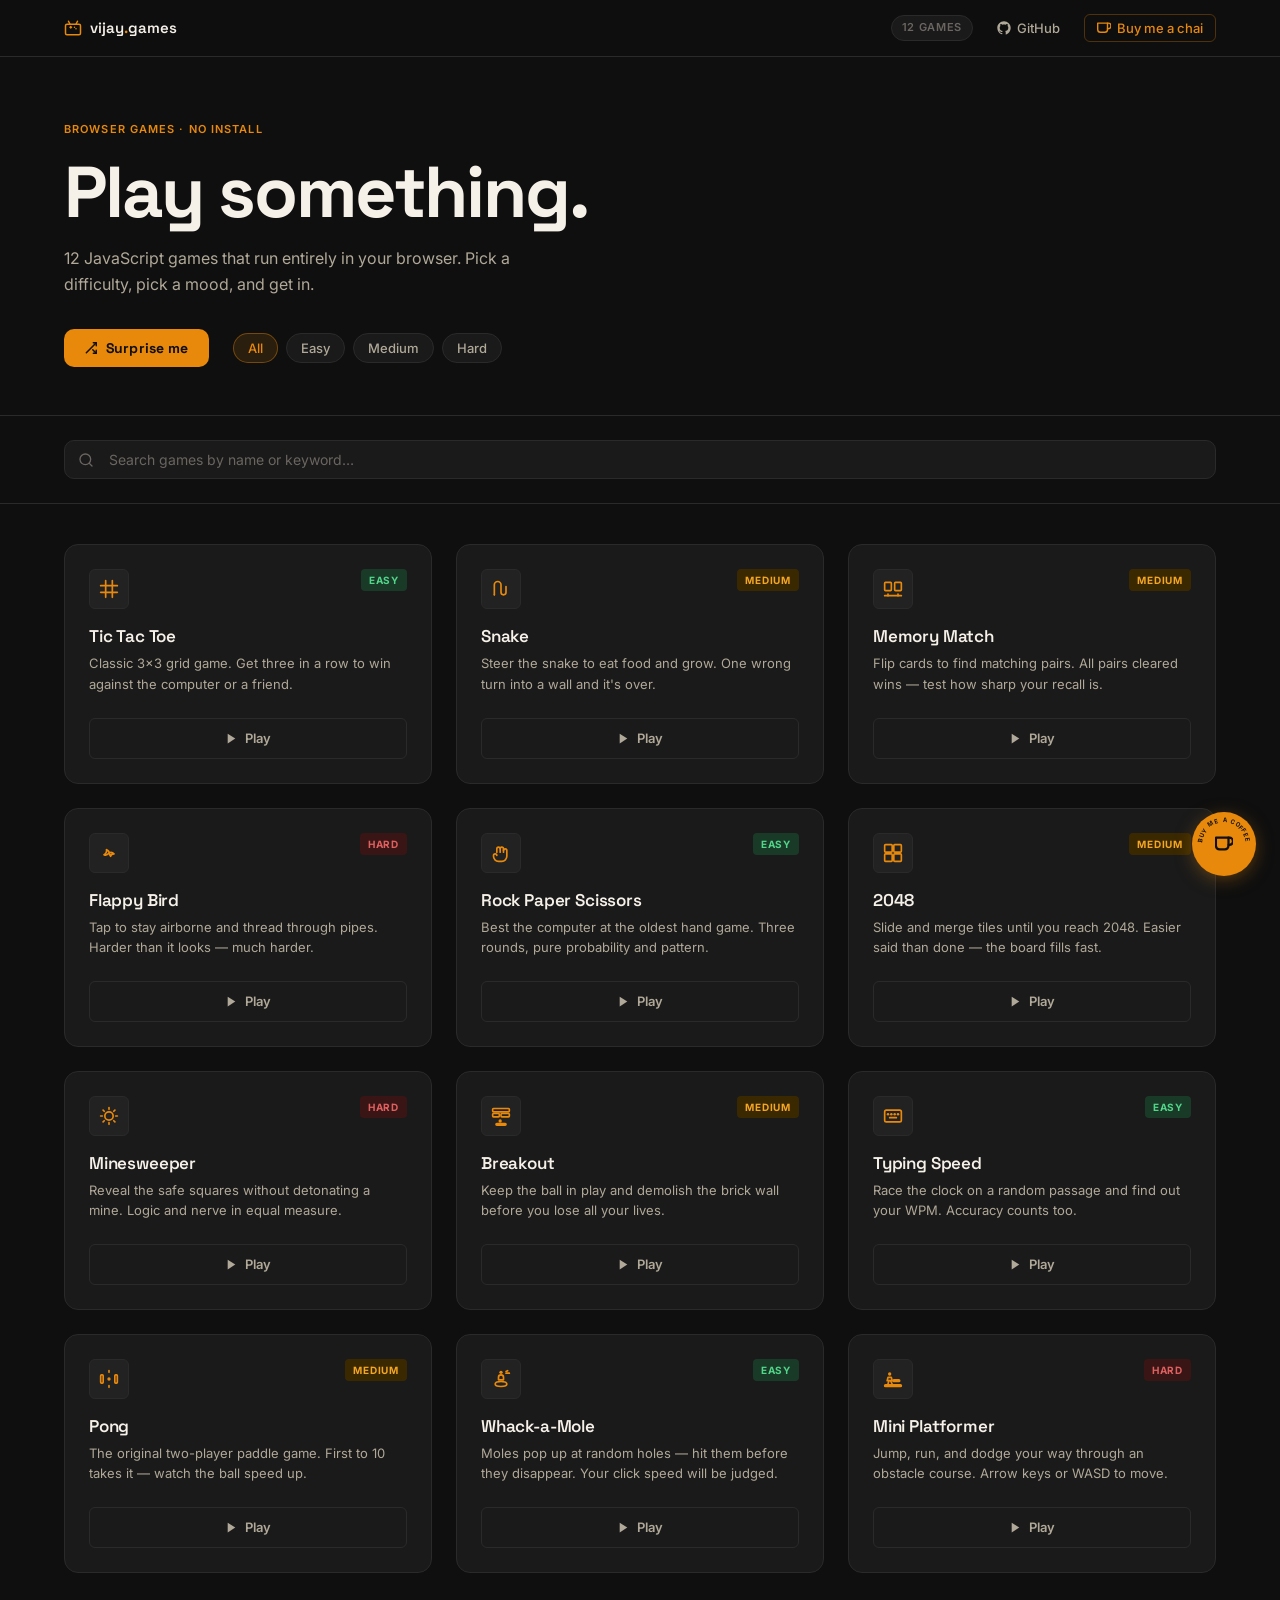
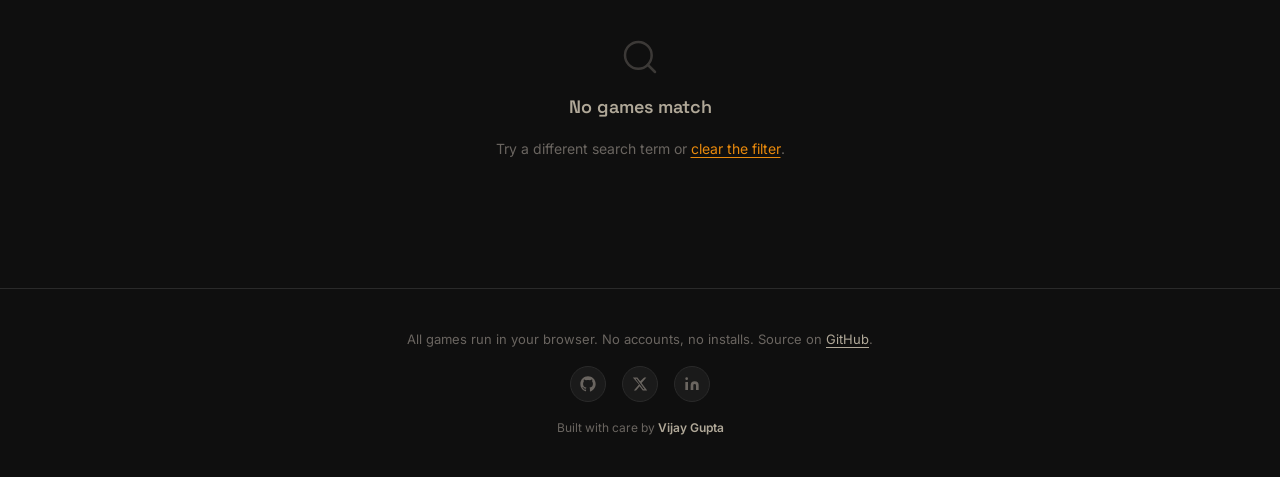
<file: index.html>
<!DOCTYPE html>
<html lang="en">
<head>
    <meta charset="UTF-8">
    <meta name="viewport" content="width=device-width, initial-scale=1.0">
    <title>JS Games — 12 browser games by Vijay Gupta</title>
    <meta name="description" content="12 JavaScript games playable in your browser. No install, no account. Tic-tac-toe to flappy bird.">

    <link rel="preconnect" href="https://fonts.googleapis.com">
    <link rel="preconnect" href="https://fonts.gstatic.com" crossorigin>
    <link href="https://fonts.googleapis.com/css2?family=Space+Grotesk:wght@400;500;600;700&family=Inter:wght@400;500;600&display=swap" rel="stylesheet">

    <link rel="stylesheet" href="style.css">
</head>
<body>

    <!-- ===== Nav ===== -->
    <header class="site-nav" role="banner">
        <div class="nav-inner">
            <a href="#" class="brand" aria-label="Vijay Gupta — games">
                <svg width="18" height="18" viewBox="0 0 24 24" fill="none" stroke="currentColor" stroke-width="2" stroke-linecap="round" stroke-linejoin="round" aria-hidden>
                    <rect x="2" y="7" width="20" height="14" rx="2"/>
                    <path d="M8 11h2m-1-1v2M14 11h.01M16 13h.01M6 3l2 4M18 3l-2 4"/>
                </svg>
                <span class="brand-name">vijay<span class="brand-dot">.</span>games</span>
            </a>
            <nav class="nav-meta" aria-label="Site meta">
                <span class="game-count-pill" id="gameCountPill">12 games</span>
                <a href="https://github.com/vijaygupta18" class="nav-link" target="_blank" rel="noopener">
                    <svg width="14" height="14" viewBox="0 0 24 24" fill="currentColor" aria-hidden><path d="M12 .5C5.6.5.5 5.6.5 12c0 5.1 3.3 9.4 7.8 10.9.6.1.8-.2.8-.5v-2c-3.2.7-3.9-1.4-3.9-1.4-.5-1.3-1.3-1.7-1.3-1.7-1-.7.1-.7.1-.7 1.1.1 1.7 1.2 1.7 1.2 1 1.7 2.7 1.2 3.4.9.1-.8.4-1.2.7-1.5-2.5-.3-5.2-1.3-5.2-5.7 0-1.3.5-2.3 1.2-3.1-.1-.3-.5-1.5.1-3.1 0 0 1-.3 3.2 1.2.9-.3 1.9-.4 2.9-.4s2 .1 2.9.4c2.2-1.5 3.2-1.2 3.2-1.2.6 1.6.2 2.8.1 3.1.8.8 1.2 1.9 1.2 3.1 0 4.5-2.7 5.4-5.3 5.7.4.4.8 1.1.8 2.2v3.3c0 .3.2.7.8.5C20.2 21.4 23.5 17 23.5 12 23.5 5.6 18.4.5 12 .5z"/></svg>
                    GitHub
                </a>
                <button type="button" class="nav-link nav-link-accent" data-open="support" aria-label="Buy me a coffee">
                    <svg width="14" height="14" viewBox="2 7 20 16" fill="none" stroke="currentColor" stroke-width="2" stroke-linecap="round" stroke-linejoin="round" aria-hidden>
                        <path d="M17 8h1a4 4 0 0 1 0 8h-1"/>
                        <path d="M3 8h14v9a4 4 0 0 1-4 4H7a4 4 0 0 1-4-4z"/>
                    </svg>
                    <span class="nav-link-label">Buy me a chai</span>
                </button>
            </nav>
        </div>
    </header>

    <main>
        <!-- ===== Hero ===== -->
        <section class="hero">
            <div class="hero-inner">
                <p class="hero-eyebrow">Browser games · No install</p>
                <h1 class="hero-title">Play something.</h1>
                <p class="hero-sub">12 JavaScript games that run entirely in your browser. Pick a difficulty, pick a mood, and get in.</p>
                <div class="hero-actions">
                    <button class="btn-primary" id="randomGameBtn">
                        <svg width="14" height="14" viewBox="0 0 24 24" fill="none" stroke="currentColor" stroke-width="2.5" stroke-linecap="round" stroke-linejoin="round" aria-hidden>
                            <polyline points="16 3 21 3 21 8"/>
                            <line x1="4" y1="20" x2="21" y2="3"/>
                            <polyline points="21 16 21 21 16 21"/>
                            <line x1="15" y1="15" x2="21" y2="21"/>
                        </svg>
                        Surprise me
                    </button>
                    <div class="filter-row" role="group" aria-label="Filter by difficulty">
                        <button class="filter-chip active" data-filter="all">All</button>
                        <button class="filter-chip" data-filter="easy">Easy</button>
                        <button class="filter-chip" data-filter="medium">Medium</button>
                        <button class="filter-chip" data-filter="hard">Hard</button>
                    </div>
                </div>
            </div>
        </section>

        <!-- ===== Search ===== -->
        <section class="search-bar-section">
            <div class="search-wrap">
                <svg class="search-icon" width="16" height="16" viewBox="0 0 24 24" fill="none" stroke="currentColor" stroke-width="2" stroke-linecap="round" stroke-linejoin="round" aria-hidden>
                    <circle cx="11" cy="11" r="8"/>
                    <line x1="21" y1="21" x2="16.65" y2="16.65"/>
                </svg>
                <input type="search" id="searchInput" class="search-input" placeholder="Search games by name or keyword…" autocomplete="off" spellcheck="false" aria-label="Search games">
                <button class="search-clear" id="searchClear" aria-label="Clear search" hidden>
                    <svg width="14" height="14" viewBox="0 0 24 24" fill="none" stroke="currentColor" stroke-width="2.5" stroke-linecap="round" aria-hidden>
                        <line x1="18" y1="6" x2="6" y2="18"/><line x1="6" y1="6" x2="18" y2="18"/>
                    </svg>
                </button>
            </div>
        </section>

        <!-- ===== Games grid ===== -->
        <section class="catalog-section">
            <div class="catalog-inner">
                <div class="games-grid" id="gamesGrid">
                    <!-- injected by script.js -->
                </div>

                <!-- Empty state -->
                <div class="empty-state" id="emptyState" hidden>
                    <svg width="40" height="40" viewBox="0 0 24 24" fill="none" stroke="currentColor" stroke-width="1.5" stroke-linecap="round" stroke-linejoin="round" aria-hidden>
                        <circle cx="11" cy="11" r="8"/>
                        <line x1="21" y1="21" x2="16.65" y2="16.65"/>
                    </svg>
                    <h3>No games match</h3>
                    <p>Try a different search term or <button class="empty-reset" id="emptyReset">clear the filter</button>.</p>
                </div>
            </div>
        </section>
    </main>

    <!-- ===== Footer ===== -->
    <footer class="site-foot">
        <div class="foot-inner">
            <p class="foot-copy">All games run in your browser. No accounts, no installs. Source on <a href="https://github.com/vijaygupta18" target="_blank" rel="noopener">GitHub</a>.</p>
            <div class="foot-social">
                <a href="https://github.com/vijaygupta18" class="social-link" target="_blank" rel="noopener" aria-label="GitHub">
                    <svg width="16" height="16" viewBox="0 0 24 24" fill="currentColor" aria-hidden><path d="M12 .5C5.6.5.5 5.6.5 12c0 5.1 3.3 9.4 7.8 10.9.6.1.8-.2.8-.5v-2c-3.2.7-3.9-1.4-3.9-1.4-.5-1.3-1.3-1.7-1.3-1.7-1-.7.1-.7.1-.7 1.1.1 1.7 1.2 1.7 1.2 1 1.7 2.7 1.2 3.4.9.1-.8.4-1.2.7-1.5-2.5-.3-5.2-1.3-5.2-5.7 0-1.3.5-2.3 1.2-3.1-.1-.3-.5-1.5.1-3.1 0 0 1-.3 3.2 1.2.9-.3 1.9-.4 2.9-.4s2 .1 2.9.4c2.2-1.5 3.2-1.2 3.2-1.2.6 1.6.2 2.8.1 3.1.8.8 1.2 1.9 1.2 3.1 0 4.5-2.7 5.4-5.3 5.7.4.4.8 1.1.8 2.2v3.3c0 .3.2.7.8.5C20.2 21.4 23.5 17 23.5 12 23.5 5.6 18.4.5 12 .5z"/></svg>
                </a>
                <a href="https://twitter.com/vijaygupta1818" class="social-link" target="_blank" rel="noopener" aria-label="Twitter">
                    <svg width="16" height="16" viewBox="0 0 24 24" fill="currentColor" aria-hidden><path d="M18.244 2.25h3.308l-7.227 8.26 8.502 11.24H16.17l-4.714-6.231-5.401 6.231H2.746l7.73-8.835L1.254 2.25H8.08l4.259 5.629 5.905-5.629Zm-1.161 17.52h1.833L7.084 4.126H5.117z"/></svg>
                </a>
                <a href="https://linkedin.com/in/vijaygupta18" class="social-link" target="_blank" rel="noopener" aria-label="LinkedIn">
                    <svg width="16" height="16" viewBox="0 0 24 24" fill="currentColor" aria-hidden><path d="M16 8a6 6 0 0 1 6 6v7h-4v-7a2 2 0 0 0-2-2 2 2 0 0 0-2 2v7h-4v-7a6 6 0 0 1 6-6z"/><rect x="2" y="9" width="4" height="12"/><circle cx="4" cy="4" r="2"/></svg>
                </a>
            </div>
            <p class="foot-attr">Built with care by <strong>Vijay Gupta</strong></p>
        </div>
    </footer>

    <!-- ===== Loading overlay ===== -->
    <div class="loading-overlay" id="loadingOverlay" aria-hidden="true">
        <div class="loading-inner">
            <div class="loading-ring" aria-hidden="true">
                <svg viewBox="0 0 50 50" fill="none" stroke="currentColor" stroke-width="4" stroke-linecap="round">
                    <circle cx="25" cy="25" r="20" stroke-opacity="0.2"/>
                    <path class="loading-arc" d="M25 5 A20 20 0 0 1 45 25"/>
                </svg>
            </div>
            <p class="loading-label">Loading game…</p>
        </div>
    </div>

    <!-- ===== Support FAB ===== -->
    <button id="supportFab" class="support-fab" aria-label="Buy me a coffee" title="Buy me a coffee — support the project">
        <svg viewBox="0 0 100 100" class="support-fab-arc" aria-hidden="true">
            <defs>
                <path id="bmcArc" d="M 16,50 A 34,34 0 0,1 84,50" fill="none"/>
            </defs>
            <text class="support-fab-text">
                <textPath href="#bmcArc" startOffset="50%" text-anchor="middle">BUY ME A COFFEE</textPath>
            </text>
        </svg>
        <svg class="support-fab-icon" viewBox="2 7 20 16" fill="none" stroke="currentColor" stroke-width="2.5" stroke-linecap="round" stroke-linejoin="round" aria-hidden="true">
            <path d="M17 8h1a4 4 0 0 1 0 8h-1"/>
            <path d="M3 8h14v9a4 4 0 0 1-4 4H7a4 4 0 0 1-4-4z"/>
        </svg>
    </button>

    <!-- ===== Support Dialog ===== -->
    <div id="supportDialog" class="support-dialog" aria-hidden="true" role="dialog" aria-labelledby="supportTitle">
        <div class="support-backdrop" data-close></div>
        <div class="support-panel" role="document">
            <button class="support-close" data-close aria-label="Close">
                <svg viewBox="0 0 24 24" fill="none" stroke="currentColor" stroke-width="2" stroke-linecap="round" aria-hidden="true">
                    <line x1="18" y1="6" x2="6" y2="18"/><line x1="6" y1="6" x2="18" y2="18"/>
                </svg>
            </button>
            <div class="support-body">
                <div class="support-badge">
                    <svg viewBox="2 7 20 16" fill="none" stroke="currentColor" stroke-width="1.8" stroke-linecap="round" stroke-linejoin="round" aria-hidden="true">
                        <path d="M17 8h1a4 4 0 0 1 0 8h-1"/>
                        <path d="M3 8h14v9a4 4 0 0 1-4 4H7a4 4 0 0 1-4-4z"/>
                    </svg>
                </div>
                <h2 id="supportTitle" class="support-title">Enjoying the games?</h2>
                <p class="support-sub">Every game here is free, open-source, and runs locally. A chai or coffee keeps the arcade lights on.</p>
                <div class="support-amounts">
                    <a id="amount49" class="support-amount" href="#">
                        <span class="support-amount-label">Chai</span>
                        <span class="support-amount-value">₹49</span>
                    </a>
                    <a id="amount99" class="support-amount" href="#">
                        <span class="support-amount-label">Coffee</span>
                        <span class="support-amount-value">₹99</span>
                    </a>
                </div>
                <div class="support-qr-wrap">
                    <p class="support-qr-label">Or scan with any UPI app</p>
                    <div class="support-qr">
                        <img src="https://raw.githubusercontent.com/vijaygupta18/system-design-simulator/main/public/support-upi-qr.jpg" alt="UPI QR code — scan to support Vijay Gupta" loading="lazy"/>
                    </div>
                </div>
                <button id="supportCopyBtn" class="support-copy" type="button">
                    <span id="supportUpiId">vijaygupta1818@ptyes</span>
                    <svg id="supportCopyIcon" viewBox="0 0 24 24" fill="none" stroke="currentColor" stroke-width="2" stroke-linecap="round" stroke-linejoin="round" aria-hidden="true">
                        <rect x="9" y="9" width="13" height="13" rx="2" ry="2"/>
                        <path d="M5 15H4a2 2 0 0 1-2-2V4a2 2 0 0 1 2-2h9a2 2 0 0 1 2 2v1"/>
                    </svg>
                </button>
                <p class="support-hint">Pay what feels right · No pressure · No ads</p>
                <div class="support-foot">
                    <span>Built with</span>
                    <svg viewBox="0 0 24 24" fill="currentColor" aria-hidden="true"><path d="M12 21s-7-4.5-7-10a5 5 0 0 1 9-3 5 5 0 0 1 9 3c0 5.5-7 10-7 10z"/></svg>
                    <span>by <strong>Vijay Gupta</strong></span>
                </div>
            </div>
        </div>
    </div>

    <script src="script.js"></script>
</body>
</html>
</file>
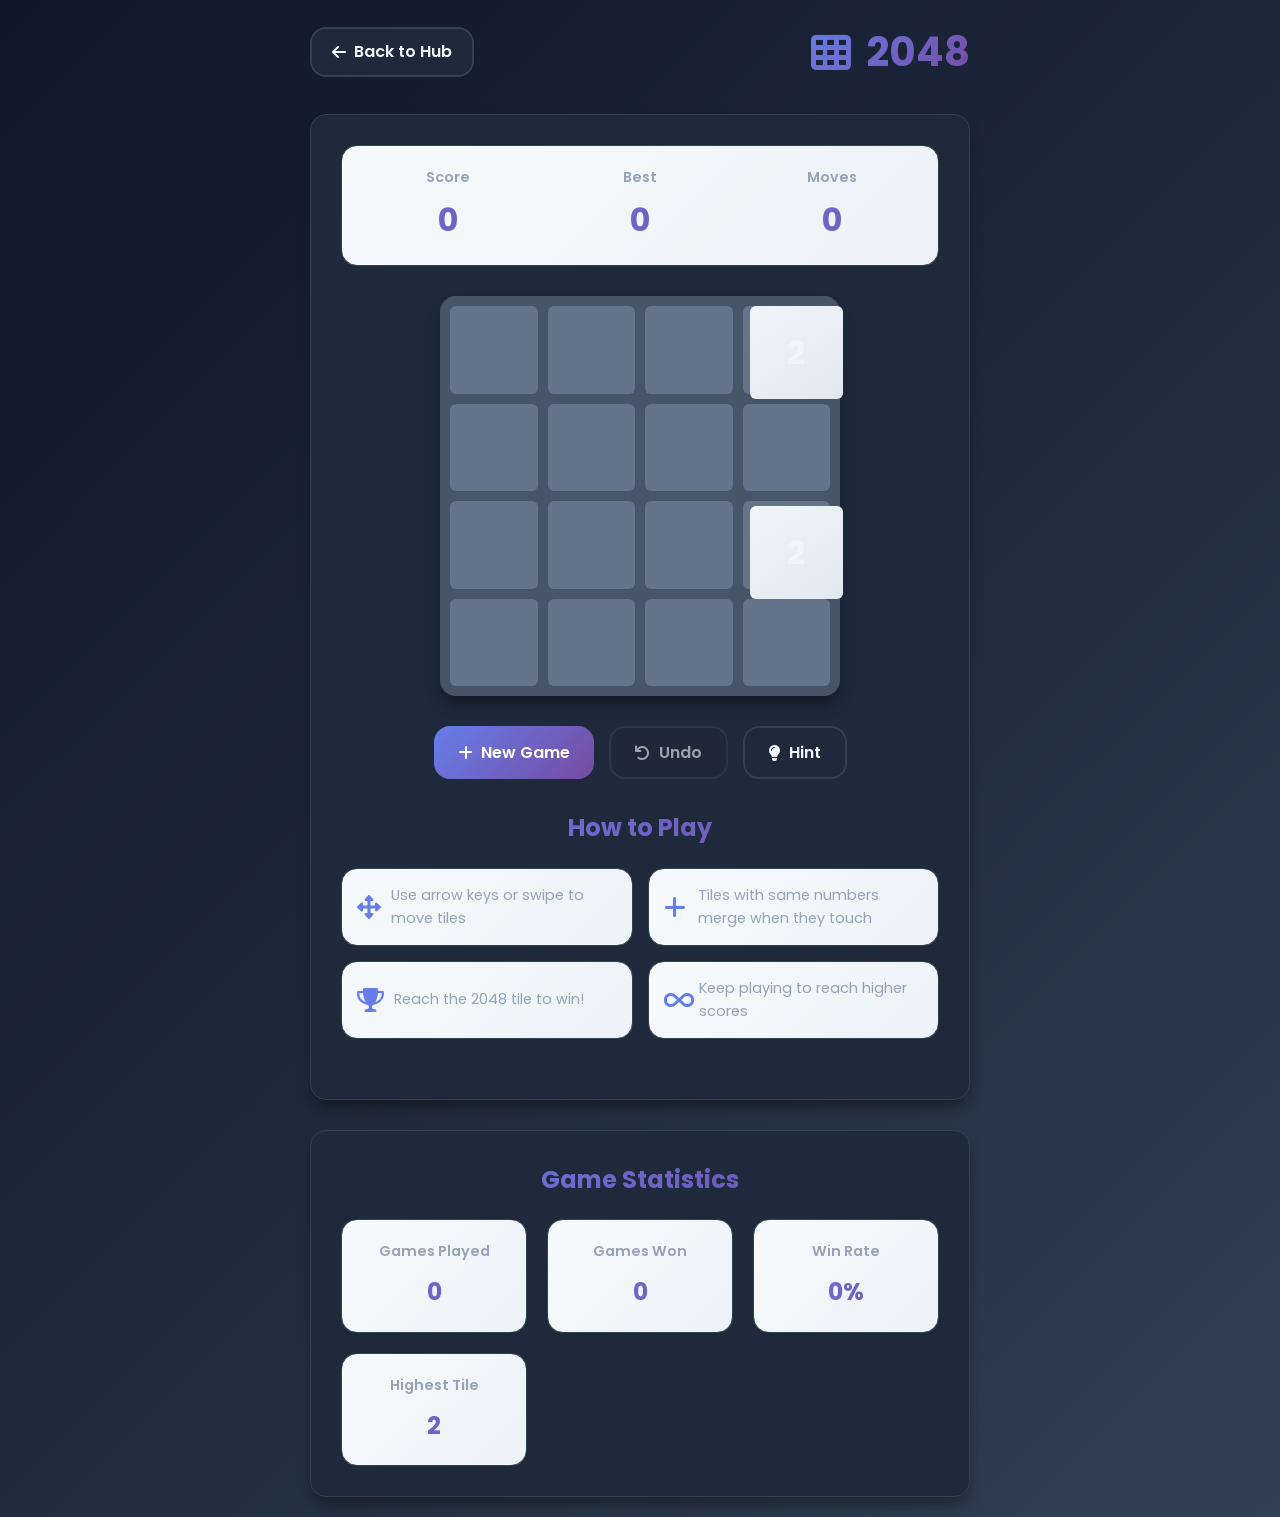
<file: games/2048/index.html>
<!DOCTYPE html>
<html lang="en">
<head>
    <meta charset="UTF-8">
    <meta name="viewport" content="width=device-width, initial-scale=1.0">
    <title>2048 - JS Games Hub</title>
    <link rel="stylesheet" href="style.css">
    <link href="https://fonts.googleapis.com/css2?family=Poppins:wght@300;400;600;700&display=swap" rel="stylesheet">
    <link rel="stylesheet" href="https://cdnjs.cloudflare.com/ajax/libs/font-awesome/6.0.0/css/all.min.css">
</head>
<body>
    <div class="container">
        <header class="header">
            <a href="../../index.html" class="back-btn">
                <i class="fas fa-arrow-left"></i>
                Back to Hub
            </a>
            <h1 class="game-title">
                <i class="fas fa-th"></i>
                2048
            </h1>
        </header>

        <main class="game-container">
            <div class="game-info">
                <div class="score-board">
                    <div class="score-item">
                        <span class="score-label">Score</span>
                        <span class="score-value" id="currentScore">0</span>
                    </div>
                    <div class="score-item">
                        <span class="score-label">Best</span>
                        <span class="score-value" id="bestScore">0</span>
                    </div>
                    <div class="score-item">
                        <span class="score-label">Moves</span>
                        <span class="score-value" id="moveCount">0</span>
                    </div>
                </div>
            </div>

            <div class="game-area">
                <div class="game-grid" id="gameGrid">
                    <!-- Grid cells will be generated dynamically -->
                </div>
                <div class="game-overlay" id="gameOverlay">
                    <div class="overlay-content">
                        <h2 id="overlayTitle">Game Over!</h2>
                        <p id="overlayMessage">No more moves available</p>
                        <div class="overlay-buttons">
                            <button class="btn btn-primary" id="tryAgainBtn">
                                <i class="fas fa-redo"></i>
                                Try Again
                            </button>
                            <button class="btn btn-secondary" id="continueBtn" style="display: none;">
                                <i class="fas fa-play"></i>
                                Continue
                            </button>
                        </div>
                    </div>
                </div>
            </div>

            <div class="game-controls">
                <button class="btn btn-primary" id="newGameBtn">
                    <i class="fas fa-plus"></i>
                    New Game
                </button>
                <button class="btn btn-secondary" id="undoBtn" disabled>
                    <i class="fas fa-undo"></i>
                    Undo
                </button>
                <button class="btn btn-secondary" id="hintBtn">
                    <i class="fas fa-lightbulb"></i>
                    Hint
                </button>
            </div>

            <div class="game-instructions">
                <h3>How to Play</h3>
                <div class="instructions-grid">
                    <div class="instruction-item">
                        <i class="fas fa-arrows-alt"></i>
                        <span>Use arrow keys or swipe to move tiles</span>
                    </div>
                    <div class="instruction-item">
                        <i class="fas fa-plus"></i>
                        <span>Tiles with same numbers merge when they touch</span>
                    </div>
                    <div class="instruction-item">
                        <i class="fas fa-trophy"></i>
                        <span>Reach the 2048 tile to win!</span>
                    </div>
                    <div class="instruction-item">
                        <i class="fas fa-infinity"></i>
                        <span>Keep playing to reach higher scores</span>
                    </div>
                </div>
            </div>
        </main>

        <div class="stats-panel">
            <h3>Game Statistics</h3>
            <div class="stats-grid">
                <div class="stat-item">
                    <span class="stat-label">Games Played</span>
                    <span class="stat-value" id="gamesPlayed">0</span>
                </div>
                <div class="stat-item">
                    <span class="stat-label">Games Won</span>
                    <span class="stat-value" id="gamesWon">0</span>
                </div>
                <div class="stat-item">
                    <span class="stat-label">Win Rate</span>
                    <span class="stat-value" id="winRate">0%</span>
                </div>
                <div class="stat-item">
                    <span class="stat-label">Highest Tile</span>
                    <span class="stat-value" id="highestTile">2</span>
                </div>
            </div>
        </div>
    </div>

    <script src="script.js"></script>
</body>
</html>
</file>
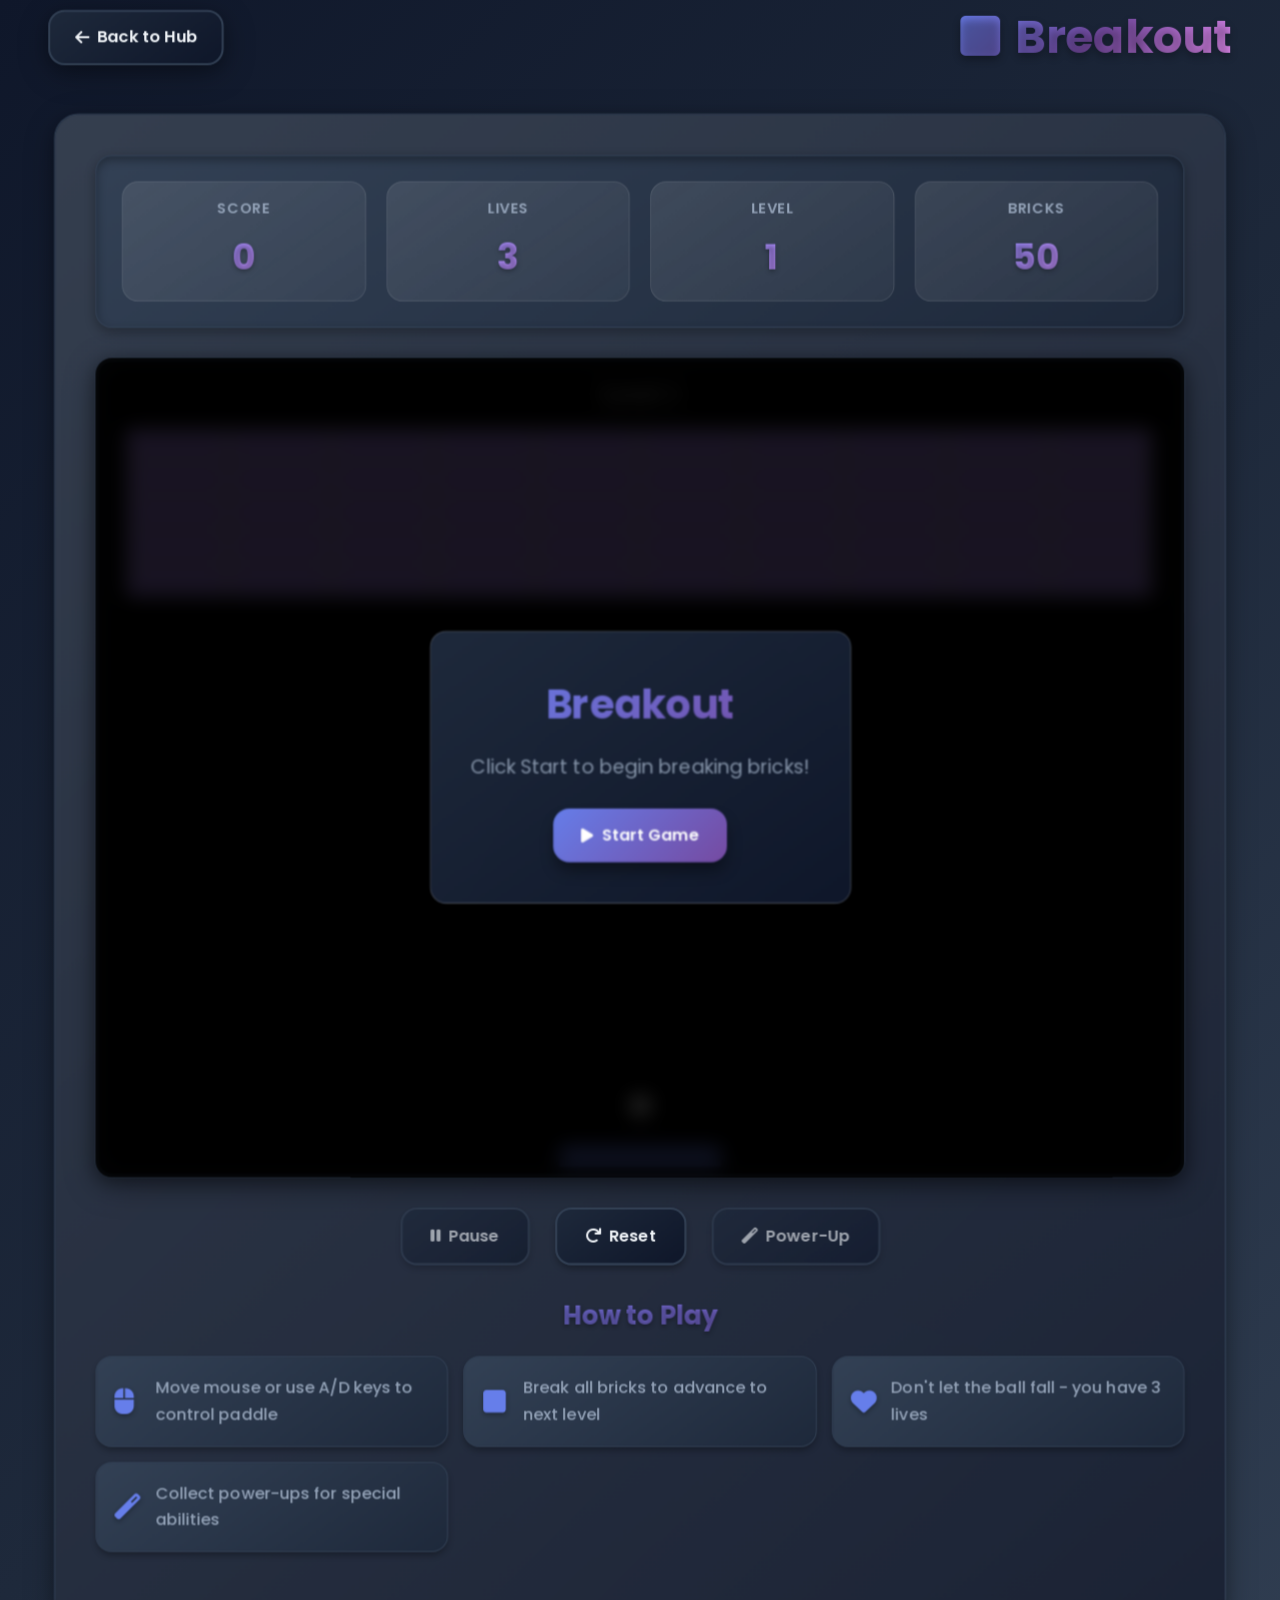
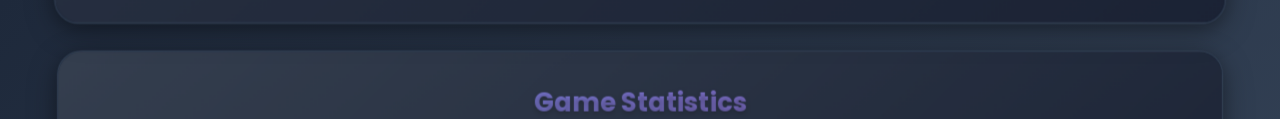
<file: games/breakout/index.html>
<!DOCTYPE html>
<html lang="en">
<head>
    <meta charset="UTF-8">
    <meta name="viewport" content="width=device-width, initial-scale=1.0">
    <title>Breakout - JS Games Hub</title>
    <link rel="stylesheet" href="style.css">
    <link href="https://fonts.googleapis.com/css2?family=Poppins:wght@300;400;600;700&display=swap" rel="stylesheet">
    <link rel="stylesheet" href="https://cdnjs.cloudflare.com/ajax/libs/font-awesome/6.0.0/css/all.min.css">
</head>
<body>
    <div class="container">
        <header class="header">
            <a href="../../index.html" class="back-btn">
                <i class="fas fa-arrow-left"></i>
                Back to Hub
            </a>
            <h1 class="game-title">
                <i class="fas fa-square"></i>
                Breakout
            </h1>
        </header>

        <main class="game-container">
            <div class="game-info">
                <div class="score-board">
                    <div class="score-item">
                        <span class="score-label">Score</span>
                        <span class="score-value" id="scoreDisplay">0</span>
                    </div>
                    <div class="score-item">
                        <span class="score-label">Lives</span>
                        <span class="score-value" id="livesDisplay">3</span>
                    </div>
                    <div class="score-item">
                        <span class="score-label">Level</span>
                        <span class="score-value" id="levelDisplay">1</span>
                    </div>
                    <div class="score-item">
                        <span class="score-label">Bricks</span>
                        <span class="score-value" id="bricksDisplay">0</span>
                    </div>
                </div>
            </div>

            <div class="game-area">
                <canvas id="gameCanvas" width="800" height="600"></canvas>
                <div class="game-overlay" id="gameOverlay">
                    <div class="overlay-content">
                        <h2 id="overlayTitle">Breakout</h2>
                        <p id="overlayMessage">Click Start to begin breaking bricks!</p>
                        <div class="overlay-buttons">
                            <button class="btn btn-primary" id="startBtn">
                                <i class="fas fa-play"></i>
                                Start Game
                            </button>
                        </div>
                    </div>
                </div>
            </div>

            <div class="game-controls">
                <button class="btn btn-secondary" id="pauseBtn" disabled>
                    <i class="fas fa-pause"></i>
                    Pause
                </button>
                <button class="btn btn-secondary" id="resetBtn">
                    <i class="fas fa-redo"></i>
                    Reset
                </button>
                <button class="btn btn-secondary" id="powerUpBtn" disabled>
                    <i class="fas fa-magic"></i>
                    Power-Up
                </button>
            </div>

            <div class="game-instructions">
                <h3>How to Play</h3>
                <div class="instructions-grid">
                    <div class="instruction-item">
                        <i class="fas fa-mouse"></i>
                        <span>Move mouse or use A/D keys to control paddle</span>
                    </div>
                    <div class="instruction-item">
                        <i class="fas fa-square"></i>
                        <span>Break all bricks to advance to next level</span>
                    </div>
                    <div class="instruction-item">
                        <i class="fas fa-heart"></i>
                        <span>Don't let the ball fall - you have 3 lives</span>
                    </div>
                    <div class="instruction-item">
                        <i class="fas fa-magic"></i>
                        <span>Collect power-ups for special abilities</span>
                    </div>
                </div>
            </div>
        </main>

        <div class="stats-panel">
            <h3>Game Statistics</h3>
            <div class="stats-grid">
                <div class="stat-item">
                    <span class="stat-label">High Score</span>
                    <span class="stat-value" id="highScore">0</span>
                </div>
                <div class="stat-item">
                    <span class="stat-label">Games Played</span>
                    <span class="stat-value" id="gamesPlayed">0</span>
                </div>
                <div class="stat-item">
                    <span class="stat-label">Levels Completed</span>
                    <span class="stat-value" id="levelsCompleted">0</span>
                </div>
                <div class="stat-item">
                    <span class="stat-label">Total Bricks</span>
                    <span class="stat-value" id="totalBricks">0</span>
                </div>
            </div>
        </div>
    </div>

    <script src="script.js"></script>
</body>
</html>
</file>
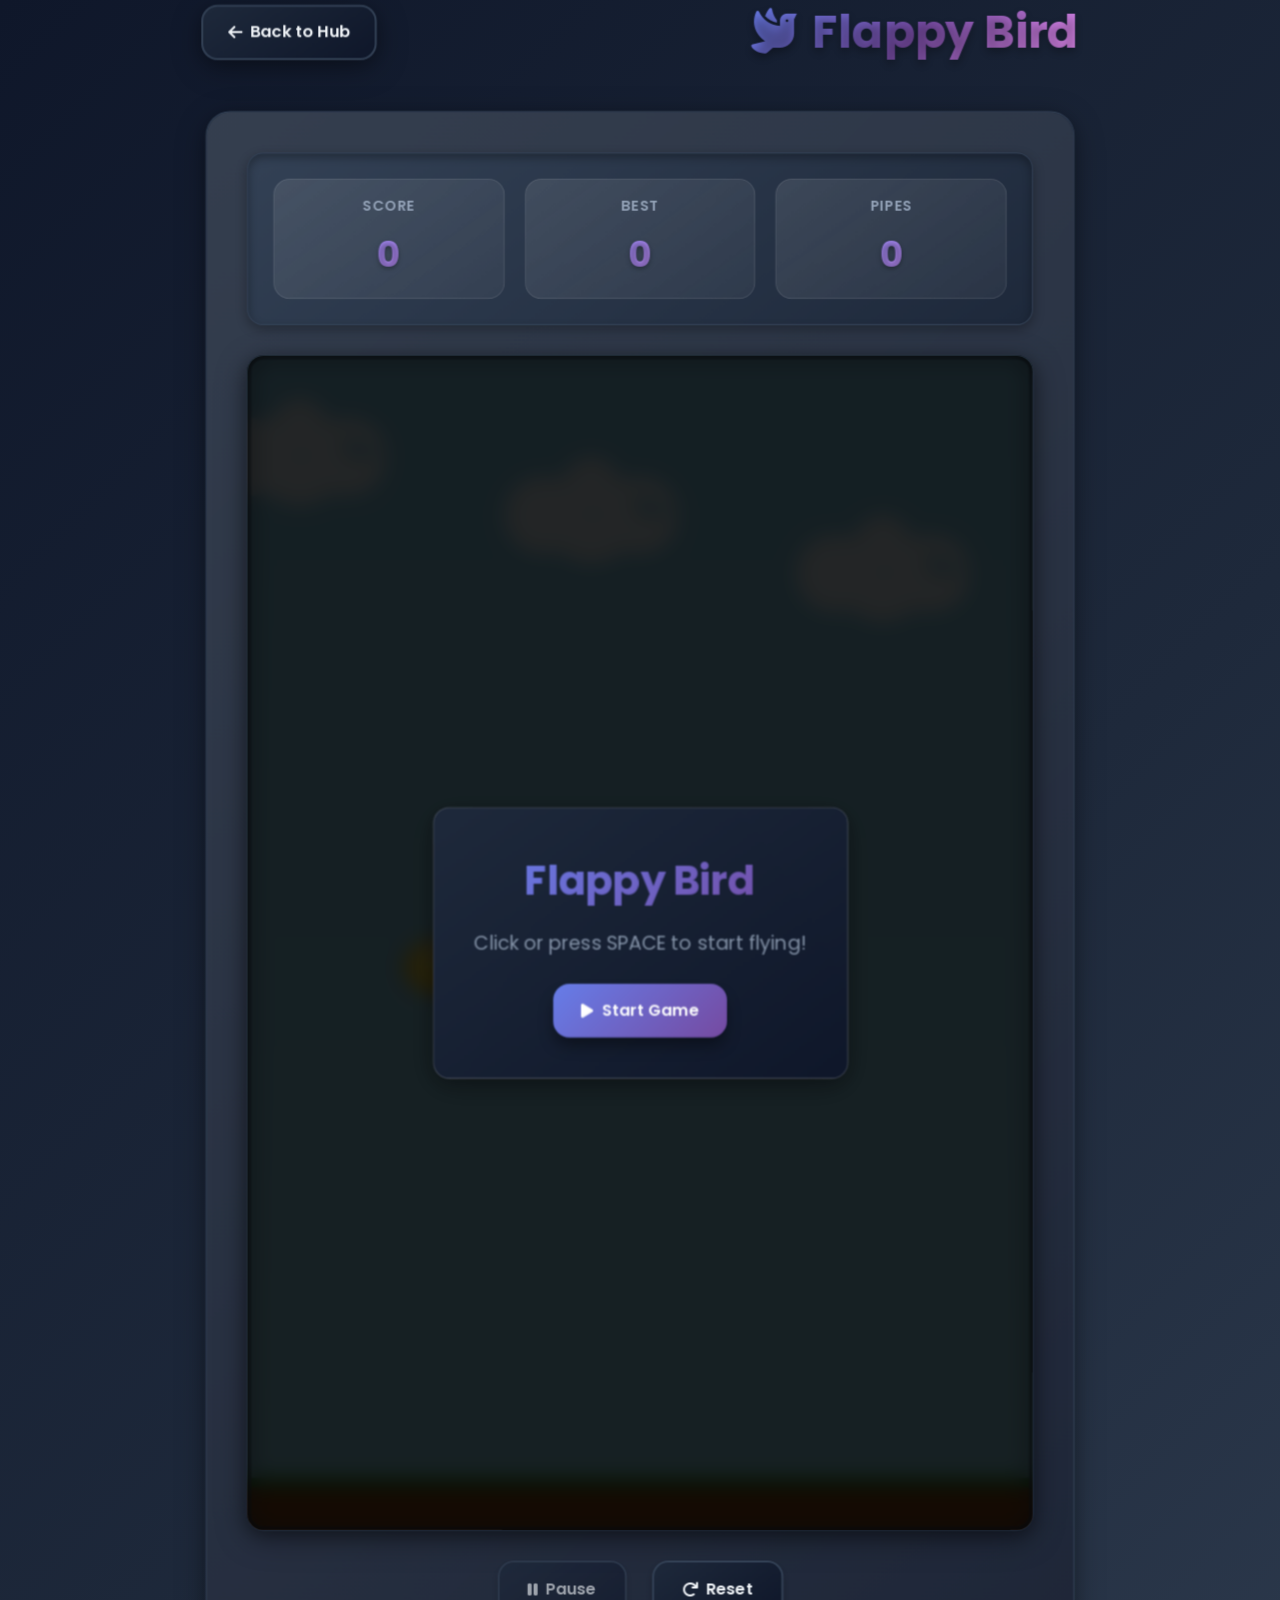
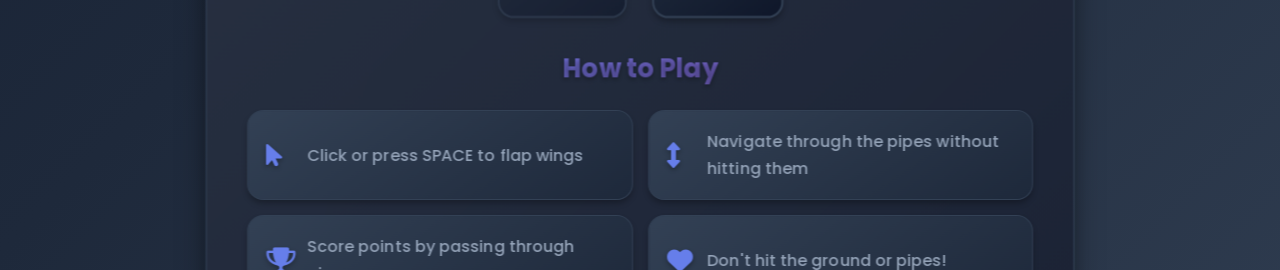
<file: games/flappy-bird/index.html>
<!DOCTYPE html>
<html lang="en">
<head>
    <meta charset="UTF-8">
    <meta name="viewport" content="width=device-width, initial-scale=1.0">
    <title>Flappy Bird - JS Games Hub</title>
    <link rel="stylesheet" href="style.css">
    <link href="https://fonts.googleapis.com/css2?family=Poppins:wght@300;400;600;700&display=swap" rel="stylesheet">
    <link rel="stylesheet" href="https://cdnjs.cloudflare.com/ajax/libs/font-awesome/6.0.0/css/all.min.css">
</head>
<body>
    <div class="container">
        <header class="header">
            <a href="../../index.html" class="back-btn">
                <i class="fas fa-arrow-left"></i>
                Back to Hub
            </a>
            <h1 class="game-title">
                <i class="fas fa-dove"></i>
                Flappy Bird
            </h1>
        </header>

        <main class="game-container">
            <div class="game-info">
                <div class="score-board">
                    <div class="score-item">
                        <span class="score-label">Score</span>
                        <span class="score-value" id="scoreDisplay">0</span>
                    </div>
                    <div class="score-item">
                        <span class="score-label">Best</span>
                        <span class="score-value" id="bestScore">0</span>
                    </div>
                    <div class="score-item">
                        <span class="score-label">Pipes</span>
                        <span class="score-value" id="pipesDisplay">0</span>
                    </div>
                </div>
            </div>

            <div class="game-area">
                <canvas id="gameCanvas" width="400" height="600"></canvas>
                <div class="game-overlay" id="gameOverlay">
                    <div class="overlay-content">
                        <h2 id="overlayTitle">Flappy Bird</h2>
                        <p id="overlayMessage">Click or press SPACE to start flying!</p>
                        <div class="overlay-buttons">
                            <button class="btn btn-primary" id="startBtn">
                                <i class="fas fa-play"></i>
                                Start Game
                            </button>
                        </div>
                    </div>
                </div>
            </div>

            <div class="game-controls">
                <button class="btn btn-secondary" id="pauseBtn" disabled>
                    <i class="fas fa-pause"></i>
                    Pause
                </button>
                <button class="btn btn-secondary" id="resetBtn">
                    <i class="fas fa-redo"></i>
                    Reset
                </button>
            </div>

            <div class="game-instructions">
                <h3>How to Play</h3>
                <div class="instructions-grid">
                    <div class="instruction-item">
                        <i class="fas fa-mouse-pointer"></i>
                        <span>Click or press SPACE to flap wings</span>
                    </div>
                    <div class="instruction-item">
                        <i class="fas fa-arrows-alt-v"></i>
                        <span>Navigate through the pipes without hitting them</span>
                    </div>
                    <div class="instruction-item">
                        <i class="fas fa-trophy"></i>
                        <span>Score points by passing through pipes</span>
                    </div>
                    <div class="instruction-item">
                        <i class="fas fa-heart"></i>
                        <span>Don't hit the ground or pipes!</span>
                    </div>
                </div>
            </div>
        </main>

        <div class="stats-panel">
            <h3>Game Statistics</h3>
            <div class="stats-grid">
                <div class="stat-item">
                    <span class="stat-label">High Score</span>
                    <span class="stat-value" id="highScore">0</span>
                </div>
                <div class="stat-item">
                    <span class="stat-label">Games Played</span>
                    <span class="stat-value" id="gamesPlayed">0</span>
                </div>
                <div class="stat-item">
                    <span class="stat-label">Total Pipes</span>
                    <span class="stat-value" id="totalPipes">0</span>
                </div>
                <div class="stat-item">
                    <span class="stat-label">Best Streak</span>
                    <span class="stat-value" id="bestStreak">0</span>
                </div>
            </div>
        </div>
    </div>

    <script src="script.js"></script>
</body>
</html>
</file>
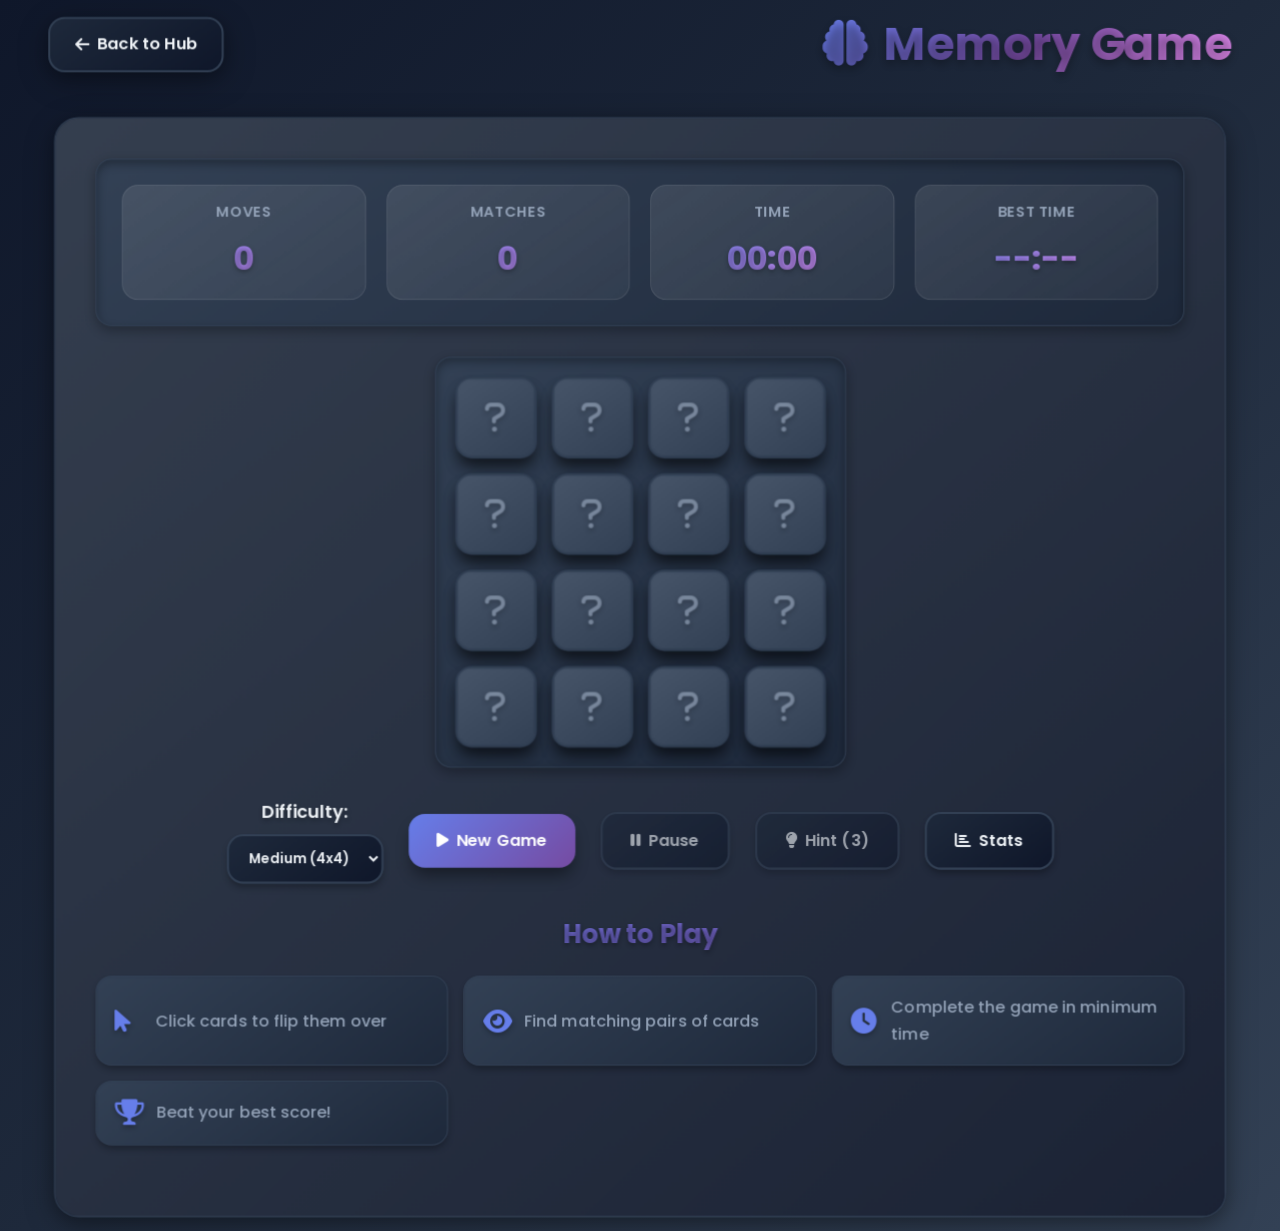
<file: games/memory/index.html>
<!DOCTYPE html>
<html lang="en">
<head>
    <meta charset="UTF-8">
    <meta name="viewport" content="width=device-width, initial-scale=1.0">
    <title>Memory Game - JS Games Hub</title>
    <link rel="stylesheet" href="style.css">
    <link href="https://fonts.googleapis.com/css2?family=Poppins:wght@300;400;600;700&display=swap" rel="stylesheet">
    <link rel="stylesheet" href="https://cdnjs.cloudflare.com/ajax/libs/font-awesome/6.0.0/css/all.min.css">
</head>
<body>
    <div class="container">
        <header class="header">
            <a href="../../index.html" class="back-btn">
                <i class="fas fa-arrow-left"></i>
                Back to Hub
            </a>
            <h1 class="game-title">
                <i class="fas fa-brain"></i>
                Memory Game
            </h1>
        </header>

        <main class="game-container">
            <div class="game-info">
                <div class="stats-board">
                    <div class="stat-item">
                        <span class="stat-label">Moves</span>
                        <span class="stat-value" id="movesDisplay">0</span>
                    </div>
                    <div class="stat-item">
                        <span class="stat-label">Matches</span>
                        <span class="stat-value" id="matchesDisplay">0</span>
                    </div>
                    <div class="stat-item">
                        <span class="stat-label">Time</span>
                        <span class="stat-value" id="timeDisplay">00:00</span>
                    </div>
                    <div class="stat-item">
                        <span class="stat-label">Best Time</span>
                        <span class="stat-value" id="bestTimeDisplay">--:--</span>
                    </div>
                </div>
            </div>

            <div class="game-area">
                <div class="memory-grid" id="memoryGrid">
                    <!-- Cards will be dynamically generated -->
                </div>
            </div>

            <div class="game-controls">
                <div class="difficulty-selector">
                    <label for="difficultySelect">Difficulty:</label>
                    <select id="difficultySelect">
                        <option value="easy">Easy (4x3)</option>
                        <option value="medium" selected>Medium (4x4)</option>
                        <option value="hard">Hard (6x4)</option>
                        <option value="expert">Expert (6x6)</option>
                    </select>
                </div>
                
                <button class="btn btn-primary" id="startBtn">
                    <i class="fas fa-play"></i>
                    New Game
                </button>
                <button class="btn btn-secondary" id="pauseBtn" disabled>
                    <i class="fas fa-pause"></i>
                    Pause
                </button>
                <button class="btn btn-secondary" id="hintBtn">
                    <i class="fas fa-lightbulb"></i>
                    Hint
                </button>
            </div>

            <div class="game-instructions">
                <h3>How to Play</h3>
                <div class="instructions-grid">
                    <div class="instruction-item">
                        <i class="fas fa-mouse-pointer"></i>
                        <span>Click cards to flip them over</span>
                    </div>
                    <div class="instruction-item">
                        <i class="fas fa-eye"></i>
                        <span>Find matching pairs of cards</span>
                    </div>
                    <div class="instruction-item">
                        <i class="fas fa-clock"></i>
                        <span>Complete the game in minimum time</span>
                    </div>
                    <div class="instruction-item">
                        <i class="fas fa-trophy"></i>
                        <span>Beat your best score!</span>
                    </div>
                </div>
            </div>
        </main>

        <div class="game-overlay" id="gameOverlay">
            <div class="overlay-content">
                <div class="result-icon">
                    <i class="fas fa-trophy"></i>
                </div>
                <h2 class="result-text">Congratulations!</h2>
                <div class="results-grid">
                    <div class="result-item">
                        <span class="result-label">Time</span>
                        <span class="result-value" id="finalTime">00:00</span>
                    </div>
                    <div class="result-item">
                        <span class="result-label">Moves</span>
                        <span class="result-value" id="finalMoves">0</span>
                    </div>
                    <div class="result-item">
                        <span class="result-label">Accuracy</span>
                        <span class="result-value" id="finalAccuracy">100%</span>
                    </div>
                    <div class="result-item">
                        <span class="result-label">Score</span>
                        <span class="result-value" id="finalScore">0</span>
                    </div>
                </div>
                <div class="performance-message" id="performanceMessage"></div>
                <button class="btn btn-primary" id="playAgainBtn">
                    <i class="fas fa-play"></i>
                    Play Again
                </button>
            </div>
        </div>
    </div>

    <script src="script.js"></script>
</body>
</html>
</file>
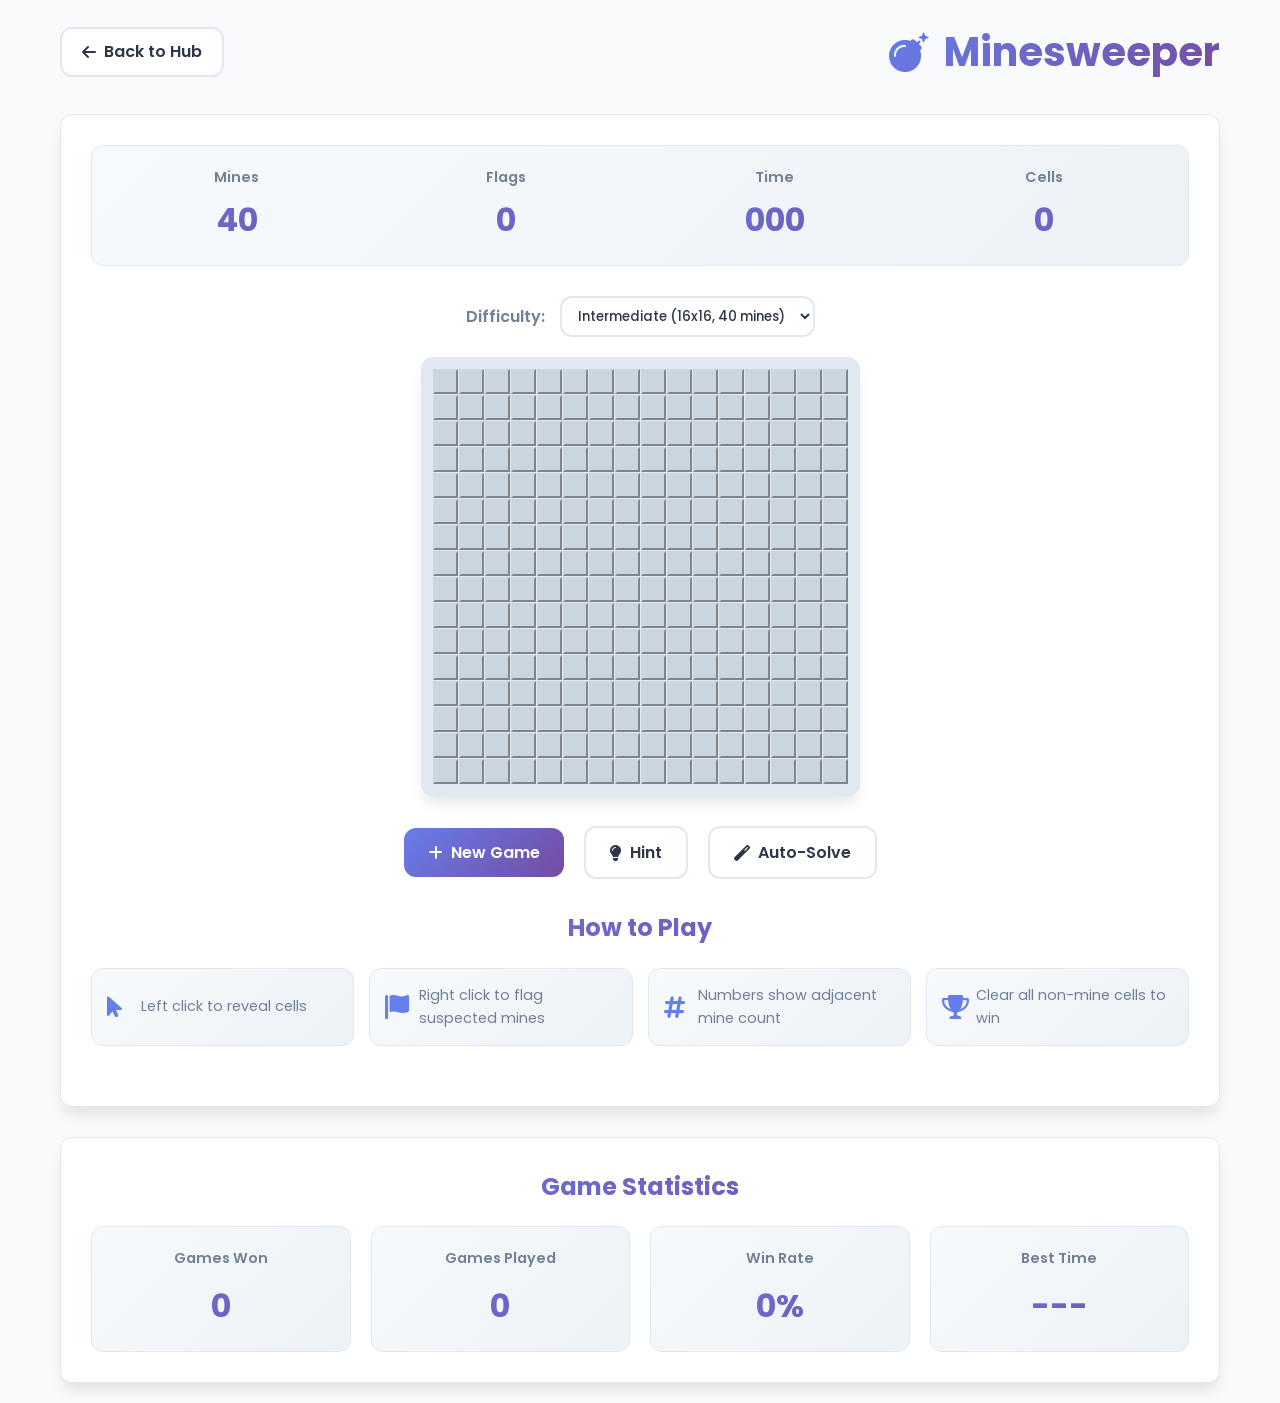
<file: games/minesweeper/index.html>
<!DOCTYPE html>
<html lang="en">
<head>
    <meta charset="UTF-8">
    <meta name="viewport" content="width=device-width, initial-scale=1.0">
    <title>Minesweeper - JS Games Hub</title>
    <link rel="stylesheet" href="style.css">
    <link href="https://fonts.googleapis.com/css2?family=Poppins:wght@300;400;600;700&display=swap" rel="stylesheet">
    <link rel="stylesheet" href="https://cdnjs.cloudflare.com/ajax/libs/font-awesome/6.0.0/css/all.min.css">
</head>
<body>
    <div class="container">
        <header class="header">
            <a href="../../index.html" class="back-btn">
                <i class="fas fa-arrow-left"></i>
                Back to Hub
            </a>
            <h1 class="game-title">
                <i class="fas fa-bomb"></i>
                Minesweeper
            </h1>
        </header>

        <main class="game-container">
            <div class="game-info">
                <div class="score-board">
                    <div class="score-item">
                        <span class="score-label">Mines</span>
                        <span class="score-value" id="minesDisplay">10</span>
                    </div>
                    <div class="score-item">
                        <span class="score-label">Flags</span>
                        <span class="score-value" id="flagsDisplay">0</span>
                    </div>
                    <div class="score-item">
                        <span class="score-label">Time</span>
                        <span class="score-value" id="timeDisplay">000</span>
                    </div>
                    <div class="score-item">
                        <span class="score-label">Cells</span>
                        <span class="score-value" id="cellsDisplay">0</span>
                    </div>
                </div>
            </div>

            <div class="difficulty-selector">
                <label for="difficultySelect">Difficulty:</label>
                <select id="difficultySelect">
                    <option value="beginner">Beginner (9x9, 10 mines)</option>
                    <option value="intermediate" selected>Intermediate (16x16, 40 mines)</option>
                    <option value="expert">Expert (30x16, 99 mines)</option>
                    <option value="custom">Custom</option>
                </select>
            </div>

            <div class="custom-settings" id="customSettings" style="display: none;">
                <div class="custom-input">
                    <label for="customWidth">Width:</label>
                    <input type="number" id="customWidth" min="5" max="30" value="16">
                </div>
                <div class="custom-input">
                    <label for="customHeight">Height:</label>
                    <input type="number" id="customHeight" min="5" max="24" value="16">
                </div>
                <div class="custom-input">
                    <label for="customMines">Mines:</label>
                    <input type="number" id="customMines" min="1" max="200" value="40">
                </div>
            </div>

            <div class="game-area">
                <div class="game-grid" id="gameGrid">
                    <!-- Grid cells will be generated dynamically -->
                </div>
                <div class="game-overlay" id="gameOverlay">
                    <div class="overlay-content">
                        <h2 id="overlayTitle">Minesweeper</h2>
                        <p id="overlayMessage">Click New Game to start!</p>
                        <div class="overlay-buttons">
                            <button class="btn btn-primary" id="newGameBtn">
                                <i class="fas fa-plus"></i>
                                New Game
                            </button>
                        </div>
                    </div>
                </div>
            </div>

            <div class="game-controls">
                <button class="btn btn-primary" id="startBtn">
                    <i class="fas fa-plus"></i>
                    New Game
                </button>
                <button class="btn btn-secondary" id="hintBtn">
                    <i class="fas fa-lightbulb"></i>
                    Hint
                </button>
                <button class="btn btn-secondary" id="autoSolveBtn">
                    <i class="fas fa-magic"></i>
                    Auto-Solve
                </button>
            </div>

            <div class="game-instructions">
                <h3>How to Play</h3>
                <div class="instructions-grid">
                    <div class="instruction-item">
                        <i class="fas fa-mouse-pointer"></i>
                        <span>Left click to reveal cells</span>
                    </div>
                    <div class="instruction-item">
                        <i class="fas fa-flag"></i>
                        <span>Right click to flag suspected mines</span>
                    </div>
                    <div class="instruction-item">
                        <i class="fas fa-hashtag"></i>
                        <span>Numbers show adjacent mine count</span>
                    </div>
                    <div class="instruction-item">
                        <i class="fas fa-trophy"></i>
                        <span>Clear all non-mine cells to win</span>
                    </div>
                </div>
            </div>
        </main>

        <div class="stats-panel">
            <h3>Game Statistics</h3>
            <div class="stats-grid">
                <div class="stat-item">
                    <span class="stat-label">Games Won</span>
                    <span class="stat-value" id="gamesWon">0</span>
                </div>
                <div class="stat-item">
                    <span class="stat-label">Games Played</span>
                    <span class="stat-value" id="gamesPlayed">0</span>
                </div>
                <div class="stat-item">
                    <span class="stat-label">Win Rate</span>
                    <span class="stat-value" id="winRate">0%</span>
                </div>
                <div class="stat-item">
                    <span class="stat-label">Best Time</span>
                    <span class="stat-value" id="bestTime">---</span>
                </div>
            </div>
        </div>
    </div>

    <script src="script.js"></script>
</body>
</html>
</file>
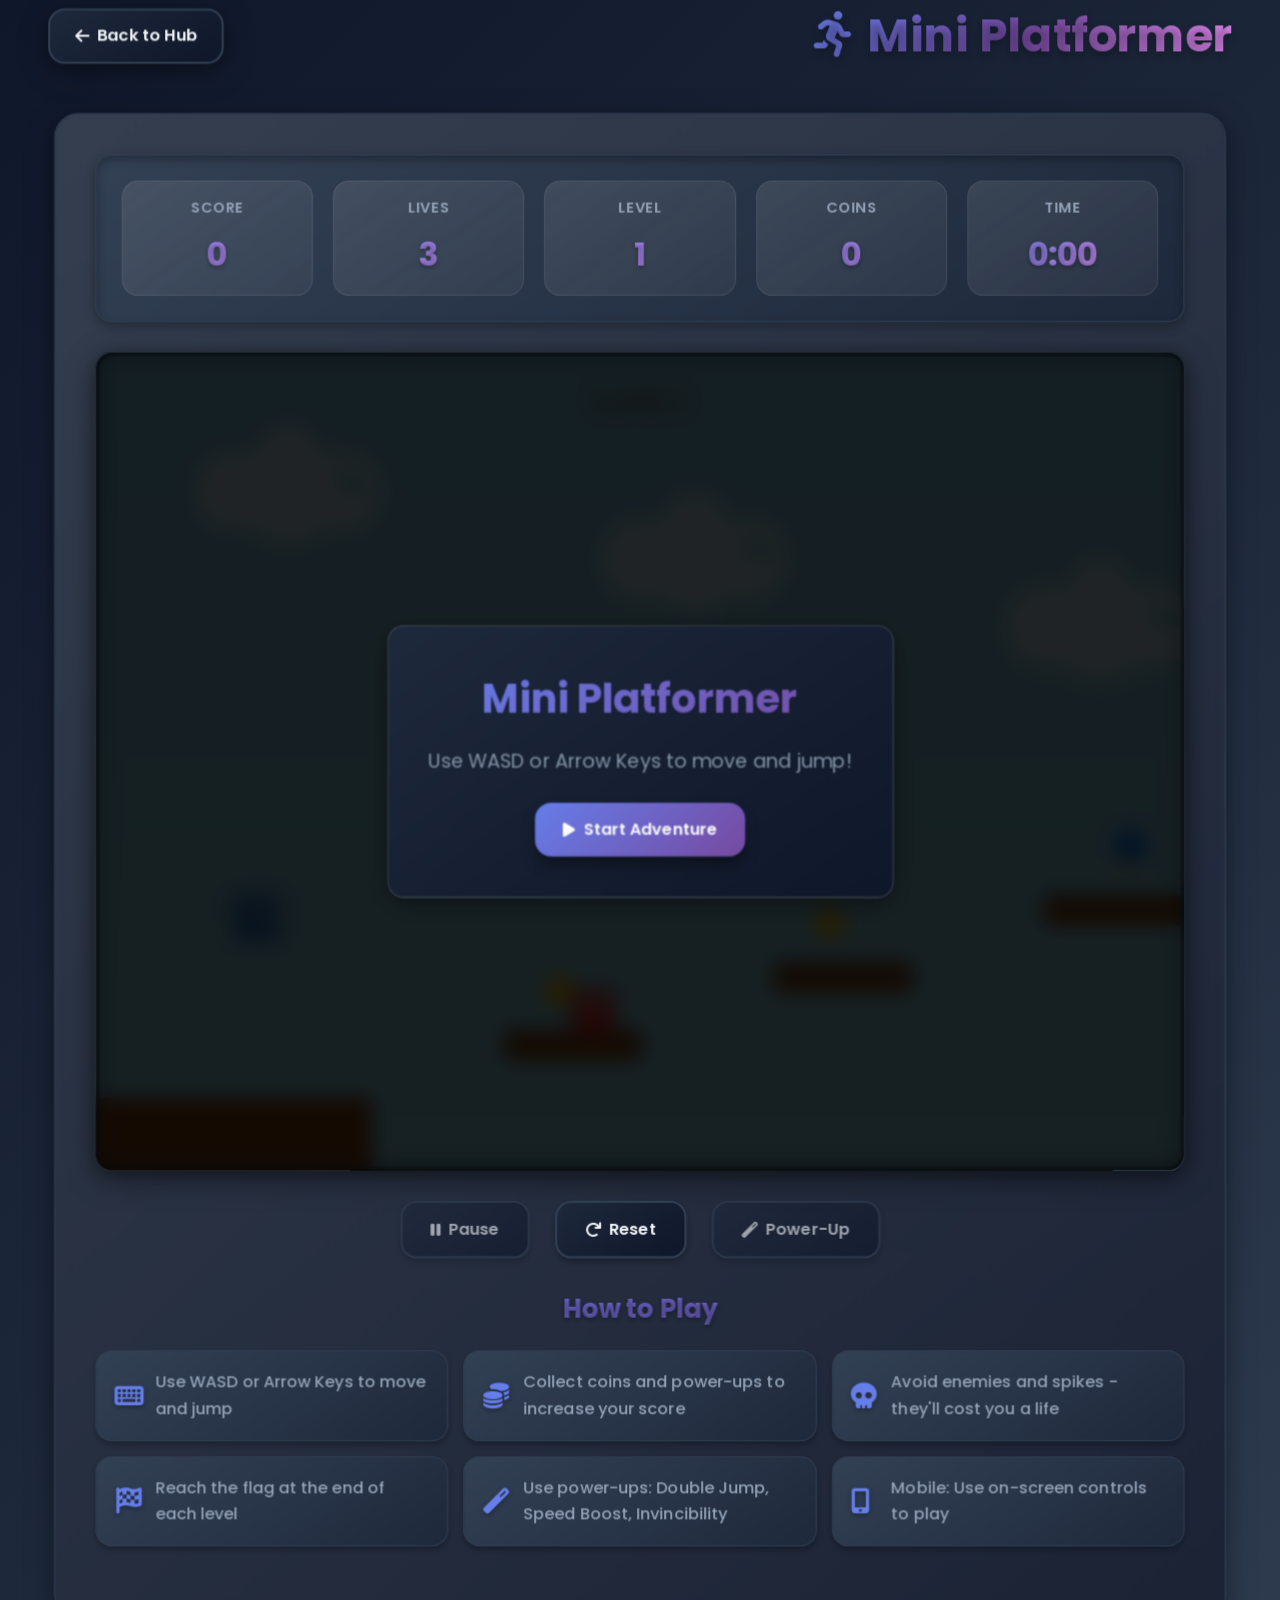
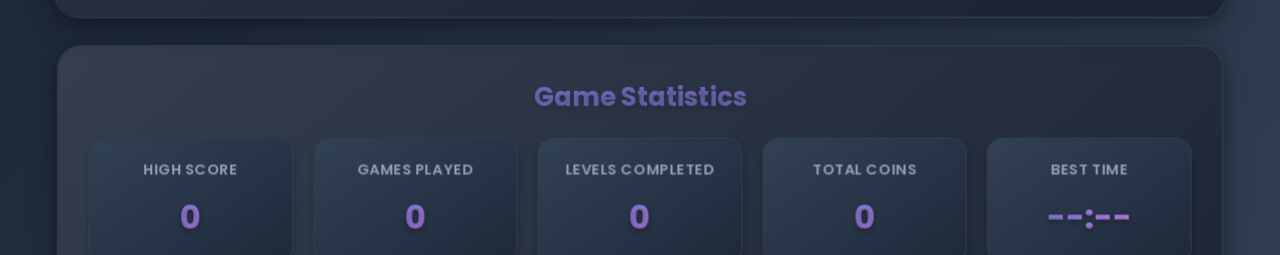
<file: games/platformer/index.html>
<!DOCTYPE html>
<html lang="en">
<head>
    <meta charset="UTF-8">
    <meta name="viewport" content="width=device-width, initial-scale=1.0">
    <title>Mini Platformer - JS Games Hub</title>
    <link rel="stylesheet" href="style.css">
    <link href="https://fonts.googleapis.com/css2?family=Poppins:wght@300;400;600;700&display=swap" rel="stylesheet">
    <link rel="stylesheet" href="https://cdnjs.cloudflare.com/ajax/libs/font-awesome/6.0.0/css/all.min.css">
</head>
<body>
    <div class="container">
        <header class="header">
            <a href="../../index.html" class="back-btn">
                <i class="fas fa-arrow-left"></i>
                Back to Hub
            </a>
            <h1 class="game-title">
                <i class="fas fa-running"></i>
                Mini Platformer
            </h1>
        </header>

        <main class="game-container">
            <div class="game-info">
                <div class="score-board">
                    <div class="score-item">
                        <span class="score-label">Score</span>
                        <span class="score-value" id="scoreDisplay">0</span>
                    </div>
                    <div class="score-item">
                        <span class="score-label">Lives</span>
                        <span class="score-value" id="livesDisplay">3</span>
                    </div>
                    <div class="score-item">
                        <span class="score-label">Level</span>
                        <span class="score-value" id="levelDisplay">1</span>
                    </div>
                    <div class="score-item">
                        <span class="score-label">Coins</span>
                        <span class="score-value" id="coinsDisplay">0</span>
                    </div>
                    <div class="score-item">
                        <span class="score-label">Time</span>
                        <span class="score-value" id="timeDisplay">0</span>
                    </div>
                </div>
            </div>

            <div class="game-area">
                <canvas id="gameCanvas" width="800" height="600"></canvas>
                <div class="game-overlay" id="gameOverlay">
                    <div class="overlay-content">
                        <h2 id="overlayTitle">Mini Platformer</h2>
                        <p id="overlayMessage">Use WASD or Arrow Keys to move and jump!</p>
                        <div class="overlay-buttons">
                            <button class="btn btn-primary" id="startBtn">
                                <i class="fas fa-play"></i>
                                Start Adventure
                            </button>
                        </div>
                    </div>
                </div>
            </div>

            <div class="game-controls">
                <button class="btn btn-secondary" id="pauseBtn" disabled>
                    <i class="fas fa-pause"></i>
                    Pause
                </button>
                <button class="btn btn-secondary" id="resetBtn">
                    <i class="fas fa-redo"></i>
                    Reset
                </button>
                <button class="btn btn-secondary" id="powerUpBtn" disabled>
                    <i class="fas fa-magic"></i>
                    Power-Up
                </button>
            </div>

            <!-- Mobile Controls -->
            <div class="mobile-controls" id="mobileControls">
                <div class="mobile-dpad">
                    <button class="mobile-btn" id="leftBtn">
                        <i class="fas fa-chevron-left"></i>
                    </button>
                    <button class="mobile-btn" id="rightBtn">
                        <i class="fas fa-chevron-right"></i>
                    </button>
                </div>
                <div class="mobile-actions">
                    <button class="mobile-btn jump-btn" id="jumpBtn">
                        <i class="fas fa-arrow-up"></i>
                    </button>
                    <button class="mobile-btn action-btn" id="actionBtn">
                        <i class="fas fa-hand-paper"></i>
                    </button>
                </div>
            </div>

            <div class="game-instructions">
                <h3>How to Play</h3>
                <div class="instructions-grid">
                    <div class="instruction-item">
                        <i class="fas fa-keyboard"></i>
                        <span>Use WASD or Arrow Keys to move and jump</span>
                    </div>
                    <div class="instruction-item">
                        <i class="fas fa-coins"></i>
                        <span>Collect coins and power-ups to increase your score</span>
                    </div>
                    <div class="instruction-item">
                        <i class="fas fa-skull"></i>
                        <span>Avoid enemies and spikes - they'll cost you a life</span>
                    </div>
                    <div class="instruction-item">
                        <i class="fas fa-flag-checkered"></i>
                        <span>Reach the flag at the end of each level</span>
                    </div>
                    <div class="instruction-item">
                        <i class="fas fa-magic"></i>
                        <span>Use power-ups: Double Jump, Speed Boost, Invincibility</span>
                    </div>
                    <div class="instruction-item">
                        <i class="fas fa-mobile-alt"></i>
                        <span>Mobile: Use on-screen controls to play</span>
                    </div>
                </div>
            </div>
        </main>

        <div class="stats-panel">
            <h3>Game Statistics</h3>
            <div class="stats-grid">
                <div class="stat-item">
                    <span class="stat-label">High Score</span>
                    <span class="stat-value" id="highScore">0</span>
                </div>
                <div class="stat-item">
                    <span class="stat-label">Games Played</span>
                    <span class="stat-value" id="gamesPlayed">0</span>
                </div>
                <div class="stat-item">
                    <span class="stat-label">Levels Completed</span>
                    <span class="stat-value" id="levelsCompleted">0</span>
                </div>
                <div class="stat-item">
                    <span class="stat-label">Total Coins</span>
                    <span class="stat-value" id="totalCoins">0</span>
                </div>
                <div class="stat-item">
                    <span class="stat-label">Best Time</span>
                    <span class="stat-value" id="bestTime">--:--</span>
                </div>
                <div class="stat-item">
                    <span class="stat-label">Deaths</span>
                    <span class="stat-value" id="totalDeaths">0</span>
                </div>
            </div>
        </div>
    </div>

    <script src="script.js"></script>
</body>
</html>
</file>
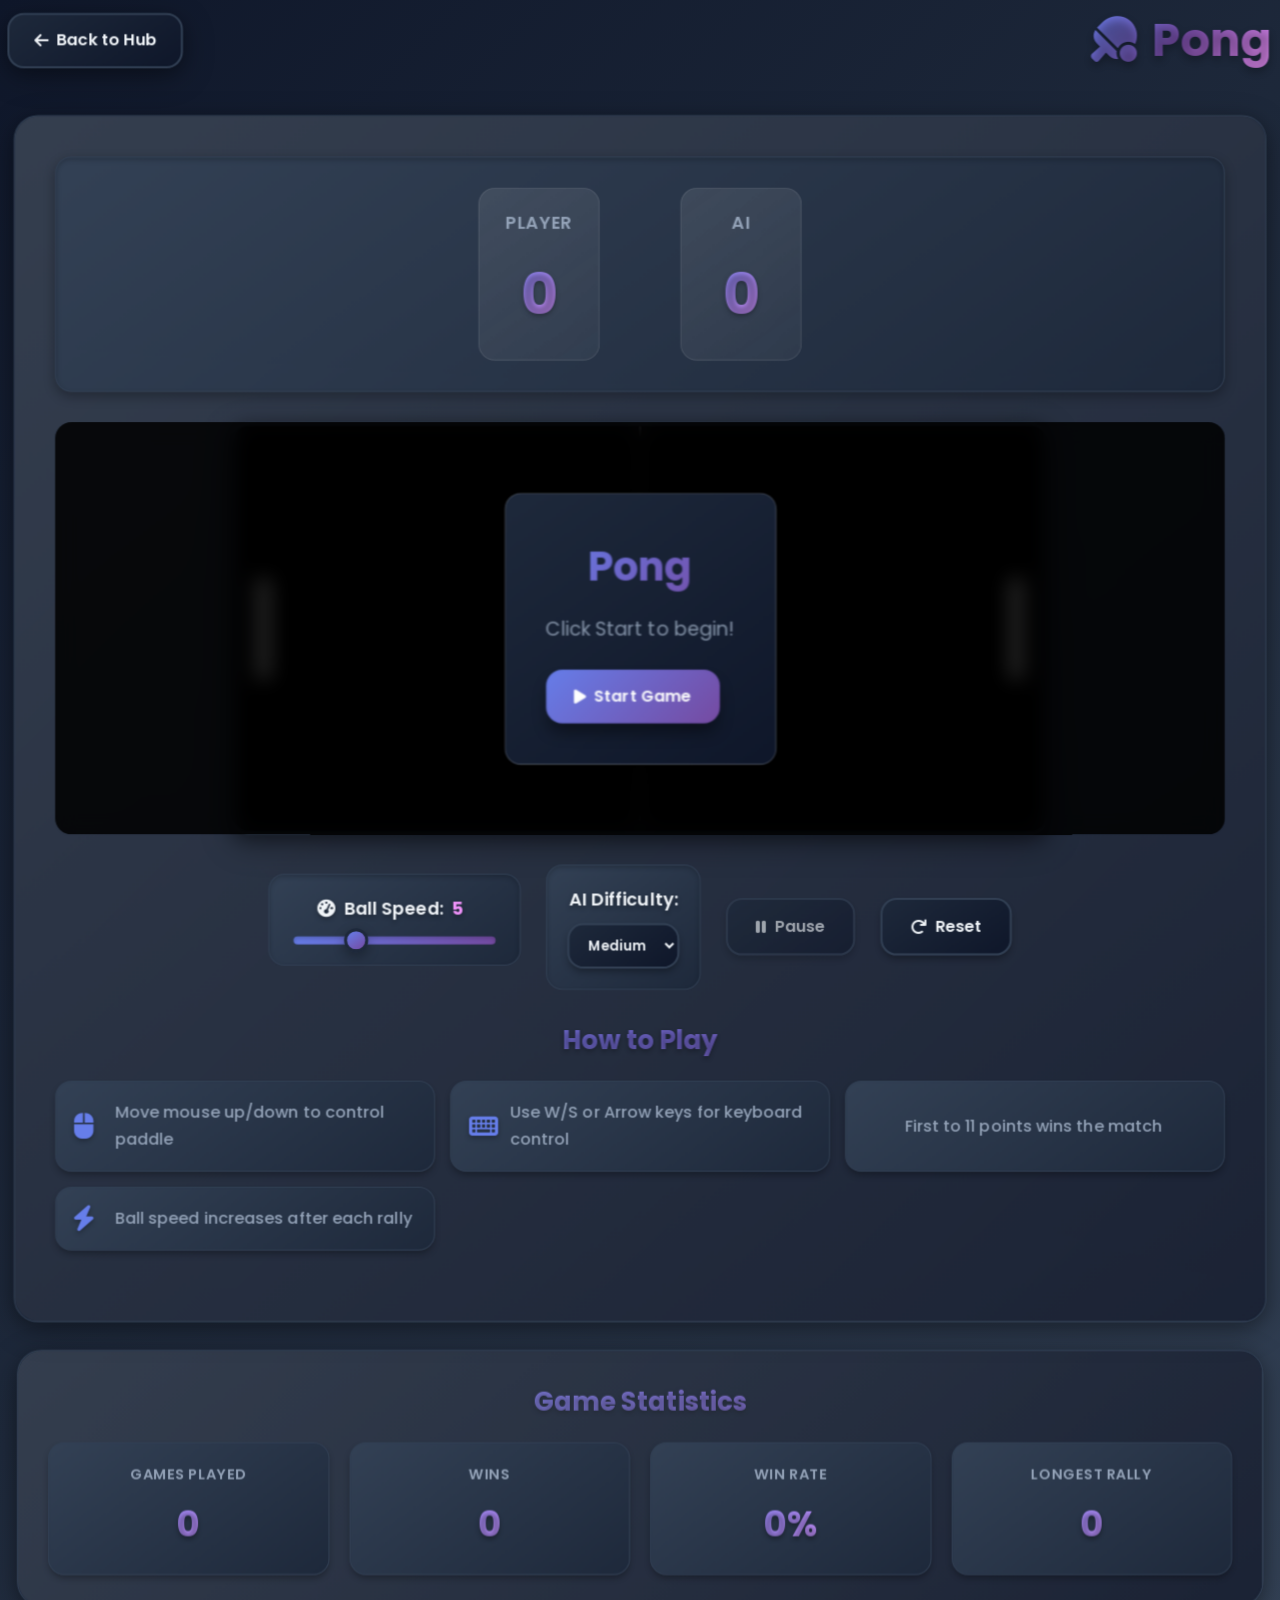
<file: games/pong/index.html>
<!DOCTYPE html>
<html lang="en">
<head>
    <meta charset="UTF-8">
    <meta name="viewport" content="width=device-width, initial-scale=1.0">
    <title>Pong - JS Games Hub</title>
    <link rel="stylesheet" href="style.css">
    <link href="https://fonts.googleapis.com/css2?family=Poppins:wght@300;400;600;700&display=swap" rel="stylesheet">
    <link rel="stylesheet" href="https://cdnjs.cloudflare.com/ajax/libs/font-awesome/6.0.0/css/all.min.css">
</head>
<body>
    <div class="container">
        <header class="header">
            <a href="../../index.html" class="back-btn">
                <i class="fas fa-arrow-left"></i>
                Back to Hub
            </a>
            <h1 class="game-title">
                <i class="fas fa-table-tennis"></i>
                Pong
            </h1>
        </header>

        <main class="game-container">
            <div class="game-info">
                <div class="score-board">
                    <div class="score-section">
                        <span class="player-label">Player</span>
                        <span class="score-value" id="playerScore">0</span>
                    </div>
                    <div class="score-section">
                        <span class="player-label">AI</span>
                        <span class="score-value" id="aiScore">0</span>
                    </div>
                </div>
            </div>

            <div class="game-area">
                <canvas id="gameCanvas" width="800" height="400"></canvas>
                <div class="game-overlay" id="gameOverlay">
                    <div class="overlay-content">
                        <h2 id="overlayTitle">Pong</h2>
                        <p id="overlayMessage">Click Start to begin!</p>
                        <button class="btn btn-primary" id="startBtn">
                            <i class="fas fa-play"></i>
                            Start Game
                        </button>
                    </div>
                </div>
            </div>

            <div class="game-controls">
                <div class="speed-slider-group">
                    <label for="speedSlider" class="slider-label">
                        <i class="fas fa-tachometer-alt"></i> 
                        Ball Speed: <span id="speedValue">5</span>
                    </label>
                    <input type="range" min="3" max="10" value="5" step="0.5" id="speedSlider">
                </div>
                
                <div class="difficulty-selector">
                    <label for="difficultySelect">AI Difficulty:</label>
                    <select id="difficultySelect">
                        <option value="easy">Easy</option>
                        <option value="medium" selected>Medium</option>
                        <option value="hard">Hard</option>
                        <option value="expert">Expert</option>
                    </select>
                </div>
                
                <button class="btn btn-secondary" id="pauseBtn" disabled>
                    <i class="fas fa-pause"></i>
                    Pause
                </button>
                <button class="btn btn-secondary" id="resetBtn">
                    <i class="fas fa-redo"></i>
                    Reset
                </button>
            </div>

            <div class="game-instructions">
                <h3>How to Play</h3>
                <div class="instructions-grid">
                    <div class="instruction-item">
                        <i class="fas fa-mouse"></i>
                        <span>Move mouse up/down to control paddle</span>
                    </div>
                    <div class="instruction-item">
                        <i class="fas fa-keyboard"></i>
                        <span>Use W/S or Arrow keys for keyboard control</span>
                    </div>
                    <div class="instruction-item">
                        <i class="fas fa-target"></i>
                        <span>First to 11 points wins the match</span>
                    </div>
                    <div class="instruction-item">
                        <i class="fas fa-bolt"></i>
                        <span>Ball speed increases after each rally</span>
                    </div>
                </div>
            </div>
        </main>

        <div class="stats-panel" id="statsPanel">
            <h3>Game Statistics</h3>
            <div class="stats-grid">
                <div class="stat-item">
                    <span class="stat-label">Games Played</span>
                    <span class="stat-value" id="gamesPlayed">0</span>
                </div>
                <div class="stat-item">
                    <span class="stat-label">Wins</span>
                    <span class="stat-value" id="playerWins">0</span>
                </div>
                <div class="stat-item">
                    <span class="stat-label">Win Rate</span>
                    <span class="stat-value" id="winRate">0%</span>
                </div>
                <div class="stat-item">
                    <span class="stat-label">Longest Rally</span>
                    <span class="stat-value" id="longestRally">0</span>
                </div>
            </div>
        </div>
    </div>

    <script src="script.js"></script>
</body>
</html>
</file>
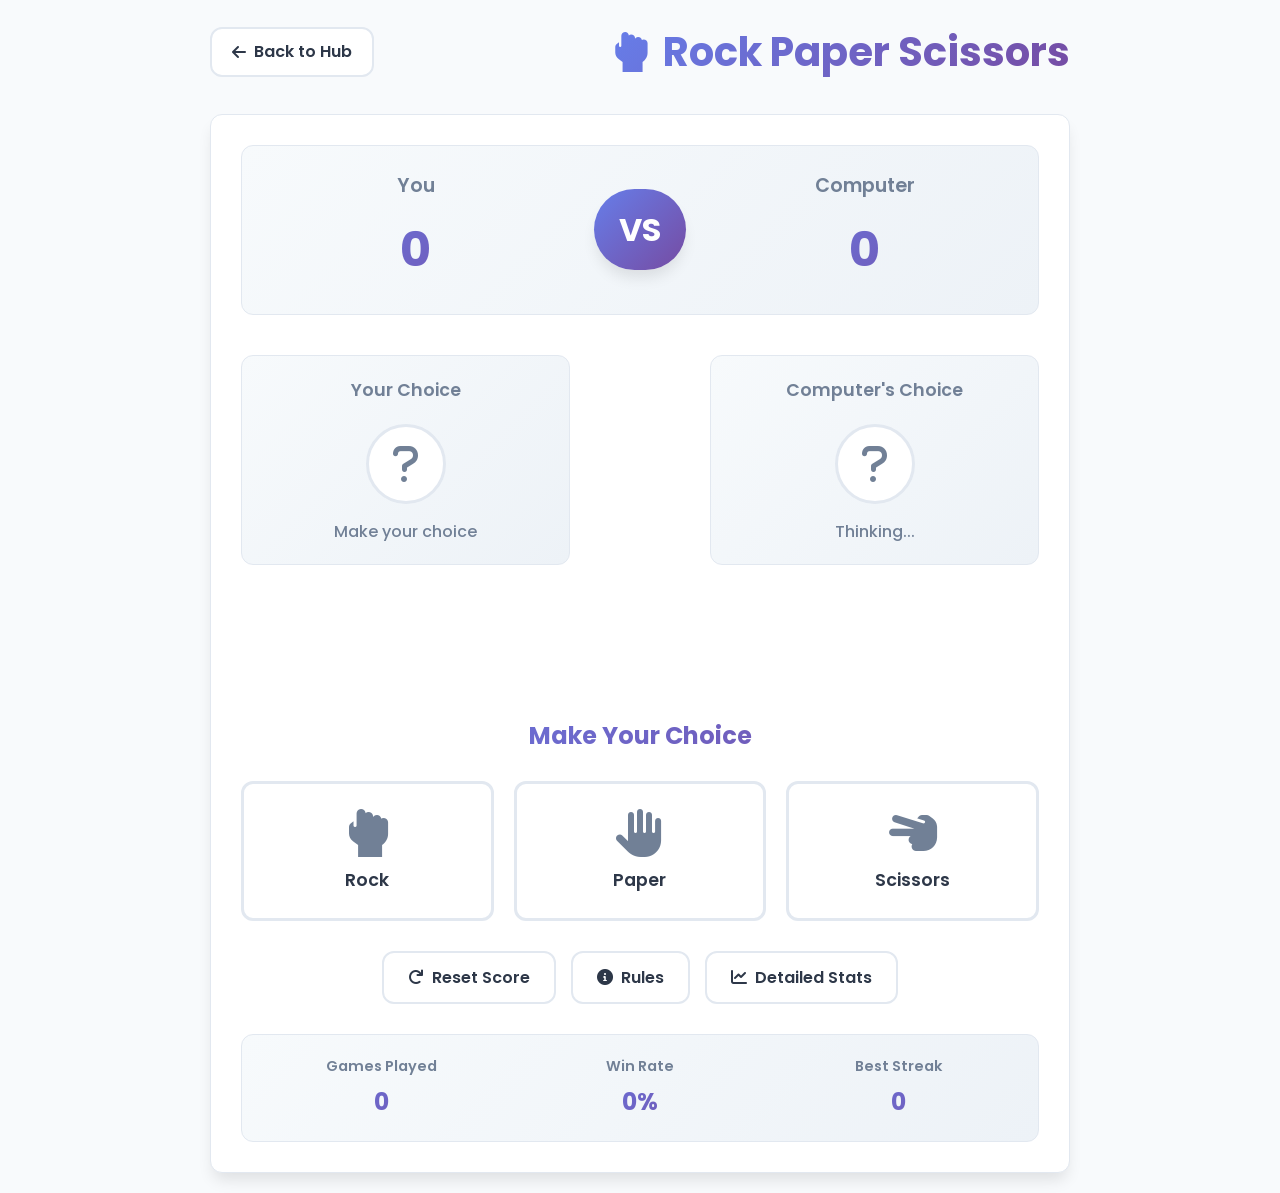
<file: games/rock-paper-scissors/index.html>
<!DOCTYPE html>
<html lang="en">
<head>
    <meta charset="UTF-8">
    <meta name="viewport" content="width=device-width, initial-scale=1.0">
    <title>Rock Paper Scissors - JS Games Hub</title>
    <link rel="stylesheet" href="style.css">
    <link href="https://fonts.googleapis.com/css2?family=Poppins:wght@300;400;600;700&display=swap" rel="stylesheet">
    <link rel="stylesheet" href="https://cdnjs.cloudflare.com/ajax/libs/font-awesome/6.0.0/css/all.min.css">
</head>
<body>
    <div class="container">
        <header class="header">
            <a href="../../index.html" class="back-btn">
                <i class="fas fa-arrow-left"></i>
                Back to Hub
            </a>
            <h1 class="game-title">
                <i class="fas fa-hand-rock"></i>
                Rock Paper Scissors
            </h1>
        </header>

        <main class="game-container">
            <div class="score-board">
                <div class="player-score">
                    <h3>You</h3>
                    <span class="score" id="playerScore">0</span>
                </div>
                <div class="vs-indicator">VS</div>
                <div class="computer-score">
                    <h3>Computer</h3>
                    <span class="score" id="computerScore">0</span>
                </div>
            </div>

            <div class="game-area">
                <div class="choice-display">
                    <div class="player-choice">
                        <h4>Your Choice</h4>
                        <div class="choice-icon" id="playerChoiceIcon">
                            <i class="fas fa-question"></i>
                        </div>
                        <span class="choice-text" id="playerChoiceText">Make your choice</span>
                    </div>
                    
                    <div class="battle-indicator" id="battleIndicator">
                        <div class="countdown" id="countdown">3</div>
                    </div>
                    
                    <div class="computer-choice">
                        <h4>Computer's Choice</h4>
                        <div class="choice-icon" id="computerChoiceIcon">
                            <i class="fas fa-question"></i>
                        </div>
                        <span class="choice-text" id="computerChoiceText">Thinking...</span>
                    </div>
                </div>

                <div class="result-display" id="resultDisplay">
                    <div class="result-icon" id="resultIcon"></div>
                    <h2 class="result-text" id="resultText"></h2>
                    <p class="result-message" id="resultMessage"></p>
                </div>
            </div>

            <div class="choices-container">
                <h3>Make Your Choice</h3>
                <div class="choices">
                    <button class="choice-btn" data-choice="rock">
                        <i class="fas fa-hand-rock"></i>
                        <span>Rock</span>
                    </button>
                    <button class="choice-btn" data-choice="paper">
                        <i class="fas fa-hand-paper"></i>
                        <span>Paper</span>
                    </button>
                    <button class="choice-btn" data-choice="scissors">
                        <i class="fas fa-hand-scissors"></i>
                        <span>Scissors</span>
                    </button>
                </div>
            </div>

            <div class="game-controls">
                <button class="btn btn-secondary" id="resetBtn">
                    <i class="fas fa-redo"></i>
                    Reset Score
                </button>
                <button class="btn btn-secondary" id="rulesBtn">
                    <i class="fas fa-info-circle"></i>
                    Rules
                </button>
            </div>

            <div class="game-stats">
                <div class="stat-item">
                    <span class="stat-label">Games Played</span>
                    <span class="stat-value" id="gamesPlayed">0</span>
                </div>
                <div class="stat-item">
                    <span class="stat-label">Win Rate</span>
                    <span class="stat-value" id="winRate">0%</span>
                </div>
                <div class="stat-item">
                    <span class="stat-label">Best Streak</span>
                    <span class="stat-value" id="bestStreak">0</span>
                </div>
            </div>
        </main>

        <div class="rules-modal" id="rulesModal">
            <div class="modal-content">
                <div class="modal-header">
                    <h3>Game Rules</h3>
                    <button class="close-btn" id="closeRulesBtn">
                        <i class="fas fa-times"></i>
                    </button>
                </div>
                <div class="modal-body">
                    <div class="rule-item">
                        <i class="fas fa-hand-rock"></i>
                        <strong>Rock</strong> crushes Scissors
                    </div>
                    <div class="rule-item">
                        <i class="fas fa-hand-paper"></i>
                        <strong>Paper</strong> covers Rock
                    </div>
                    <div class="rule-item">
                        <i class="fas fa-hand-scissors"></i>
                        <strong>Scissors</strong> cuts Paper
                    </div>
                    <div class="rule-note">
                        First to reach 5 wins gets the victory! 🏆
                    </div>
                </div>
            </div>
        </div>
    </div>

    <script src="script.js"></script>
</body>
</html>
</file>
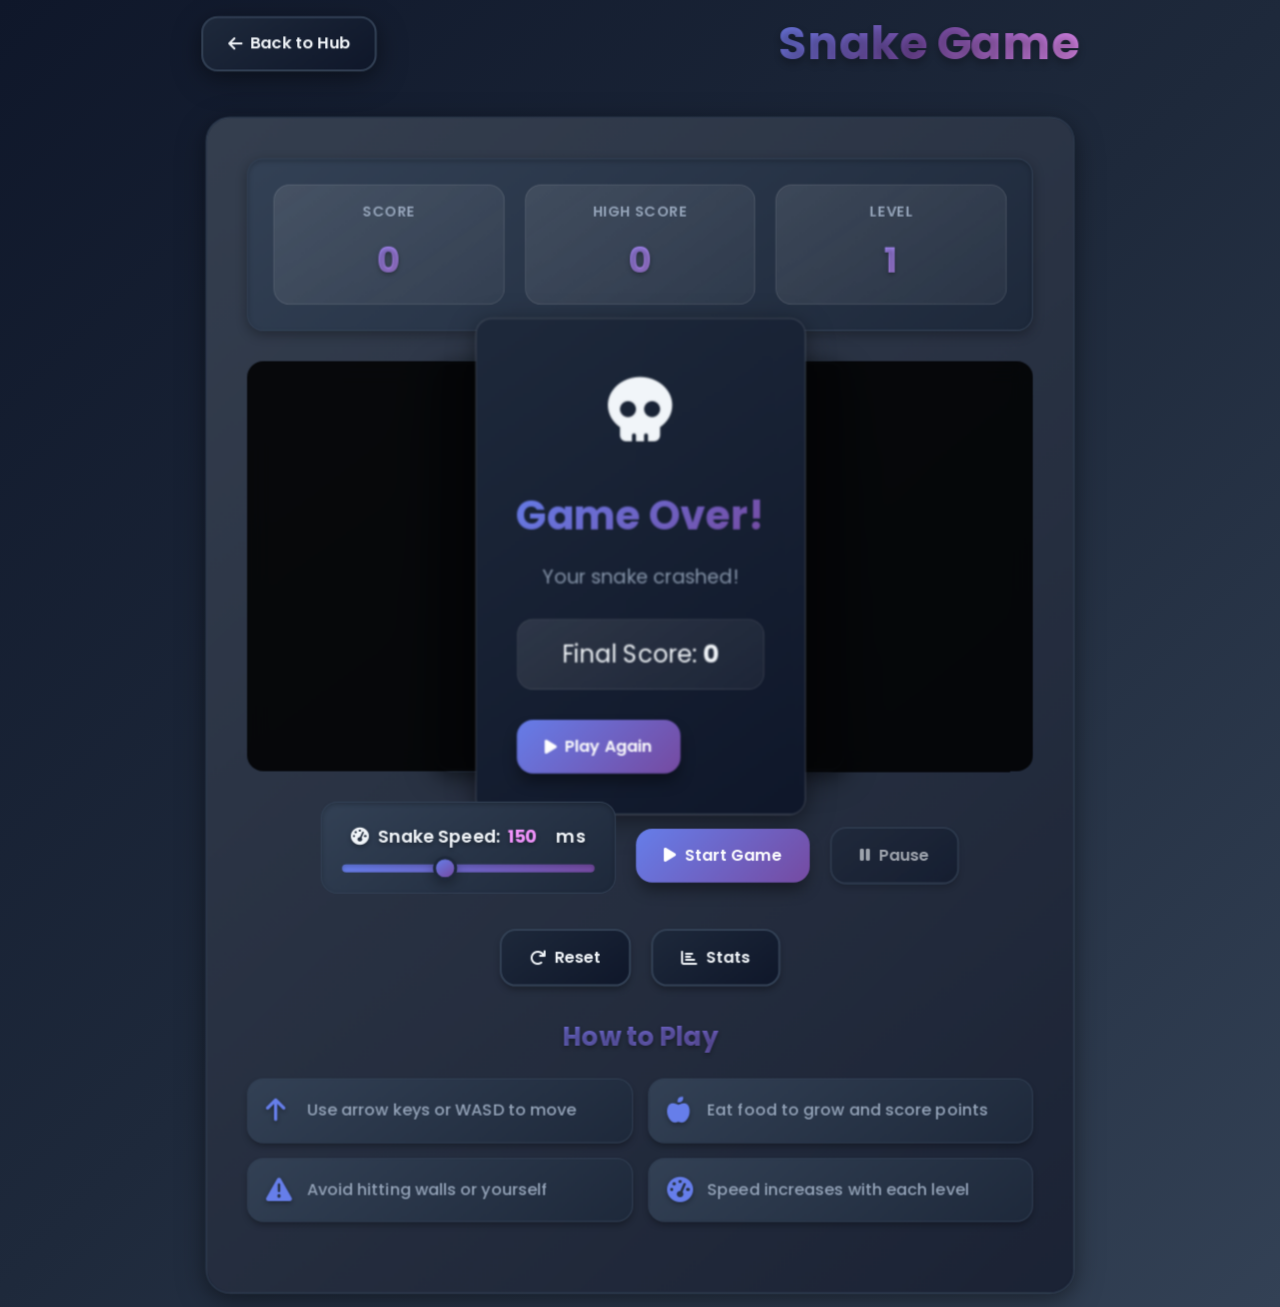
<file: games/snake/index.html>
<!DOCTYPE html>
<html lang="en">
<head>
    <meta charset="UTF-8">
    <meta name="viewport" content="width=device-width, initial-scale=1.0">
    <title>Snake Game - JS Games Hub</title>
    <link rel="stylesheet" href="style.css">
    <link href="https://fonts.googleapis.com/css2?family=Poppins:wght@300;400;600;700&display=swap" rel="stylesheet">
    <link rel="stylesheet" href="https://cdnjs.cloudflare.com/ajax/libs/font-awesome/6.0.0/css/all.min.css">
</head>
<body>
    <div class="container">
        <header class="header">
            <a href="../../index.html" class="back-btn">
                <i class="fas fa-arrow-left"></i>
                Back to Hub
            </a>
            <h1 class="game-title">
                <i class="fas fa-snake"></i>
                Snake Game
            </h1>
        </header>

        <main class="game-container">
            <div class="game-info">
                <div class="score-board">
                    <div class="score-item">
                        <span class="score-label">Score</span>
                        <span class="score-value" id="currentScore">0</span>
                    </div>
                    <div class="score-item">
                        <span class="score-label">High Score</span>
                        <span class="score-value" id="highScore">0</span>
                    </div>
                    <div class="score-item">
                        <span class="score-label">Level</span>
                        <span class="score-value" id="currentLevel">1</span>
                    </div>
                </div>
            </div>

            <div class="game-area">
                <canvas id="gameCanvas" width="400" height="400"></canvas>
                <div class="game-overlay" id="gameOverlay">
                    <div class="overlay-content">
                        <div class="result-icon" id="resultIcon">
                            <i class="fas fa-skull"></i>
                        </div>
                        <h2 class="result-text" id="resultText">Game Over!</h2>
                        <p class="result-message" id="resultMessage">Your snake crashed!</p>
                        <div class="final-score">
                            <span>Final Score: <strong id="finalScore">0</strong></span>
                        </div>
                        <button class="btn btn-primary" id="playAgainBtn">
                            <i class="fas fa-play"></i>
                            Play Again
                        </button>
                    </div>
                </div>
            </div>

            <div class="game-controls">
                <div class="speed-slider-group">
                    <label for="speedSlider" class="slider-label"><i class="fas fa-tachometer-alt"></i> Snake Speed: <span id="speedValue">150</span> ms</label>
                    <input type="range" min="50" max="300" value="150" step="10" id="speedSlider">
                </div>
                <button class="btn btn-primary" id="startBtn">
                    <i class="fas fa-play"></i>
                    Start Game
                </button>
                <button class="btn btn-secondary" id="pauseBtn" disabled>
                    <i class="fas fa-pause"></i>
                    Pause
                </button>
                <button class="btn btn-secondary" id="resetBtn">
                    <i class="fas fa-redo"></i>
                    Reset
                </button>
            </div>

            <div class="game-instructions">
                <h3>How to Play</h3>
                <div class="instructions-grid">
                    <div class="instruction-item">
                        <i class="fas fa-arrow-up"></i>
                        <span>Use arrow keys or WASD to move</span>
                    </div>
                    <div class="instruction-item">
                        <i class="fas fa-apple-alt"></i>
                        <span>Eat food to grow and score points</span>
                    </div>
                    <div class="instruction-item">
                        <i class="fas fa-exclamation-triangle"></i>
                        <span>Avoid hitting walls or yourself</span>
                    </div>
                    <div class="instruction-item">
                        <i class="fas fa-tachometer-alt"></i>
                        <span>Speed increases with each level</span>
                    </div>
                </div>
            </div>

            <div class="mobile-controls" id="mobileControls">
                <div class="control-row">
                    <button class="control-btn" data-direction="up">
                        <i class="fas fa-chevron-up"></i>
                    </button>
                </div>
                <div class="control-row">
                    <button class="control-btn" data-direction="left">
                        <i class="fas fa-chevron-left"></i>
                    </button>
                    <button class="control-btn" data-direction="down">
                        <i class="fas fa-chevron-down"></i>
                    </button>
                    <button class="control-btn" data-direction="right">
                        <i class="fas fa-chevron-right"></i>
                    </button>
                </div>
            </div>
        </main>
    </div>

    <script src="script.js"></script>
</body>
</html>
</file>
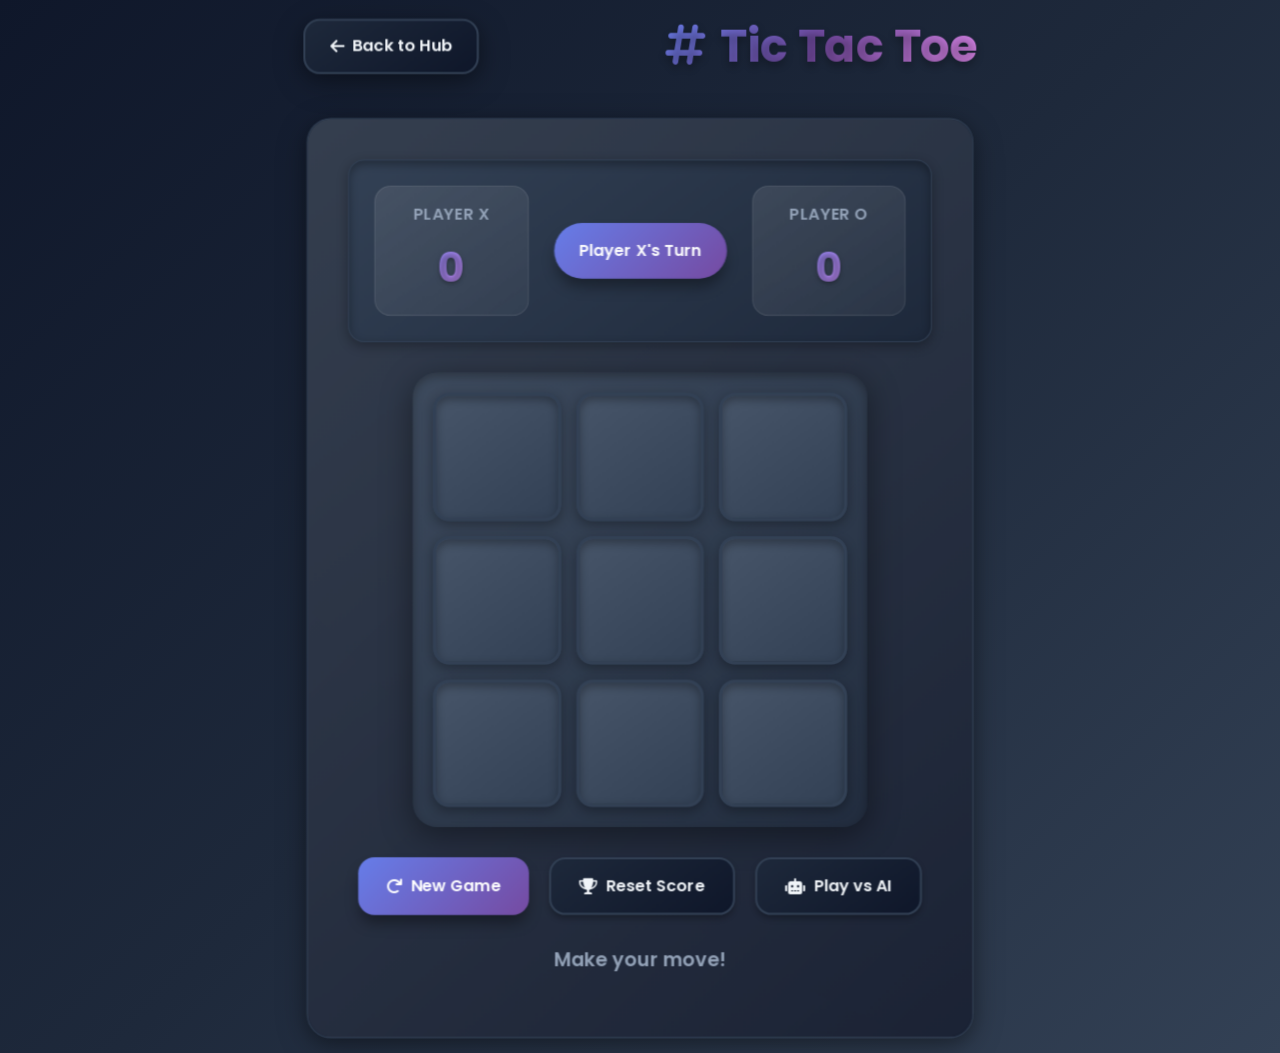
<file: games/tic-tac-toe/index.html>
<!DOCTYPE html>
<html lang="en">
<head>
    <meta charset="UTF-8">
    <meta name="viewport" content="width=device-width, initial-scale=1.0">
    <title>Tic Tac Toe - JS Games Hub</title>
    <link rel="stylesheet" href="style.css">
    <link href="https://fonts.googleapis.com/css2?family=Poppins:wght@300;400;600;700&display=swap" rel="stylesheet">
    <link rel="stylesheet" href="https://cdnjs.cloudflare.com/ajax/libs/font-awesome/6.0.0/css/all.min.css">
</head>
<body>
    <div class="container">
        <header class="header">
            <a href="../../index.html" class="back-btn">
                <i class="fas fa-arrow-left"></i>
                Back to Hub
            </a>
            <h1 class="game-title">
                <i class="fas fa-hashtag"></i>
                Tic Tac Toe
            </h1>
        </header>

        <main class="game-container">
            <div class="game-info">
                <div class="score-board">
                    <div class="player-score">
                        <span class="player-label">Player X</span>
                        <span class="score" id="playerXScore">0</span>
                    </div>
                    <div class="current-player">
                        <span id="currentPlayerDisplay">Player X's Turn</span>
                    </div>
                    <div class="player-score">
                        <span class="player-label">Player O</span>
                        <span class="score" id="playerOScore">0</span>
                    </div>
                </div>
            </div>

            <div class="game-board" id="gameBoard">
                <div class="cell" data-index="0"></div>
                <div class="cell" data-index="1"></div>
                <div class="cell" data-index="2"></div>
                <div class="cell" data-index="3"></div>
                <div class="cell" data-index="4"></div>
                <div class="cell" data-index="5"></div>
                <div class="cell" data-index="6"></div>
                <div class="cell" data-index="7"></div>
                <div class="cell" data-index="8"></div>
            </div>

            <div class="game-controls">
                <button class="btn btn-primary" id="restartBtn">
                    <i class="fas fa-redo"></i>
                    New Game
                </button>
                <button class="btn btn-secondary" id="resetScoreBtn">
                    <i class="fas fa-trophy"></i>
                    Reset Score
                </button>
            </div>

            <div class="game-status" id="gameStatus">
                Make your move!
            </div>
        </main>

        <div class="game-overlay" id="gameOverlay">
            <div class="overlay-content">
                <div class="result-icon" id="resultIcon"></div>
                <h2 class="result-text" id="resultText"></h2>
                <p class="result-message" id="resultMessage"></p>
                <button class="btn btn-primary" id="playAgainBtn">
                    <i class="fas fa-play"></i>
                    Play Again
                </button>
            </div>
        </div>
    </div>

    <script src="script.js"></script>
</body>
</html>
</file>
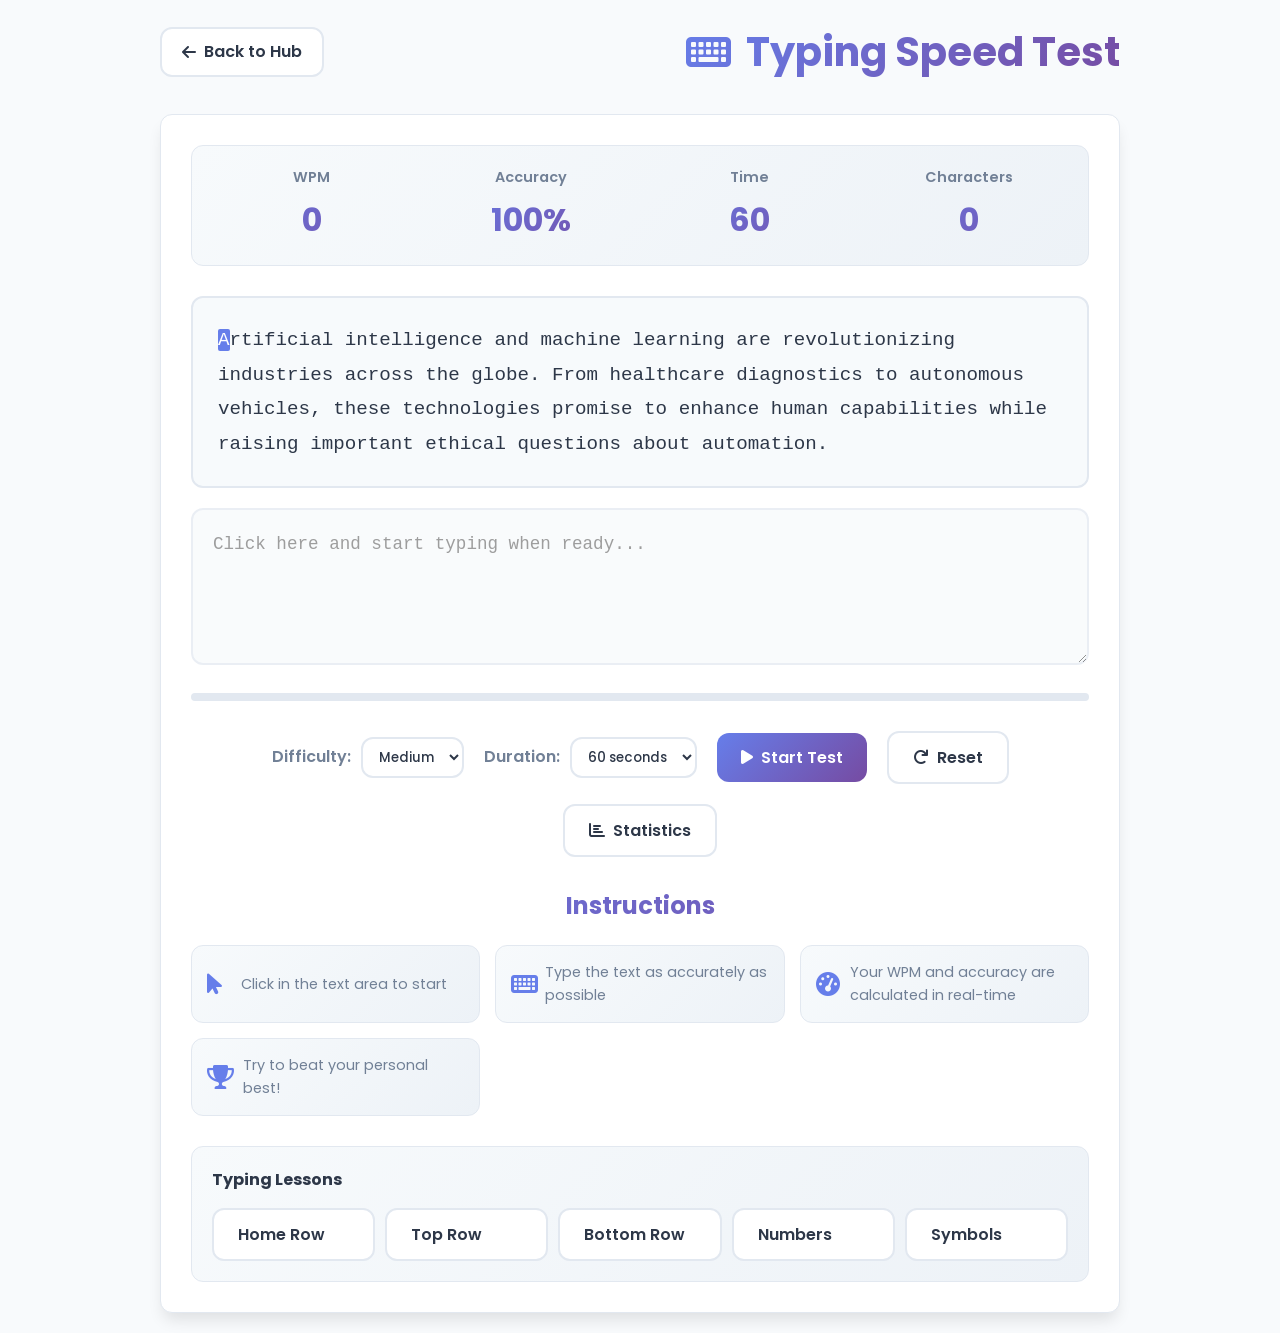
<file: games/typing-test/index.html>
<!DOCTYPE html>
<html lang="en">
<head>
    <meta charset="UTF-8">
    <meta name="viewport" content="width=device-width, initial-scale=1.0">
    <title>Typing Speed Test - JS Games Hub</title>
    <link rel="stylesheet" href="style.css">
    <link href="https://fonts.googleapis.com/css2?family=Poppins:wght@300;400;600;700&display=swap" rel="stylesheet">
    <link rel="stylesheet" href="https://cdnjs.cloudflare.com/ajax/libs/font-awesome/6.0.0/css/all.min.css">
</head>
<body>
    <div class="container">
        <header class="header">
            <a href="../../index.html" class="back-btn">
                <i class="fas fa-arrow-left"></i>
                Back to Hub
            </a>
            <h1 class="game-title">
                <i class="fas fa-keyboard"></i>
                Typing Speed Test
            </h1>
        </header>

        <main class="game-container">
            <div class="game-info">
                <div class="stats-board">
                    <div class="stat-item">
                        <span class="stat-label">WPM</span>
                        <span class="stat-value" id="wpmDisplay">0</span>
                    </div>
                    <div class="stat-item">
                        <span class="stat-label">Accuracy</span>
                        <span class="stat-value" id="accuracyDisplay">100%</span>
                    </div>
                    <div class="stat-item">
                        <span class="stat-label">Time</span>
                        <span class="stat-value" id="timeDisplay">60</span>
                    </div>
                    <div class="stat-item">
                        <span class="stat-label">Characters</span>
                        <span class="stat-value" id="charactersDisplay">0</span>
                    </div>
                </div>
            </div>

            <div class="test-area">
                <div class="text-display" id="textDisplay">
                    <span class="text-content" id="textContent"></span>
                </div>
                
                <div class="input-area">
                    <textarea 
                        id="typingInput" 
                        placeholder="Click here and start typing when ready..."
                        disabled
                        rows="4"
                    ></textarea>
                </div>
                
                <div class="progress-bar">
                    <div class="progress-fill" id="progressFill"></div>
                </div>
            </div>

            <div class="game-controls">
                <div class="difficulty-selector">
                    <label for="difficultySelect">Difficulty:</label>
                    <select id="difficultySelect">
                        <option value="easy">Easy</option>
                        <option value="medium" selected>Medium</option>
                        <option value="hard">Hard</option>
                    </select>
                </div>
                
                <div class="time-selector">
                    <label for="timeSelect">Duration:</label>
                    <select id="timeSelect">
                        <option value="30">30 seconds</option>
                        <option value="60" selected>60 seconds</option>
                        <option value="120">2 minutes</option>
                        <option value="300">5 minutes</option>
                    </select>
                </div>
                
                <button class="btn btn-primary" id="startBtn">
                    <i class="fas fa-play"></i>
                    Start Test
                </button>
                <button class="btn btn-secondary" id="resetBtn">
                    <i class="fas fa-redo"></i>
                    Reset
                </button>
            </div>

            <div class="game-instructions">
                <h3>Instructions</h3>
                <div class="instructions-grid">
                    <div class="instruction-item">
                        <i class="fas fa-mouse-pointer"></i>
                        <span>Click in the text area to start</span>
                    </div>
                    <div class="instruction-item">
                        <i class="fas fa-keyboard"></i>
                        <span>Type the text as accurately as possible</span>
                    </div>
                    <div class="instruction-item">
                        <i class="fas fa-tachometer-alt"></i>
                        <span>Your WPM and accuracy are calculated in real-time</span>
                    </div>
                    <div class="instruction-item">
                        <i class="fas fa-trophy"></i>
                        <span>Try to beat your personal best!</span>
                    </div>
                </div>
            </div>
        </main>

        <div class="game-overlay" id="gameOverlay">
            <div class="overlay-content">
                <div class="result-icon">
                    <i class="fas fa-flag-checkered"></i>
                </div>
                <h2 class="result-text">Test Complete!</h2>
                <div class="results-grid">
                    <div class="result-item">
                        <span class="result-label">Words Per Minute</span>
                        <span class="result-value" id="finalWPM">0</span>
                    </div>
                    <div class="result-item">
                        <span class="result-label">Accuracy</span>
                        <span class="result-value" id="finalAccuracy">100%</span>
                    </div>
                    <div class="result-item">
                        <span class="result-label">Characters Typed</span>
                        <span class="result-value" id="finalCharacters">0</span>
                    </div>
                    <div class="result-item">
                        <span class="result-label">Errors</span>
                        <span class="result-value" id="finalErrors">0</span>
                    </div>
                </div>
                <div class="performance-message" id="performanceMessage"></div>
                <button class="btn btn-primary" id="tryAgainBtn">
                    <i class="fas fa-redo"></i>
                    Try Again
                </button>
            </div>
        </div>
    </div>

    <script src="script.js"></script>
</body>
</html>
</file>
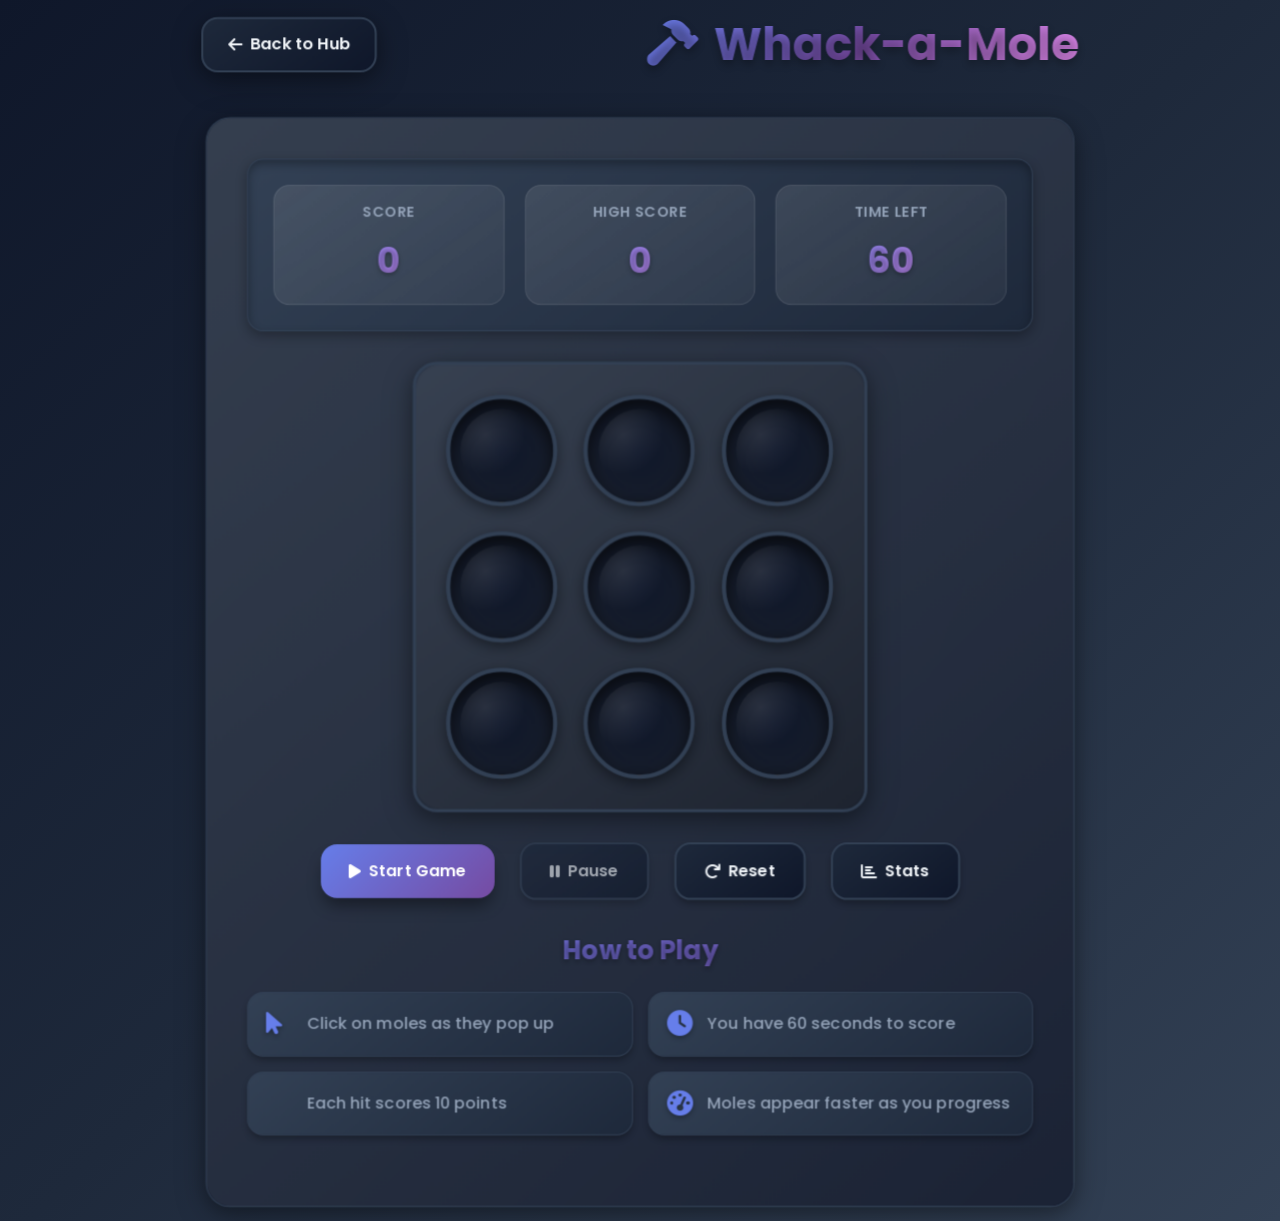
<file: games/whack-a-mole/index.html>
<!DOCTYPE html>
<html lang="en">
<head>
    <meta charset="UTF-8">
    <meta name="viewport" content="width=device-width, initial-scale=1.0">
    <title>Whack-a-Mole - JS Games Hub</title>
    <link rel="stylesheet" href="style.css">
    <link href="https://fonts.googleapis.com/css2?family=Poppins:wght@300;400;600;700&display=swap" rel="stylesheet">
    <link rel="stylesheet" href="https://cdnjs.cloudflare.com/ajax/libs/font-awesome/6.0.0/css/all.min.css">
</head>
<body>
    <div class="container">
        <header class="header">
            <a href="../../index.html" class="back-btn">
                <i class="fas fa-arrow-left"></i>
                Back to Hub
            </a>
            <h1 class="game-title">
                <i class="fas fa-hammer"></i>
                Whack-a-Mole
            </h1>
        </header>

        <main class="game-container">
            <div class="game-info">
                <div class="score-board">
                    <div class="score-item">
                        <span class="score-label">Score</span>
                        <span class="score-value" id="currentScore">0</span>
                    </div>
                    <div class="score-item">
                        <span class="score-label">High Score</span>
                        <span class="score-value" id="highScore">0</span>
                    </div>
                    <div class="score-item">
                        <span class="score-label">Time Left</span>
                        <span class="score-value" id="timeLeft">60</span>
                    </div>
                </div>
            </div>

            <div class="game-area">
                <div class="mole-grid" id="moleGrid">
                    <div class="hole" data-index="0">
                        <div class="mole" id="mole-0">
                            <i class="fas fa-otter"></i>
                        </div>
                    </div>
                    <div class="hole" data-index="1">
                        <div class="mole" id="mole-1">
                            <i class="fas fa-otter"></i>
                        </div>
                    </div>
                    <div class="hole" data-index="2">
                        <div class="mole" id="mole-2">
                            <i class="fas fa-otter"></i>
                        </div>
                    </div>
                    <div class="hole" data-index="3">
                        <div class="mole" id="mole-3">
                            <i class="fas fa-otter"></i>
                        </div>
                    </div>
                    <div class="hole" data-index="4">
                        <div class="mole" id="mole-4">
                            <i class="fas fa-otter"></i>
                        </div>
                    </div>
                    <div class="hole" data-index="5">
                        <div class="mole" id="mole-5">
                            <i class="fas fa-otter"></i>
                        </div>
                    </div>
                    <div class="hole" data-index="6">
                        <div class="mole" id="mole-6">
                            <i class="fas fa-otter"></i>
                        </div>
                    </div>
                    <div class="hole" data-index="7">
                        <div class="mole" id="mole-7">
                            <i class="fas fa-otter"></i>
                        </div>
                    </div>
                    <div class="hole" data-index="8">
                        <div class="mole" id="mole-8">
                            <i class="fas fa-otter"></i>
                        </div>
                    </div>
                </div>
            </div>

            <div class="game-controls">
                <button class="btn btn-primary" id="startBtn">
                    <i class="fas fa-play"></i>
                    Start Game
                </button>
                <button class="btn btn-secondary" id="pauseBtn" disabled>
                    <i class="fas fa-pause"></i>
                    Pause
                </button>
                <button class="btn btn-secondary" id="resetBtn">
                    <i class="fas fa-redo"></i>
                    Reset
                </button>
            </div>

            <div class="game-instructions">
                <h3>How to Play</h3>
                <div class="instructions-grid">
                    <div class="instruction-item">
                        <i class="fas fa-mouse-pointer"></i>
                        <span>Click on moles as they pop up</span>
                    </div>
                    <div class="instruction-item">
                        <i class="fas fa-clock"></i>
                        <span>You have 60 seconds to score</span>
                    </div>
                    <div class="instruction-item">
                        <i class="fas fa-target"></i>
                        <span>Each hit scores 10 points</span>
                    </div>
                    <div class="instruction-item">
                        <i class="fas fa-tachometer-alt"></i>
                        <span>Moles appear faster as you progress</span>
                    </div>
                </div>
            </div>
        </main>

        <div class="game-overlay" id="gameOverlay">
            <div class="overlay-content">
                <div class="result-icon" id="resultIcon">
                    <i class="fas fa-flag-checkered"></i>
                </div>
                <h2 class="result-text" id="resultText">Time's Up!</h2>
                <p class="result-message" id="resultMessage">Great job!</p>
                <div class="final-score">
                    <span>Final Score: <strong id="finalScore">0</strong></span>
                </div>
                <button class="btn btn-primary" id="playAgainBtn">
                    <i class="fas fa-play"></i>
                    Play Again
                </button>
            </div>
        </div>
    </div>

    <script src="script.js"></script>
</body>
</html>
</file>
<file: style.css>
/* Design direction: Dark arcade selector (itch.io × Game Boy shelf) · palette: #0F0F0F surface, #1A1A1A card, #E8890C amber accent, #F5F0E8 text · type: Space Grotesk display + Inter body */

/* ================================================================
   TOKENS
================================================================ */
:root {
    --bg:          #0F0F0F;
    --surface:     #1A1A1A;
    --surface-2:   #222222;
    --rule:        #2A2A2A;
    --rule-soft:   #1F1F1F;
    --ink:         #F5F0E8;
    --ink-soft:    #B0A898;
    --ink-muted:   #6A6560;
    --accent:      #E8890C;
    --accent-dim:  rgba(232, 137, 12, 0.12);
    --accent-hover: #F49820;
    --danger:      #C0392B;
    --success:     #27AE60;

    --diff-easy:   #1A3A28;
    --diff-easy-ink: #52D68A;
    --diff-med:    #3A2800;
    --diff-med-ink: #F5A623;
    --diff-hard:   #3A1515;
    --diff-hard-ink: #E06060;

    --radius:      10px;
    --radius-sm:   6px;
    --radius-lg:   14px;
    --transition:  0.18s cubic-bezier(0.4, 0, 0.2, 1);

    /* spacing grid: multiples of 8 */
    --sp1: 8px;
    --sp2: 16px;
    --sp3: 24px;
    --sp4: 32px;
    --sp5: 40px;
    --sp6: 48px;
    --sp8: 64px;

    --font-display: 'Space Grotesk', system-ui, sans-serif;
    --font-body:    'Inter', system-ui, sans-serif;
    --mono:         'JetBrains Mono', 'Fira Mono', monospace;
}

/* ================================================================
   RESET
================================================================ */
*, *::before, *::after { box-sizing: border-box; margin: 0; padding: 0; }
html { scroll-behavior: smooth; -webkit-text-size-adjust: 100%; }
body {
    font-family: var(--font-body);
    background: var(--bg);
    color: var(--ink);
    line-height: 1.6;
    min-height: 100vh;
    -webkit-font-smoothing: antialiased;
}
a { color: inherit; text-decoration: none; }
button { font-family: inherit; cursor: pointer; border: none; background: none; }
img { display: block; max-width: 100%; }
input, button, textarea { font-family: inherit; }

/* ================================================================
   NAV
================================================================ */
.site-nav {
    position: sticky;
    top: 0;
    z-index: 100;
    background: rgba(15, 15, 15, 0.92);
    backdrop-filter: blur(12px);
    -webkit-backdrop-filter: blur(12px);
    border-bottom: 1px solid var(--rule);
}
.nav-inner {
    max-width: 1200px;
    margin: 0 auto;
    padding: 0 var(--sp3);
    height: 56px;
    display: flex;
    align-items: center;
    justify-content: space-between;
    gap: var(--sp2);
}
.brand {
    display: flex;
    align-items: center;
    gap: var(--sp1);
    color: var(--ink);
    font-family: var(--font-display);
    font-size: 15px;
    font-weight: 600;
    flex-shrink: 0;
}
.brand svg { color: var(--accent); }
.brand-dot { color: var(--accent); }

.nav-meta {
    display: flex;
    align-items: center;
    gap: var(--sp2);
}
.game-count-pill {
    font-size: 11px;
    font-weight: 600;
    letter-spacing: 0.06em;
    text-transform: uppercase;
    color: var(--ink-muted);
    background: var(--surface);
    border: 1px solid var(--rule);
    border-radius: 20px;
    padding: 3px 10px;
}
.nav-link {
    display: flex;
    align-items: center;
    gap: 6px;
    font-size: 13px;
    font-weight: 500;
    color: var(--ink-soft);
    padding: 6px var(--sp1);
    border-radius: var(--radius-sm);
    transition: color var(--transition), background var(--transition);
}
.nav-link:hover { color: var(--ink); background: var(--surface); }
.nav-link-accent {
    color: var(--accent);
    border: 1px solid rgba(232, 137, 12, 0.3);
    padding: 5px 12px;
}
.nav-link-accent:hover { background: var(--accent-dim); color: var(--accent-hover); }
.nav-link-label { display: none; }
@media (min-width: 560px) { .nav-link-label { display: inline; } }

/* ================================================================
   HERO
================================================================ */
.hero {
    border-bottom: 1px solid var(--rule);
    padding: var(--sp8) 0 var(--sp6);
}
.hero-inner {
    max-width: 1200px;
    margin: 0 auto;
    padding: 0 var(--sp3);
}
.hero-eyebrow {
    font-size: 11px;
    font-weight: 600;
    letter-spacing: 0.1em;
    text-transform: uppercase;
    color: var(--accent);
    margin-bottom: var(--sp2);
}
.hero-title {
    font-family: var(--font-display);
    font-size: clamp(40px, 6vw, 72px);
    font-weight: 700;
    line-height: 1.05;
    letter-spacing: -0.03em;
    color: var(--ink);
    margin-bottom: var(--sp2);
}
.hero-sub {
    font-size: 16px;
    color: var(--ink-soft);
    max-width: 460px;
    line-height: 1.6;
    margin-bottom: var(--sp4);
}
.hero-actions {
    display: flex;
    align-items: center;
    gap: var(--sp3);
    flex-wrap: wrap;
}
.btn-primary {
    display: inline-flex;
    align-items: center;
    gap: 8px;
    background: var(--accent);
    color: #0F0F0F;
    font-family: var(--font-display);
    font-size: 14px;
    font-weight: 700;
    letter-spacing: 0.01em;
    padding: 10px 20px;
    border-radius: var(--radius);
    transition: background var(--transition), transform var(--transition), box-shadow var(--transition);
    flex-shrink: 0;
}
.btn-primary:hover {
    background: var(--accent-hover);
    transform: translateY(-1px);
    box-shadow: 0 6px 20px -4px rgba(232, 137, 12, 0.4);
}
.btn-primary:active { transform: translateY(0); }

.filter-row {
    display: flex;
    gap: var(--sp1);
    flex-wrap: wrap;
}
.filter-chip {
    font-size: 13px;
    font-weight: 500;
    color: var(--ink-soft);
    background: var(--surface);
    border: 1px solid var(--rule);
    padding: 6px 14px;
    border-radius: 20px;
    transition: color var(--transition), background var(--transition), border-color var(--transition);
}
.filter-chip:hover { color: var(--ink); border-color: var(--ink-muted); }
.filter-chip.active {
    color: var(--accent);
    background: var(--accent-dim);
    border-color: rgba(232, 137, 12, 0.4);
}

/* ================================================================
   SEARCH
================================================================ */
.search-bar-section {
    border-bottom: 1px solid var(--rule);
    padding: var(--sp3) 0;
}
.search-wrap {
    max-width: 1200px;
    margin: 0 auto;
    padding: 0 var(--sp3);
    position: relative;
    display: flex;
    align-items: center;
}
.search-icon {
    position: absolute;
    left: calc(var(--sp3) + 14px);
    color: var(--ink-muted);
    pointer-events: none;
    flex-shrink: 0;
}
.search-input {
    width: 100%;
    background: var(--surface);
    border: 1px solid var(--rule);
    border-radius: var(--radius);
    color: var(--ink);
    font-size: 14px;
    font-family: var(--font-body);
    padding: 10px 44px 10px 44px;
    transition: border-color var(--transition), box-shadow var(--transition);
    -webkit-appearance: none;
    appearance: none;
}
.search-input::placeholder { color: var(--ink-muted); }
.search-input:focus {
    outline: none;
    border-color: var(--accent);
    box-shadow: 0 0 0 3px var(--accent-dim);
}
.search-input::-webkit-search-cancel-button { display: none; }
.search-clear {
    position: absolute;
    right: calc(var(--sp3) + 10px);
    color: var(--ink-muted);
    padding: 4px;
    border-radius: 4px;
    line-height: 0;
    transition: color var(--transition);
}
.search-clear:hover { color: var(--ink); }

/* ================================================================
   CATALOG
================================================================ */
.catalog-section {
    padding: var(--sp5) 0 var(--sp8);
}
.catalog-inner {
    max-width: 1200px;
    margin: 0 auto;
    padding: 0 var(--sp3);
}
.games-grid {
    display: grid;
    grid-template-columns: repeat(auto-fill, minmax(280px, 1fr));
    gap: var(--sp3);
}

/* ================================================================
   GAME CARD
================================================================ */
.game-card {
    display: flex;
    flex-direction: column;
    background: var(--surface);
    border: 1px solid var(--rule);
    border-radius: var(--radius-lg);
    padding: var(--sp3);
    text-decoration: none;
    color: inherit;
    cursor: pointer;
    position: relative;
    overflow: hidden;
    transition: border-color var(--transition), transform var(--transition), box-shadow var(--transition);
    animation: card-in 0.4s ease-out both;
}
@keyframes card-in {
    from { opacity: 0; transform: translateY(16px); }
    to   { opacity: 1; transform: translateY(0); }
}

/* accent left bar — hidden until hover */
.game-card::after {
    content: '';
    position: absolute;
    left: 0; top: 0; bottom: 0;
    width: 3px;
    background: var(--accent);
    border-radius: 3px 0 0 3px;
    transform: scaleY(0);
    transform-origin: bottom;
    transition: transform 0.22s cubic-bezier(0.4, 0, 0.2, 1);
}
.game-card:hover::after { transform: scaleY(1); }
.game-card:hover {
    border-color: rgba(232, 137, 12, 0.3);
    transform: translateY(-3px);
    box-shadow: 0 12px 32px -8px rgba(0, 0, 0, 0.5);
}

.card-header {
    display: flex;
    align-items: flex-start;
    justify-content: space-between;
    margin-bottom: var(--sp2);
}
.card-icon {
    width: 40px;
    height: 40px;
    display: flex;
    align-items: center;
    justify-content: center;
    background: var(--surface-2);
    border: 1px solid var(--rule);
    border-radius: var(--radius-sm);
    color: var(--accent);
    flex-shrink: 0;
}
.card-icon svg { width: 20px; height: 20px; }
.game-difficulty {
    font-size: 10px;
    font-weight: 700;
    letter-spacing: 0.08em;
    text-transform: uppercase;
    padding: 3px 8px;
    border-radius: 4px;
}
.difficulty-easy  { background: var(--diff-easy);  color: var(--diff-easy-ink);  }
.difficulty-medium { background: var(--diff-med); color: var(--diff-med-ink); }
.difficulty-hard  { background: var(--diff-hard);  color: var(--diff-hard-ink);  }

.game-title {
    font-family: var(--font-display);
    font-size: 17px;
    font-weight: 600;
    letter-spacing: -0.01em;
    color: var(--ink);
    margin-bottom: 6px;
    line-height: 1.3;
}
.game-description {
    font-size: 13px;
    color: var(--ink-soft);
    line-height: 1.55;
    flex: 1;
    margin-bottom: var(--sp3);
}

.play-btn {
    display: flex;
    align-items: center;
    justify-content: center;
    gap: 7px;
    width: 100%;
    padding: 9px 0;
    background: transparent;
    border: 1px solid var(--rule);
    border-radius: var(--radius-sm);
    font-size: 13px;
    font-weight: 600;
    color: var(--ink-soft);
    transition: background var(--transition), border-color var(--transition), color var(--transition);
    margin-top: auto;
}
.game-card:hover .play-btn {
    background: var(--accent-dim);
    border-color: rgba(232, 137, 12, 0.4);
    color: var(--accent);
}
.play-btn svg { width: 13px; height: 13px; }

/* ================================================================
   EMPTY STATE
================================================================ */
.empty-state {
    display: flex;
    flex-direction: column;
    align-items: center;
    gap: var(--sp2);
    padding: var(--sp8) var(--sp3);
    text-align: center;
    color: var(--ink-muted);
}
.empty-state svg { color: var(--ink-muted); opacity: 0.5; }
.empty-state h3 {
    font-family: var(--font-display);
    font-size: 18px;
    font-weight: 600;
    color: var(--ink-soft);
}
.empty-state p { font-size: 14px; color: var(--ink-muted); }
.empty-reset {
    background: none;
    border: none;
    color: var(--accent);
    font-size: inherit;
    cursor: pointer;
    text-decoration: underline;
    text-underline-offset: 3px;
}
.empty-reset:hover { color: var(--accent-hover); }

/* ================================================================
   FOOTER
================================================================ */
.site-foot {
    border-top: 1px solid var(--rule);
    padding: var(--sp5) 0;
}
.foot-inner {
    max-width: 1200px;
    margin: 0 auto;
    padding: 0 var(--sp3);
    display: flex;
    flex-direction: column;
    align-items: center;
    gap: var(--sp2);
    text-align: center;
}
.foot-copy {
    font-size: 13px;
    color: var(--ink-muted);
}
.foot-copy a { color: var(--ink-soft); text-decoration: underline; text-underline-offset: 3px; }
.foot-copy a:hover { color: var(--ink); }
.foot-social {
    display: flex;
    gap: var(--sp2);
}
.social-link {
    display: flex;
    align-items: center;
    justify-content: center;
    width: 36px; height: 36px;
    border-radius: 50%;
    background: var(--surface);
    border: 1px solid var(--rule);
    color: var(--ink-muted);
    transition: color var(--transition), border-color var(--transition), background var(--transition);
}
.social-link:hover { color: var(--accent); border-color: rgba(232, 137, 12, 0.4); background: var(--accent-dim); }
.foot-attr { font-size: 12px; color: var(--ink-muted); }
.foot-attr strong { color: var(--ink-soft); font-weight: 600; }

/* ================================================================
   LOADING OVERLAY
================================================================ */
.loading-overlay {
    position: fixed;
    inset: 0;
    background: rgba(15, 15, 15, 0.88);
    display: none;
    align-items: center;
    justify-content: center;
    z-index: 500;
    backdrop-filter: blur(4px);
}
.loading-overlay[aria-hidden="false"] { display: flex; }
.loading-inner { display: flex; flex-direction: column; align-items: center; gap: var(--sp2); }
.loading-ring {
    width: 48px; height: 48px;
    color: var(--accent);
    animation: spin 0.9s linear infinite;
}
.loading-ring svg { width: 100%; height: 100%; }
.loading-arc { stroke: var(--accent); }
@keyframes spin { to { transform: rotate(360deg); } }
.loading-label {
    font-size: 13px;
    font-weight: 500;
    color: var(--ink-soft);
    letter-spacing: 0.04em;
}

/* ================================================================
   SUPPORT FAB
================================================================ */
.support-fab {
    position: fixed;
    bottom: 24px;
    right: 24px;
    z-index: 200;
    width: 64px; height: 64px;
    border-radius: 50%;
    background: var(--accent);
    color: #0F0F0F;
    border: none;
    cursor: pointer;
    display: flex;
    align-items: center;
    justify-content: center;
    box-shadow: 0 4px 20px -4px rgba(232, 137, 12, 0.5);
    transition: transform var(--transition), background var(--transition), box-shadow var(--transition);
}
.support-fab:hover {
    background: var(--accent-hover);
    transform: translateY(-2px) scale(1.04);
    box-shadow: 0 8px 28px -4px rgba(232, 137, 12, 0.6);
}
.support-fab:active { transform: translateY(0) scale(1); }
.support-fab-arc { position: absolute; inset: 0; width: 100%; height: 100%; pointer-events: none; }
.support-fab-text {
    font-size: 10px;
    font-weight: 700;
    letter-spacing: 0.12em;
    fill: #0F0F0F;
    font-family: var(--font-display);
}
.support-fab-icon { position: relative; width: 18px; height: 18px; z-index: 1; transition: transform 0.15s ease; }
.support-fab:hover .support-fab-icon { transform: rotate(-6deg) scale(1.1); }

/* ================================================================
   SUPPORT DIALOG
================================================================ */
.support-dialog {
    position: fixed;
    inset: 0;
    z-index: 400;
    display: none;
    align-items: center;
    justify-content: center;
    padding: var(--sp3);
}
.support-dialog.open { display: flex; animation: support-fade-in 0.2s ease-out; }
.support-backdrop {
    position: absolute;
    inset: 0;
    background: rgba(0, 0, 0, 0.7);
    backdrop-filter: blur(4px);
    cursor: pointer;
}
.support-panel {
    position: relative;
    background: var(--surface);
    border: 1px solid var(--rule);
    border-radius: var(--radius-lg);
    width: 100%;
    max-width: 360px;
    box-shadow: 0 24px 64px -16px rgba(0, 0, 0, 0.7);
    animation: support-slide-up 0.25s ease-out;
}
.support-close {
    position: absolute;
    top: var(--sp2);
    right: var(--sp2);
    width: 32px; height: 32px;
    display: flex;
    align-items: center;
    justify-content: center;
    border-radius: var(--radius-sm);
    background: transparent;
    color: var(--ink-muted);
    border: 1px solid transparent;
    transition: background var(--transition), color var(--transition), border-color var(--transition);
}
.support-close:hover { background: var(--surface-2); color: var(--ink); border-color: var(--rule); }
.support-close svg { width: 16px; height: 16px; }
.support-body { padding: var(--sp4) var(--sp3) var(--sp3); text-align: center; }
.support-badge {
    width: 52px; height: 52px;
    background: var(--accent-dim);
    border: 1px solid rgba(232, 137, 12, 0.25);
    border-radius: 14px;
    display: flex;
    align-items: center;
    justify-content: center;
    margin: 0 auto var(--sp2);
    color: var(--accent);
}
.support-badge svg { width: 24px; height: 24px; overflow: visible; }
.support-title {
    font-family: var(--font-display);
    font-size: 20px;
    font-weight: 700;
    color: var(--ink);
    margin-bottom: 6px;
    letter-spacing: -0.01em;
}
.support-sub { margin: 0 auto; max-width: 280px; font-size: 13px; line-height: 1.6; color: var(--ink-soft); }
.support-amounts {
    margin-top: var(--sp3);
    display: grid;
    grid-template-columns: 1fr 1fr;
    gap: var(--sp1);
}
.support-amount {
    display: flex;
    flex-direction: column;
    align-items: center;
    gap: 3px;
    padding: 12px var(--sp1);
    background: var(--surface-2);
    border: 1px solid var(--rule);
    border-radius: var(--radius);
    text-decoration: none;
    transition: background var(--transition), border-color var(--transition);
}
.support-amount:hover { background: var(--accent-dim); border-color: rgba(232, 137, 12, 0.4); }
.support-amount:hover .support-amount-label { color: var(--accent); }
.support-amount-label { font-size: 11px; font-weight: 600; letter-spacing: 0.06em; text-transform: uppercase; color: var(--ink-muted); }
.support-amount-value { font-family: var(--mono); font-size: 15px; font-weight: 600; color: var(--ink); }
.support-qr-wrap { margin-top: var(--sp2); display: flex; flex-direction: column; align-items: center; gap: 8px; }
.support-qr-label { margin: 0; font-size: 10px; font-weight: 600; letter-spacing: 0.1em; text-transform: uppercase; color: var(--ink-muted); }
.support-qr { padding: 6px; border: 1px solid var(--rule); border-radius: 12px; background: #ffffff; }
.support-qr img { width: 180px; height: auto; border-radius: 6px; }
.support-copy {
    margin-top: var(--sp2);
    display: flex;
    align-items: center;
    gap: 8px;
    background: var(--surface-2);
    border: 1px solid var(--rule);
    border-radius: var(--radius-sm);
    padding: 8px 12px;
    font-family: var(--mono);
    font-size: 12px;
    color: var(--ink-soft);
    width: 100%;
    justify-content: space-between;
    cursor: pointer;
    transition: background var(--transition), border-color var(--transition);
}
.support-copy:hover { background: var(--surface); border-color: var(--ink-muted); }
.support-copy svg { width: 14px; height: 14px; color: var(--ink-muted); }
.support-copy.copied svg { color: var(--success); }
.support-hint { margin: var(--sp1) 0 0; font-size: 10.5px; color: var(--ink-muted); }
.support-foot {
    margin-top: var(--sp2);
    display: flex;
    align-items: center;
    justify-content: center;
    gap: 5px;
    font-size: 12px;
    color: var(--ink-muted);
}
.support-foot svg { width: 12px; height: 12px; color: var(--accent); }
.support-foot strong { font-weight: 600; color: var(--ink-soft); }

@keyframes support-fade-in { from { opacity: 0; } to { opacity: 1; } }
@keyframes support-slide-up { from { opacity: 0; transform: translateY(16px); } to { opacity: 1; transform: translateY(0); } }

/* ================================================================
   RESPONSIVE
================================================================ */
@media (max-width: 768px) {
    .hero { padding: var(--sp6) 0 var(--sp5); }
    .hero-actions { gap: var(--sp2); }
    .games-grid { grid-template-columns: 1fr 1fr; gap: var(--sp2); }
    .game-card { padding: var(--sp2); }
    .game-title { font-size: 15px; }
    .game-description { font-size: 12px; }
}
@media (max-width: 520px) {
    .games-grid { grid-template-columns: 1fr; }
    .hero-title { font-size: 36px; }
    .filter-row { gap: 6px; }
    .support-fab { right: 14px; bottom: 14px; width: 56px; height: 56px; }
    .support-panel { max-width: 100%; }
}
</file>
<file: games/2048/style.css>
/* CSS Variables */
:root {
    --primary-color: #667eea;
    --secondary-color: #764ba2;
    --accent-color: #f093fb;
    --background-color: #0f172a;
    --surface-color: #1e293b;
    --text-primary: #f1f5f9;
    --text-secondary: #94a3b8;
    --border-color: #334155;
    --success-color: #10b981;
    --warning-color: #f59e0b;
    --error-color: #ef4444;
    --grid-bg: #475569;
    --empty-cell: #64748b;
    --shadow-light: 0 4px 6px -1px rgba(0, 0, 0, 0.3);
    --shadow-medium: 0 10px 15px -3px rgba(0, 0, 0, 0.4);
    --shadow-heavy: 0 20px 25px -5px rgba(0, 0, 0, 0.5);
    --shadow-3d: 0 8px 32px rgba(0, 0, 0, 0.3), 0 4px 16px rgba(0, 0, 0, 0.2);
    --shadow-inset: inset 0 4px 8px rgba(0, 0, 0, 0.3);
    --gradient-primary: linear-gradient(135deg, var(--primary-color), var(--secondary-color));
    --gradient-accent: linear-gradient(135deg, var(--accent-color), var(--primary-color));
    --gradient-surface: linear-gradient(145deg, #1e293b, #0f172a);
    --gradient-game-board: linear-gradient(145deg, #334155, #1e293b);
    --gradient-grid: linear-gradient(145deg, #475569, #334155);
    --border-radius: 16px;
    --border-radius-large: 24px;
    --transition: all 0.3s cubic-bezier(0.4, 0, 0.2, 1);
    --perspective: 1000px;
}

/* Enhanced Tile colors with gradients */
:root {
    --tile-2: linear-gradient(145deg, #f1f5f9, #e2e8f0);
    --tile-4: linear-gradient(145deg, #fef3c7, #fde68a);
    --tile-8: linear-gradient(145deg, #fed7aa, #fdba74);
    --tile-16: linear-gradient(145deg, #fca5a5, #f87171);
    --tile-32: linear-gradient(145deg, #f472b6, #ec4899);
    --tile-64: linear-gradient(145deg, #a78bfa, #8b5cf6);
    --tile-128: linear-gradient(145deg, #60a5fa, #3b82f6);
    --tile-256: linear-gradient(145deg, #34d399, #10b981);
    --tile-512: linear-gradient(145deg, #fbbf24, #f59e0b);
    --tile-1024: linear-gradient(145deg, #fb7185, #e11d48);
    --tile-2048: linear-gradient(145deg, #c084fc, #a855f7);
    --tile-super: linear-gradient(145deg, #1f2937, #111827);
}

/* Reset and base styles */
* {
    margin: 0;
    padding: 0;
    box-sizing: border-box;
}

body {
    font-family: 'Poppins', sans-serif;
    background: linear-gradient(135deg, #0f172a 0%, #1e293b 50%, #334155 100%);
    color: var(--text-primary);
    line-height: 1.6;
    min-height: 100vh;
    display: flex;
    align-items: center;
    justify-content: center;
    perspective: var(--perspective);
}

.container {
    max-width: 700px;
    width: 100%;
    padding: 20px;
    transform-style: preserve-3d;
}

/* Header */
.header {
    display: flex;
    align-items: center;
    justify-content: space-between;
    margin-bottom: 30px;
    flex-wrap: wrap;
    gap: 15px;
}

.back-btn {
    display: flex;
    align-items: center;
    gap: 8px;
    padding: 10px 20px;
    background: var(--surface-color);
    color: var(--text-primary);
    text-decoration: none;
    border-radius: var(--border-radius);
    border: 2px solid var(--border-color);
    transition: var(--transition);
    font-weight: 600;
}

.back-btn:hover {
    transform: translateY(-2px);
    box-shadow: var(--shadow-medium);
    border-color: var(--primary-color);
}

.game-title {
    font-size: 2.5rem;
    font-weight: 700;
    background: var(--gradient-primary);
    -webkit-background-clip: text;
    -webkit-text-fill-color: transparent;
    background-clip: text;
    display: flex;
    align-items: center;
    gap: 15px;
}

/* Game Container */
.game-container {
    background: var(--surface-color);
    border-radius: var(--border-radius);
    padding: 30px;
    box-shadow: var(--shadow-medium);
    border: 1px solid var(--border-color);
    margin-bottom: 30px;
}

/* Score Board */
.game-info {
    margin-bottom: 30px;
}

.score-board {
    display: grid;
    grid-template-columns: repeat(3, 1fr);
    gap: 20px;
    padding: 20px;
    background: linear-gradient(135deg, #f7fafc, #edf2f7);
    border-radius: var(--border-radius);
    border: 1px solid var(--border-color);
}

.score-item {
    text-align: center;
}

.score-label {
    display: block;
    font-size: 0.9rem;
    color: var(--text-secondary);
    margin-bottom: 5px;
    font-weight: 600;
}

.score-value {
    display: block;
    font-size: 2rem;
    font-weight: 700;
    background: var(--gradient-primary);
    -webkit-background-clip: text;
    -webkit-text-fill-color: transparent;
    background-clip: text;
}

/* Game Area */
.game-area {
    position: relative;
    margin-bottom: 30px;
    display: flex;
    justify-content: center;
}

.game-grid {
    position: relative;
    background: var(--grid-bg);
    border-radius: var(--border-radius);
    padding: 10px;
    display: grid;
    grid-template-columns: repeat(4, 1fr);
    grid-template-rows: repeat(4, 1fr);
    gap: 10px;
    width: 400px;
    height: 400px;
    box-shadow: var(--shadow-medium);
}

.grid-cell {
    background: var(--empty-cell);
    border-radius: 6px;
    display: flex;
    align-items: center;
    justify-content: center;
    font-size: 2rem;
    font-weight: 700;
    position: relative;
}

.tile {
    position: absolute;
    width: calc(25% - 7.5px);
    height: calc(25% - 7.5px);
    border-radius: 6px;
    display: flex;
    align-items: center;
    justify-content: center;
    font-size: 2rem;
    font-weight: 700;
    color: var(--text-primary);
    transition: all 0.15s ease-in-out;
    z-index: 10;
}

.tile.new {
    animation: tileAppear 0.2s ease-in-out;
}

.tile.merged {
    animation: tileMerge 0.2s ease-in-out;
}

/* Tile colors */
.tile[data-value="2"] { background: var(--tile-2); }
.tile[data-value="4"] { background: var(--tile-4); }
.tile[data-value="8"] { background: var(--tile-8); color: white; }
.tile[data-value="16"] { background: var(--tile-16); color: white; }
.tile[data-value="32"] { background: var(--tile-32); color: white; }
.tile[data-value="64"] { background: var(--tile-64); color: white; }
.tile[data-value="128"] { background: var(--tile-128); color: white; font-size: 1.8rem; }
.tile[data-value="256"] { background: var(--tile-256); color: white; font-size: 1.8rem; }
.tile[data-value="512"] { background: var(--tile-512); color: white; font-size: 1.8rem; }
.tile[data-value="1024"] { background: var(--tile-1024); color: white; font-size: 1.5rem; }
.tile[data-value="2048"] { background: var(--tile-2048); color: white; font-size: 1.5rem; }

.tile[data-value="4096"],
.tile[data-value="8192"],
.tile[data-value="16384"] {
    background: var(--tile-super);
    color: white;
    font-size: 1.2rem;
}

/* Game Overlay */
.game-overlay {
    position: absolute;
    top: 0;
    left: 0;
    right: 0;
    bottom: 0;
    background: rgba(255, 255, 255, 0.9);
    display: none;
    align-items: center;
    justify-content: center;
    border-radius: var(--border-radius);
    backdrop-filter: blur(5px);
    z-index: 100;
}

.overlay-content {
    text-align: center;
    padding: 40px;
    border-radius: var(--border-radius);
    background: var(--surface-color);
    box-shadow: var(--shadow-heavy);
    border: 1px solid var(--border-color);
}

.overlay-content h2 {
    font-size: 2rem;
    margin-bottom: 15px;
    background: var(--gradient-primary);
    -webkit-background-clip: text;
    -webkit-text-fill-color: transparent;
    background-clip: text;
}

.overlay-content p {
    color: var(--text-secondary);
    margin-bottom: 25px;
    font-size: 1.1rem;
}

.overlay-buttons {
    display: flex;
    gap: 15px;
    justify-content: center;
    flex-wrap: wrap;
}

/* Game Controls */
.game-controls {
    display: flex;
    gap: 15px;
    justify-content: center;
    margin-bottom: 30px;
    flex-wrap: wrap;
}

.btn {
    padding: 12px 24px;
    border: none;
    border-radius: var(--border-radius);
    font-family: inherit;
    font-weight: 600;
    cursor: pointer;
    transition: var(--transition);
    display: flex;
    align-items: center;
    gap: 8px;
    font-size: 1rem;
}

.btn-primary {
    background: var(--gradient-primary);
    color: white;
}

.btn-secondary {
    background: var(--surface-color);
    color: var(--text-primary);
    border: 2px solid var(--border-color);
}

.btn:hover:not(:disabled) {
    transform: translateY(-2px);
    box-shadow: var(--shadow-medium);
}

.btn-primary:hover:not(:disabled) {
    filter: brightness(1.1);
}

.btn-secondary:hover:not(:disabled) {
    border-color: var(--primary-color);
}

.btn:disabled {
    opacity: 0.6;
    cursor: not-allowed;
    transform: none;
}

/* Game Instructions */
.game-instructions {
    margin-bottom: 30px;
}

.game-instructions h3 {
    text-align: center;
    margin-bottom: 20px;
    font-size: 1.5rem;
    background: var(--gradient-primary);
    -webkit-background-clip: text;
    -webkit-text-fill-color: transparent;
    background-clip: text;
}

.instructions-grid {
    display: grid;
    grid-template-columns: repeat(auto-fit, minmax(250px, 1fr));
    gap: 15px;
}

.instruction-item {
    display: flex;
    align-items: center;
    gap: 10px;
    padding: 15px;
    background: linear-gradient(135deg, #f7fafc, #edf2f7);
    border-radius: var(--border-radius);
    border: 1px solid var(--border-color);
}

.instruction-item i {
    font-size: 1.5rem;
    color: var(--primary-color);
    min-width: 24px;
}

.instruction-item span {
    font-size: 0.9rem;
    color: var(--text-secondary);
}

/* Stats Panel */
.stats-panel {
    background: var(--surface-color);
    border-radius: var(--border-radius);
    padding: 30px;
    box-shadow: var(--shadow-medium);
    border: 1px solid var(--border-color);
}

.stats-panel h3 {
    text-align: center;
    margin-bottom: 20px;
    font-size: 1.5rem;
    background: var(--gradient-primary);
    -webkit-background-clip: text;
    -webkit-text-fill-color: transparent;
    background-clip: text;
}

.stats-grid {
    display: grid;
    grid-template-columns: repeat(auto-fit, minmax(150px, 1fr));
    gap: 20px;
}

.stat-item {
    text-align: center;
    padding: 20px;
    background: linear-gradient(135deg, #f7fafc, #edf2f7);
    border-radius: var(--border-radius);
    border: 1px solid var(--border-color);
}

.stat-label {
    display: block;
    font-size: 0.9rem;
    color: var(--text-secondary);
    margin-bottom: 10px;
    font-weight: 600;
}

.stat-value {
    display: block;
    font-size: 1.5rem;
    font-weight: 700;
    background: var(--gradient-primary);
    -webkit-background-clip: text;
    -webkit-text-fill-color: transparent;
    background-clip: text;
}

/* Animations */
@keyframes tileAppear {
    0% {
        transform: scale(0);
        opacity: 0;
    }
    100% {
        transform: scale(1);
        opacity: 1;
    }
}

@keyframes tileMerge {
    0% {
        transform: scale(1);
    }
    50% {
        transform: scale(1.1);
    }
    100% {
        transform: scale(1);
    }
}

@keyframes scoreIncrease {
    0% { transform: scale(1); }
    50% { transform: scale(1.1); }
    100% { transform: scale(1); }
}

.score-value.animate {
    animation: scoreIncrease 0.3s ease-out;
}

/* Hint animation */
.tile.hint {
    animation: hintPulse 1s ease-in-out infinite;
}

@keyframes hintPulse {
    0%, 100% { transform: scale(1); }
    50% { transform: scale(1.05); box-shadow: 0 0 20px var(--primary-color); }
}

/* Responsive Design */
@media (max-width: 768px) {
    .container {
        padding: 15px;
    }
    
    .header {
        flex-direction: column;
        text-align: center;
    }
    
    .game-title {
        font-size: 2rem;
    }
    
    .game-container {
        padding: 20px;
    }
    
    .score-board {
        grid-template-columns: 1fr;
        gap: 15px;
        text-align: center;
    }
    
    .score-value {
        font-size: 1.5rem;
    }
    
    .game-grid {
        width: 320px;
        height: 320px;
        padding: 8px;
        gap: 8px;
    }
    
    .tile {
        font-size: 1.5rem;
        width: calc(25% - 6px);
        height: calc(25% - 6px);
    }
    
    .tile[data-value="128"],
    .tile[data-value="256"],
    .tile[data-value="512"] {
        font-size: 1.3rem;
    }
    
    .tile[data-value="1024"],
    .tile[data-value="2048"] {
        font-size: 1.1rem;
    }
    
    .tile[data-value="4096"],
    .tile[data-value="8192"],
    .tile[data-value="16384"] {
        font-size: 0.9rem;
    }
    
    .game-controls {
        flex-direction: column;
        align-items: center;
    }
    
    .btn {
        width: 200px;
        justify-content: center;
    }
    
    .instructions-grid {
        grid-template-columns: 1fr;
        gap: 10px;
    }
    
    .instruction-item {
        padding: 10px;
    }
    
    .stats-grid {
        grid-template-columns: repeat(2, 1fr);
        gap: 15px;
    }
}

@media (max-width: 480px) {
    .game-title {
        font-size: 1.5rem;
        flex-direction: column;
        gap: 10px;
    }
    
    .game-grid {
        width: 280px;
        height: 280px;
    }
    
    .overlay-content {
        padding: 30px 20px;
    }
    
    .overlay-content h2 {
        font-size: 1.5rem;
    }
    
    .stats-grid {
        grid-template-columns: 1fr;
    }
}
</file>
<file: games/breakout/style.css>
/* CSS Variables */
:root {
    --primary-color: #667eea;
    --secondary-color: #764ba2;
    --accent-color: #f093fb;
    --background-color: #0f172a;
    --surface-color: #1e293b;
    --text-primary: #f1f5f9;
    --text-secondary: #94a3b8;
    --border-color: #334155;
    --success-color: #10b981;
    --warning-color: #f59e0b;
    --error-color: #ef4444;
    --paddle-color: #10b981;
    --ball-color: #f59e0b;
    --brick-colors: #ef4444, #f59e0b, #10b981, #3b82f6, #8b5cf6;
    --shadow-light: 0 4px 6px -1px rgba(0, 0, 0, 0.3);
    --shadow-medium: 0 10px 15px -3px rgba(0, 0, 0, 0.4);
    --shadow-heavy: 0 20px 25px -5px rgba(0, 0, 0, 0.5);
    --shadow-3d: 0 8px 32px rgba(0, 0, 0, 0.3), 0 4px 16px rgba(0, 0, 0, 0.2);
    --shadow-inset: inset 0 4px 8px rgba(0, 0, 0, 0.3);
    --gradient-primary: linear-gradient(135deg, var(--primary-color), var(--secondary-color));
    --gradient-accent: linear-gradient(135deg, var(--accent-color), var(--primary-color));
    --gradient-surface: linear-gradient(145deg, #1e293b, #0f172a);
    --gradient-game-board: linear-gradient(145deg, #334155, #1e293b);
    --gradient-court: linear-gradient(145deg, #0f172a, #1a202c);
    --border-radius: 16px;
    --border-radius-large: 24px;
    --transition: all 0.3s cubic-bezier(0.4, 0, 0.2, 1);
    --perspective: 1000px;
}

/* Reset and base styles */
* {
    margin: 0;
    padding: 0;
    box-sizing: border-box;
}

body {
    font-family: 'Poppins', sans-serif;
    background: linear-gradient(135deg, #0f172a 0%, #1e293b 50%, #334155 100%);
    color: var(--text-primary);
    line-height: 1.6;
    min-height: 100vh;
    display: flex;
    align-items: center;
    justify-content: center;
    perspective: var(--perspective);
}

.container {
    max-width: 1200px;
    width: 100%;
    padding: 20px;
    transform-style: preserve-3d;
}

/* Header */
.header {
    display: flex;
    align-items: center;
    justify-content: space-between;
    margin-bottom: 30px;
    flex-wrap: wrap;
    gap: 15px;
    transform: translateZ(20px);
}

.back-btn {
    display: flex;
    align-items: center;
    gap: 8px;
    padding: 12px 24px;
    background: var(--gradient-surface);
    color: var(--text-primary);
    text-decoration: none;
    border-radius: var(--border-radius);
    border: 2px solid var(--border-color);
    transition: var(--transition);
    font-weight: 600;
    box-shadow: var(--shadow-3d);
    transform: translateZ(10px);
    position: relative;
    overflow: hidden;
}

.back-btn::before {
    content: '';
    position: absolute;
    top: 0;
    left: -100%;
    width: 100%;
    height: 100%;
    background: linear-gradient(90deg, transparent, rgba(255, 255, 255, 0.1), transparent);
    transition: left 0.5s;
}

.back-btn:hover {
    transform: translateY(-4px) translateZ(15px);
    box-shadow: 0 12px 40px rgba(0, 0, 0, 0.4), 0 6px 20px rgba(0, 0, 0, 0.3);
    border-color: var(--primary-color);
}

.back-btn:hover::before {
    left: 100%;
}

.game-title {
    font-size: 2.8rem;
    font-weight: 700;
    background: linear-gradient(135deg, #667eea, #764ba2, #f093fb);
    -webkit-background-clip: text;
    -webkit-text-fill-color: transparent;
    background-clip: text;
    display: flex;
    align-items: center;
    gap: 15px;
    text-shadow: 0 4px 8px rgba(0, 0, 0, 0.3);
    transform: translateZ(15px);
}

/* Game Container */
.game-container {
    background: var(--gradient-surface);
    border-radius: var(--border-radius-large);
    padding: 40px;
    box-shadow: var(--shadow-3d);
    border: 1px solid var(--border-color);
    margin-bottom: 30px;
    transform: translateZ(10px);
    position: relative;
    backdrop-filter: blur(10px);
}

.game-container::before {
    content: '';
    position: absolute;
    top: 0;
    left: 0;
    right: 0;
    bottom: 0;
    background: linear-gradient(135deg, rgba(255, 255, 255, 0.1), rgba(255, 255, 255, 0.05));
    border-radius: var(--border-radius-large);
    pointer-events: none;
}

/* Score Board */
.game-info {
    margin-bottom: 30px;
    transform: translateZ(5px);
}

.score-board {
    display: grid;
    grid-template-columns: repeat(4, 1fr);
    gap: 20px;
    padding: 25px;
    background: var(--gradient-game-board);
    border-radius: var(--border-radius);
    border: 1px solid var(--border-color);
    box-shadow: var(--shadow-inset), 0 4px 12px rgba(0, 0, 0, 0.3);
    transform-style: preserve-3d;
}

.score-item {
    text-align: center;
    padding: 15px;
    background: linear-gradient(145deg, rgba(255, 255, 255, 0.1), rgba(255, 255, 255, 0.05));
    border-radius: var(--border-radius);
    border: 1px solid rgba(255, 255, 255, 0.1);
    transform: translateZ(5px);
    transition: var(--transition);
}

.score-item:hover {
    transform: translateZ(10px) scale(1.02);
    box-shadow: 0 8px 25px rgba(0, 0, 0, 0.3);
}

.score-label {
    display: block;
    font-size: 0.9rem;
    color: var(--text-secondary);
    margin-bottom: 8px;
    font-weight: 600;
    text-transform: uppercase;
    letter-spacing: 0.5px;
}

.score-value {
    display: block;
    font-size: 2.2rem;
    font-weight: 700;
    background: linear-gradient(135deg, var(--primary-color), var(--accent-color));
    -webkit-background-clip: text;
    -webkit-text-fill-color: transparent;
    background-clip: text;
    text-shadow: 0 2px 4px rgba(0, 0, 0, 0.3);
}

/* Game Area */
.game-area {
    position: relative;
    display: flex;
    justify-content: center;
    margin-bottom: 30px;
    transform-style: preserve-3d;
}

#gameCanvas {
    border: 4px solid var(--border-color);
    border-radius: var(--border-radius);
    background: var(--gradient-court);
    box-shadow: 
        var(--shadow-inset),
        0 8px 32px rgba(0, 0, 0, 0.4),
        0 4px 16px rgba(0, 0, 0, 0.3);
    max-width: 100%;
    height: auto;
    transform: translateZ(15px);
    transition: var(--transition);
    position: relative;
}

#gameCanvas::before {
    content: '';
    position: absolute;
    top: -4px;
    left: -4px;
    right: -4px;
    bottom: -4px;
    background: linear-gradient(45deg, var(--primary-color), var(--secondary-color), var(--accent-color));
    border-radius: var(--border-radius);
    z-index: -1;
    opacity: 0;
    transition: opacity 0.3s;
}

#gameCanvas:hover::before {
    opacity: 0.3;
}

.game-overlay {
    position: absolute;
    top: 0;
    left: 0;
    right: 0;
    bottom: 0;
    background: rgba(0, 0, 0, 0.85);
    display: flex;
    align-items: center;
    justify-content: center;
    border-radius: var(--border-radius);
    backdrop-filter: blur(10px);
    transform: translateZ(20px);
}

.overlay-content {
    text-align: center;
    color: var(--text-primary);
    padding: 40px;
    border-radius: var(--border-radius);
    background: var(--gradient-surface);
    backdrop-filter: blur(20px);
    border: 1px solid rgba(255, 255, 255, 0.2);
    box-shadow: var(--shadow-3d);
    transform: translateZ(10px);
    max-width: 90%;
}

.overlay-content h2 {
    font-size: 2.5rem;
    margin-bottom: 15px;
    background: var(--gradient-primary);
    -webkit-background-clip: text;
    -webkit-text-fill-color: transparent;
    background-clip: text;
    font-weight: 700;
}

.overlay-content p {
    font-size: 1.2rem;
    margin-bottom: 25px;
    opacity: 0.9;
    color: var(--text-secondary);
}

.overlay-buttons {
    display: flex;
    gap: 15px;
    justify-content: center;
    flex-wrap: wrap;
}

/* Game Controls */
.game-controls {
    display: flex;
    gap: 25px;
    justify-content: center;
    align-items: center;
    margin-bottom: 30px;
    flex-wrap: wrap;
    transform: translateZ(5px);
}

/* Speed Slider Styles */
.speed-slider-group {
    display: flex;
    flex-direction: column;
    align-items: center;
    justify-content: center;
    margin-bottom: 15px;
    gap: 8px;
    padding: 20px;
    background: var(--gradient-game-board);
    border-radius: var(--border-radius);
    border: 1px solid var(--border-color);
    box-shadow: inset 0 2px 4px rgba(0, 0, 0, 0.2);
    transform: translateZ(5px);
    min-width: 250px;
}

.slider-label {
    font-weight: 600;
    color: var(--text-primary);
    font-size: 1.1rem;
    margin-bottom: 5px;
    display: flex;
    align-items: center;
    gap: 8px;
    text-shadow: 0 2px 4px rgba(0, 0, 0, 0.3);
}

#speedSlider {
    width: 200px;
    height: 8px;
    border-radius: 4px;
    background: var(--gradient-primary);
    outline: none;
    transition: var(--transition);
    appearance: none;
    box-shadow: inset 0 2px 4px rgba(0, 0, 0, 0.2);
}

#speedSlider::-webkit-slider-thumb {
    -webkit-appearance: none;
    appearance: none;
    width: 24px;
    height: 24px;
    border-radius: 50%;
    background: linear-gradient(145deg, var(--primary-color), var(--secondary-color));
    border: 3px solid var(--surface-color);
    box-shadow: 0 4px 12px rgba(0, 0, 0, 0.3);
    cursor: pointer;
    transition: var(--transition);
    transform: translateZ(2px);
}

#speedSlider:hover::-webkit-slider-thumb {
    transform: scale(1.1) translateZ(5px);
    box-shadow: 0 6px 20px rgba(0, 0, 0, 0.4);
}

#speedSlider::-moz-range-thumb {
    width: 24px;
    height: 24px;
    border-radius: 50%;
    background: linear-gradient(145deg, var(--primary-color), var(--secondary-color));
    border: 3px solid var(--surface-color);
    box-shadow: 0 4px 12px rgba(0, 0, 0, 0.3);
    cursor: pointer;
    transition: var(--transition);
}

#speedValue {
    min-width: 20px;
    display: inline-block;
    color: var(--accent-color);
    font-weight: 700;
    font-size: 1.1rem;
    text-shadow: 0 2px 4px rgba(0, 0, 0, 0.3);
}

.btn {
    padding: 14px 28px;
    border: none;
    border-radius: var(--border-radius);
    font-family: inherit;
    font-weight: 600;
    cursor: pointer;
    transition: var(--transition);
    display: flex;
    align-items: center;
    gap: 8px;
    font-size: 1rem;
    position: relative;
    overflow: hidden;
    transform: translateZ(5px);
}

.btn::before {
    content: '';
    position: absolute;
    top: 0;
    left: -100%;
    width: 100%;
    height: 100%;
    background: linear-gradient(90deg, transparent, rgba(255, 255, 255, 0.2), transparent);
    transition: left 0.5s;
}

.btn-primary {
    background: var(--gradient-primary);
    color: white;
    box-shadow: var(--shadow-medium);
}

.btn-secondary {
    background: var(--gradient-surface);
    color: var(--text-primary);
    border: 2px solid var(--border-color);
    box-shadow: var(--shadow-light);
}

.btn:hover:not(:disabled) {
    transform: translateY(-3px) translateZ(10px);
    box-shadow: 0 12px 40px rgba(0, 0, 0, 0.4);
}

.btn:hover:not(:disabled)::before {
    left: 100%;
}

.btn-primary:hover:not(:disabled) {
    filter: brightness(1.1);
}

.btn-secondary:hover:not(:disabled) {
    border-color: var(--primary-color);
    background: linear-gradient(145deg, var(--border-color), var(--surface-color));
}

.btn:disabled {
    opacity: 0.6;
    cursor: not-allowed;
    transform: translateZ(0);
}

.btn.power-up-active {
    background: var(--gradient-accent);
    animation: powerUpGlow 2s ease-in-out infinite alternate;
}

/* Game Instructions */
.game-instructions {
    margin-bottom: 30px;
    transform: translateZ(5px);
}

.game-instructions h3 {
    text-align: center;
    margin-bottom: 20px;
    font-size: 1.6rem;
    background: var(--gradient-primary);
    -webkit-background-clip: text;
    -webkit-text-fill-color: transparent;
    background-clip: text;
    font-weight: 700;
    text-shadow: 0 2px 4px rgba(0, 0, 0, 0.3);
}

.instructions-grid {
    display: grid;
    grid-template-columns: repeat(auto-fit, minmax(300px, 1fr));
    gap: 15px;
}

.instruction-item {
    display: flex;
    align-items: center;
    gap: 12px;
    padding: 18px;
    background: var(--gradient-game-board);
    border-radius: var(--border-radius);
    border: 1px solid var(--border-color);
    box-shadow: var(--shadow-light);
    transition: var(--transition);
    transform: translateZ(2px);
}

.instruction-item:hover {
    transform: translateY(-2px) translateZ(5px);
    box-shadow: var(--shadow-medium);
}

.instruction-item i {
    font-size: 1.6rem;
    color: var(--primary-color);
    min-width: 28px;
    text-shadow: 0 2px 4px rgba(0, 0, 0, 0.3);
}

.instruction-item span {
    font-size: 1rem;
    color: var(--text-secondary);
    font-weight: 500;
}

/* Stats Panel */
.stats-panel {
    background: var(--gradient-surface);
    border-radius: var(--border-radius-large);
    padding: 30px;
    box-shadow: var(--shadow-3d);
    border: 1px solid var(--border-color);
    transform: translateZ(5px);
    position: relative;
    backdrop-filter: blur(10px);
}

.stats-panel::before {
    content: '';
    position: absolute;
    top: 0;
    left: 0;
    right: 0;
    bottom: 0;
    background: linear-gradient(135deg, rgba(255, 255, 255, 0.1), rgba(255, 255, 255, 0.05));
    border-radius: var(--border-radius-large);
    pointer-events: none;
}

.stats-panel h3 {
    text-align: center;
    margin-bottom: 20px;
    font-size: 1.6rem;
    background: var(--gradient-primary);
    -webkit-background-clip: text;
    -webkit-text-fill-color: transparent;
    background-clip: text;
    font-weight: 700;
    text-shadow: 0 2px 4px rgba(0, 0, 0, 0.3);
}

.stats-grid {
    display: grid;
    grid-template-columns: repeat(auto-fit, minmax(200px, 1fr));
    gap: 20px;
}

.stat-item {
    text-align: center;
    padding: 20px;
    background: var(--gradient-game-board);
    border-radius: var(--border-radius);
    border: 1px solid var(--border-color);
    box-shadow: var(--shadow-light);
    transition: var(--transition);
    transform: translateZ(2px);
}

.stat-item:hover {
    transform: translateY(-2px) translateZ(5px);
    box-shadow: var(--shadow-medium);
}

.stat-label {
    display: block;
    font-size: 0.9rem;
    color: var(--text-secondary);
    margin-bottom: 10px;
    font-weight: 600;
    text-transform: uppercase;
    letter-spacing: 0.5px;
}

.stat-value {
    display: block;
    font-size: 2.2rem;
    font-weight: 700;
    background: linear-gradient(135deg, var(--primary-color), var(--accent-color));
    -webkit-background-clip: text;
    -webkit-text-fill-color: transparent;
    background-clip: text;
    text-shadow: 0 2px 4px rgba(0, 0, 0, 0.3);
}

/* Animations */
@keyframes scoreUpdate {
    0% { 
        transform: scale(1) translateZ(5px); 
    }
    50% { 
        transform: scale(1.2) translateZ(10px);
        text-shadow: 0 4px 8px rgba(0, 0, 0, 0.4);
    }
    100% { 
        transform: scale(1) translateZ(5px); 
    }
}

.score-value.animate {
    animation: scoreUpdate 0.4s ease-out;
}

@keyframes overlaySlideIn {
    from {
        opacity: 0;
        transform: translateY(-50px) scale(0.9) translateZ(0);
    }
    to {
        opacity: 1;
        transform: translateY(0) scale(1) translateZ(10px);
    }
}

.overlay-content {
    animation: overlaySlideIn 0.4s ease-out;
}

@keyframes powerUpGlow {
    0%, 100% {
        transform: translateZ(5px) scale(1);
        box-shadow: 0 0 20px var(--accent-color);
    }
    50% {
        transform: translateZ(10px) scale(1.02);
        box-shadow: 0 0 30px var(--accent-color), 0 0 40px var(--accent-color);
    }
}

@keyframes pulse3D {
    0%, 100% {
        transform: translateZ(10px) scale(1);
        box-shadow: var(--shadow-3d);
    }
    50% {
        transform: translateZ(20px) scale(1.02);
        box-shadow: var(--shadow-heavy);
    }
}

.game-container.pulse {
    animation: pulse3D 2s ease-in-out infinite;
}

/* Responsive Design */
@media (max-width: 768px) {
    .container {
        padding: 15px;
    }
    
    .header {
        flex-direction: column;
        text-align: center;
    }
    
    .game-title {
        font-size: 2.2rem;
    }
    
    .game-container {
        padding: 25px;
    }
    
    .score-board {
        grid-template-columns: repeat(2, 1fr);
        gap: 15px;
    }
    
    .score-value {
        font-size: 1.8rem;
    }
    
    #gameCanvas {
        width: 100%;
        max-width: 600px;
    }
    
    .game-controls {
        flex-direction: column;
        gap: 20px;
    }
    
    .speed-slider-group {
        min-width: auto;
        width: 100%;
        max-width: 300px;
    }
    
    .btn {
        width: 200px;
        justify-content: center;
    }
    
    .instructions-grid {
        grid-template-columns: 1fr;
        gap: 12px;
    }
    
    .instruction-item {
        padding: 15px;
    }
    
    .stats-grid {
        grid-template-columns: repeat(2, 1fr);
        gap: 15px;
    }
    
    .stat-value {
        font-size: 1.8rem;
    }
}

@media (max-width: 480px) {
    .game-title {
        font-size: 1.8rem;
        flex-direction: column;
        gap: 10px;
    }
    
    .score-board {
        grid-template-columns: 1fr;
        gap: 10px;
    }
    
    .score-value {
        font-size: 1.5rem;
    }
    
    #gameCanvas {
        max-width: 400px;
    }
    
    .overlay-content {
        padding: 30px 20px;
    }
    
    .overlay-content h2 {
        font-size: 2rem;
    }
    
    .stats-grid {
        grid-template-columns: 1fr;
    }
    
    #speedSlider {
        width: 180px;
    }
}

/* High contrast mode */
@media (prefers-contrast: high) {
    #gameCanvas {
        border-color: var(--text-primary);
    }
    
    .btn {
        border: 2px solid var(--text-primary);
    }
}

/* Reduced motion */
@media (prefers-reduced-motion: reduce) {
    * {
        animation-duration: 0.01ms !important;
        animation-iteration-count: 1 !important;
        transition-duration: 0.01ms !important;
    }
    
    .btn:hover,
    .score-item:hover,
    .instruction-item:hover,
    .stat-item:hover {
        transform: none;
    }
}
</file>
<file: games/flappy-bird/style.css>
/* CSS Variables */
:root {
    --primary-color: #667eea;
    --secondary-color: #764ba2;
    --accent-color: #f093fb;
    --background-color: #0f172a;
    --surface-color: #1e293b;
    --text-primary: #f1f5f9;
    --text-secondary: #94a3b8;
    --border-color: #334155;
    --success-color: #10b981;
    --warning-color: #f59e0b;
    --error-color: #ef4444;
    --bird-color: #ffd700;
    --pipe-color: #22c55e;
    --sky-color: #3b82f6;
    --cloud-color: #e5e7eb;
    --shadow-light: 0 4px 6px -1px rgba(0, 0, 0, 0.3);
    --shadow-medium: 0 10px 15px -3px rgba(0, 0, 0, 0.4);
    --shadow-heavy: 0 20px 25px -5px rgba(0, 0, 0, 0.5);
    --shadow-3d: 0 8px 32px rgba(0, 0, 0, 0.3), 0 4px 16px rgba(0, 0, 0, 0.2);
    --shadow-inset: inset 0 4px 8px rgba(0, 0, 0, 0.3);
    --gradient-primary: linear-gradient(135deg, var(--primary-color), var(--secondary-color));
    --gradient-accent: linear-gradient(135deg, var(--accent-color), var(--primary-color));
    --gradient-surface: linear-gradient(145deg, #1e293b, #0f172a);
    --gradient-game-board: linear-gradient(145deg, #334155, #1e293b);
    --gradient-sky: linear-gradient(180deg, #3b82f6, #60a5fa, #93c5fd);
    --border-radius: 16px;
    --border-radius-large: 24px;
    --transition: all 0.3s cubic-bezier(0.4, 0, 0.2, 1);
    --perspective: 1000px;
}

/* Reset and base styles */
* {
    margin: 0;
    padding: 0;
    box-sizing: border-box;
}

body {
    font-family: 'Poppins', sans-serif;
    background: linear-gradient(135deg, #0f172a 0%, #1e293b 50%, #334155 100%);
    color: var(--text-primary);
    line-height: 1.6;
    min-height: 100vh;
    display: flex;
    align-items: center;
    justify-content: center;
    perspective: var(--perspective);
}

.container {
    max-width: 900px;
    width: 100%;
    padding: 20px;
    transform-style: preserve-3d;
}

/* Header */
.header {
    display: flex;
    align-items: center;
    justify-content: space-between;
    margin-bottom: 30px;
    flex-wrap: wrap;
    gap: 15px;
    transform: translateZ(20px);
}

.back-btn {
    display: flex;
    align-items: center;
    gap: 8px;
    padding: 12px 24px;
    background: var(--gradient-surface);
    color: var(--text-primary);
    text-decoration: none;
    border-radius: var(--border-radius);
    border: 2px solid var(--border-color);
    transition: var(--transition);
    font-weight: 600;
    box-shadow: var(--shadow-3d);
    transform: translateZ(10px);
    position: relative;
    overflow: hidden;
}

.back-btn::before {
    content: '';
    position: absolute;
    top: 0;
    left: -100%;
    width: 100%;
    height: 100%;
    background: linear-gradient(90deg, transparent, rgba(255, 255, 255, 0.1), transparent);
    transition: left 0.5s;
}

.back-btn:hover {
    transform: translateY(-4px) translateZ(15px);
    box-shadow: 0 12px 40px rgba(0, 0, 0, 0.4), 0 6px 20px rgba(0, 0, 0, 0.3);
    border-color: var(--primary-color);
}

.back-btn:hover::before {
    left: 100%;
}

.game-title {
    font-size: 2.8rem;
    font-weight: 700;
    background: linear-gradient(135deg, #667eea, #764ba2, #f093fb);
    -webkit-background-clip: text;
    -webkit-text-fill-color: transparent;
    background-clip: text;
    display: flex;
    align-items: center;
    gap: 15px;
    text-shadow: 0 4px 8px rgba(0, 0, 0, 0.3);
    transform: translateZ(15px);
}

/* Game Container */
.game-container {
    background: var(--gradient-surface);
    border-radius: var(--border-radius-large);
    padding: 40px;
    box-shadow: var(--shadow-3d);
    border: 1px solid var(--border-color);
    margin-bottom: 30px;
    transform: translateZ(10px);
    position: relative;
    backdrop-filter: blur(10px);
}

.game-container::before {
    content: '';
    position: absolute;
    top: 0;
    left: 0;
    right: 0;
    bottom: 0;
    background: linear-gradient(135deg, rgba(255, 255, 255, 0.1), rgba(255, 255, 255, 0.05));
    border-radius: var(--border-radius-large);
    pointer-events: none;
}

/* Score Board */
.game-info {
    margin-bottom: 30px;
    transform: translateZ(5px);
}

.score-board {
    display: grid;
    grid-template-columns: repeat(3, 1fr);
    gap: 20px;
    padding: 25px;
    background: var(--gradient-game-board);
    border-radius: var(--border-radius);
    border: 1px solid var(--border-color);
    box-shadow: var(--shadow-inset), 0 4px 12px rgba(0, 0, 0, 0.3);
    transform-style: preserve-3d;
}

.score-item {
    text-align: center;
    padding: 15px;
    background: linear-gradient(145deg, rgba(255, 255, 255, 0.1), rgba(255, 255, 255, 0.05));
    border-radius: var(--border-radius);
    border: 1px solid rgba(255, 255, 255, 0.1);
    transform: translateZ(5px);
    transition: var(--transition);
}

.score-item:hover {
    transform: translateZ(10px) scale(1.02);
    box-shadow: 0 8px 25px rgba(0, 0, 0, 0.3);
}

.score-label {
    display: block;
    font-size: 0.9rem;
    color: var(--text-secondary);
    margin-bottom: 8px;
    font-weight: 600;
    text-transform: uppercase;
    letter-spacing: 0.5px;
}

.score-value {
    display: block;
    font-size: 2.2rem;
    font-weight: 700;
    background: linear-gradient(135deg, var(--primary-color), var(--accent-color));
    -webkit-background-clip: text;
    -webkit-text-fill-color: transparent;
    background-clip: text;
    text-shadow: 0 2px 4px rgba(0, 0, 0, 0.3);
}

/* Game Area */
.game-area {
    position: relative;
    display: flex;
    justify-content: center;
    margin-bottom: 30px;
    transform-style: preserve-3d;
}

#gameCanvas {
    border: 4px solid var(--border-color);
    border-radius: var(--border-radius);
    background: var(--gradient-sky);
    box-shadow: 
        var(--shadow-inset),
        0 8px 32px rgba(0, 0, 0, 0.4),
        0 4px 16px rgba(0, 0, 0, 0.3);
    max-width: 100%;
    height: auto;
    transform: translateZ(15px);
    transition: var(--transition);
    position: relative;
}

#gameCanvas::before {
    content: '';
    position: absolute;
    top: -4px;
    left: -4px;
    right: -4px;
    bottom: -4px;
    background: linear-gradient(45deg, var(--primary-color), var(--secondary-color), var(--accent-color));
    border-radius: var(--border-radius);
    z-index: -1;
    opacity: 0;
    transition: opacity 0.3s;
}

#gameCanvas:hover::before {
    opacity: 0.3;
}

.game-overlay {
    position: absolute;
    top: 0;
    left: 0;
    right: 0;
    bottom: 0;
    background: rgba(0, 0, 0, 0.85);
    display: flex;
    align-items: center;
    justify-content: center;
    border-radius: var(--border-radius);
    backdrop-filter: blur(10px);
    transform: translateZ(20px);
}

.overlay-content {
    text-align: center;
    color: var(--text-primary);
    padding: 40px;
    border-radius: var(--border-radius);
    background: var(--gradient-surface);
    backdrop-filter: blur(20px);
    border: 1px solid rgba(255, 255, 255, 0.2);
    box-shadow: var(--shadow-3d);
    transform: translateZ(10px);
    max-width: 90%;
}

.overlay-content h2 {
    font-size: 2.5rem;
    margin-bottom: 15px;
    background: var(--gradient-primary);
    -webkit-background-clip: text;
    -webkit-text-fill-color: transparent;
    background-clip: text;
    font-weight: 700;
}

.overlay-content p {
    font-size: 1.2rem;
    margin-bottom: 25px;
    opacity: 0.9;
    color: var(--text-secondary);
}

.overlay-buttons {
    display: flex;
    gap: 15px;
    justify-content: center;
    flex-wrap: wrap;
}

/* Game Controls */
.game-controls {
    display: flex;
    gap: 25px;
    justify-content: center;
    align-items: center;
    margin-bottom: 30px;
    flex-wrap: wrap;
    transform: translateZ(5px);
}

/* Speed Slider Styles */
.speed-slider-group {
    display: flex;
    flex-direction: column;
    align-items: center;
    justify-content: center;
    margin-bottom: 15px;
    gap: 8px;
    padding: 20px;
    background: var(--gradient-game-board);
    border-radius: var(--border-radius);
    border: 1px solid var(--border-color);
    box-shadow: inset 0 2px 4px rgba(0, 0, 0, 0.2);
    transform: translateZ(5px);
    min-width: 250px;
}

.slider-label {
    font-weight: 600;
    color: var(--text-primary);
    font-size: 1.1rem;
    margin-bottom: 5px;
    display: flex;
    align-items: center;
    gap: 8px;
    text-shadow: 0 2px 4px rgba(0, 0, 0, 0.3);
}

#speedSlider {
    width: 200px;
    height: 8px;
    border-radius: 4px;
    background: var(--gradient-primary);
    outline: none;
    transition: var(--transition);
    appearance: none;
    box-shadow: inset 0 2px 4px rgba(0, 0, 0, 0.2);
}

#speedSlider::-webkit-slider-thumb {
    -webkit-appearance: none;
    appearance: none;
    width: 24px;
    height: 24px;
    border-radius: 50%;
    background: linear-gradient(145deg, var(--primary-color), var(--secondary-color));
    border: 3px solid var(--surface-color);
    box-shadow: 0 4px 12px rgba(0, 0, 0, 0.3);
    cursor: pointer;
    transition: var(--transition);
    transform: translateZ(2px);
}

#speedSlider:hover::-webkit-slider-thumb {
    transform: scale(1.1) translateZ(5px);
    box-shadow: 0 6px 20px rgba(0, 0, 0, 0.4);
}

#speedSlider::-moz-range-thumb {
    width: 24px;
    height: 24px;
    border-radius: 50%;
    background: linear-gradient(145deg, var(--primary-color), var(--secondary-color));
    border: 3px solid var(--surface-color);
    box-shadow: 0 4px 12px rgba(0, 0, 0, 0.3);
    cursor: pointer;
    transition: var(--transition);
}

#speedValue {
    min-width: 20px;
    display: inline-block;
    color: var(--accent-color);
    font-weight: 700;
    font-size: 1.1rem;
    text-shadow: 0 2px 4px rgba(0, 0, 0, 0.3);
}

.btn {
    padding: 14px 28px;
    border: none;
    border-radius: var(--border-radius);
    font-family: inherit;
    font-weight: 600;
    cursor: pointer;
    transition: var(--transition);
    display: flex;
    align-items: center;
    gap: 8px;
    font-size: 1rem;
    position: relative;
    overflow: hidden;
    transform: translateZ(5px);
}

.btn::before {
    content: '';
    position: absolute;
    top: 0;
    left: -100%;
    width: 100%;
    height: 100%;
    background: linear-gradient(90deg, transparent, rgba(255, 255, 255, 0.2), transparent);
    transition: left 0.5s;
}

.btn-primary {
    background: var(--gradient-primary);
    color: white;
    box-shadow: var(--shadow-medium);
}

.btn-secondary {
    background: var(--gradient-surface);
    color: var(--text-primary);
    border: 2px solid var(--border-color);
    box-shadow: var(--shadow-light);
}

.btn:hover:not(:disabled) {
    transform: translateY(-3px) translateZ(10px);
    box-shadow: 0 12px 40px rgba(0, 0, 0, 0.4);
}

.btn:hover:not(:disabled)::before {
    left: 100%;
}

.btn-primary:hover:not(:disabled) {
    filter: brightness(1.1);
}

.btn-secondary:hover:not(:disabled) {
    border-color: var(--primary-color);
    background: linear-gradient(145deg, var(--border-color), var(--surface-color));
}

.btn:disabled {
    opacity: 0.6;
    cursor: not-allowed;
    transform: translateZ(0);
}

/* Game Instructions */
.game-instructions {
    margin-bottom: 30px;
    transform: translateZ(5px);
}

.game-instructions h3 {
    text-align: center;
    margin-bottom: 20px;
    font-size: 1.6rem;
    background: var(--gradient-primary);
    -webkit-background-clip: text;
    -webkit-text-fill-color: transparent;
    background-clip: text;
    font-weight: 700;
    text-shadow: 0 2px 4px rgba(0, 0, 0, 0.3);
}

.instructions-grid {
    display: grid;
    grid-template-columns: repeat(auto-fit, minmax(300px, 1fr));
    gap: 15px;
}

.instruction-item {
    display: flex;
    align-items: center;
    gap: 12px;
    padding: 18px;
    background: var(--gradient-game-board);
    border-radius: var(--border-radius);
    border: 1px solid var(--border-color);
    box-shadow: var(--shadow-light);
    transition: var(--transition);
    transform: translateZ(2px);
}

.instruction-item:hover {
    transform: translateY(-2px) translateZ(5px);
    box-shadow: var(--shadow-medium);
}

.instruction-item i {
    font-size: 1.6rem;
    color: var(--primary-color);
    min-width: 28px;
    text-shadow: 0 2px 4px rgba(0, 0, 0, 0.3);
}

.instruction-item span {
    font-size: 1rem;
    color: var(--text-secondary);
    font-weight: 500;
}

/* Stats Panel */
.stats-panel {
    background: var(--gradient-surface);
    border-radius: var(--border-radius-large);
    padding: 30px;
    box-shadow: var(--shadow-3d);
    border: 1px solid var(--border-color);
    transform: translateZ(5px);
    position: relative;
    backdrop-filter: blur(10px);
}

.stats-panel::before {
    content: '';
    position: absolute;
    top: 0;
    left: 0;
    right: 0;
    bottom: 0;
    background: linear-gradient(135deg, rgba(255, 255, 255, 0.1), rgba(255, 255, 255, 0.05));
    border-radius: var(--border-radius-large);
    pointer-events: none;
}

.stats-panel h3 {
    text-align: center;
    margin-bottom: 20px;
    font-size: 1.6rem;
    background: var(--gradient-primary);
    -webkit-background-clip: text;
    -webkit-text-fill-color: transparent;
    background-clip: text;
    font-weight: 700;
    text-shadow: 0 2px 4px rgba(0, 0, 0, 0.3);
}

.stats-grid {
    display: grid;
    grid-template-columns: repeat(auto-fit, minmax(200px, 1fr));
    gap: 20px;
}

.stat-item {
    text-align: center;
    padding: 20px;
    background: var(--gradient-game-board);
    border-radius: var(--border-radius);
    border: 1px solid var(--border-color);
    box-shadow: var(--shadow-light);
    transition: var(--transition);
    transform: translateZ(2px);
}

.stat-item:hover {
    transform: translateY(-2px) translateZ(5px);
    box-shadow: var(--shadow-medium);
}

.stat-label {
    display: block;
    font-size: 0.9rem;
    color: var(--text-secondary);
    margin-bottom: 10px;
    font-weight: 600;
    text-transform: uppercase;
    letter-spacing: 0.5px;
}

.stat-value {
    display: block;
    font-size: 2.2rem;
    font-weight: 700;
    background: linear-gradient(135deg, var(--primary-color), var(--accent-color));
    -webkit-background-clip: text;
    -webkit-text-fill-color: transparent;
    background-clip: text;
    text-shadow: 0 2px 4px rgba(0, 0, 0, 0.3);
}

/* Animations */
@keyframes scoreUpdate {
    0% { 
        transform: scale(1) translateZ(5px); 
    }
    50% { 
        transform: scale(1.2) translateZ(10px);
        text-shadow: 0 4px 8px rgba(0, 0, 0, 0.4);
    }
    100% { 
        transform: scale(1) translateZ(5px); 
    }
}

.score-value.animate {
    animation: scoreUpdate 0.4s ease-out;
}

@keyframes overlaySlideIn {
    from {
        opacity: 0;
        transform: translateY(-50px) scale(0.9) translateZ(0);
    }
    to {
        opacity: 1;
        transform: translateY(0) scale(1) translateZ(10px);
    }
}

.overlay-content {
    animation: overlaySlideIn 0.4s ease-out;
}

@keyframes birdFlap {
    0% { 
        transform: rotateZ(-10deg) translateZ(5px); 
    }
    50% { 
        transform: rotateZ(0deg) translateZ(8px); 
    }
    100% { 
        transform: rotateZ(10deg) translateZ(5px); 
    }
}

.bird-flap {
    animation: birdFlap 0.3s ease-in-out;
}

@keyframes pipeMove {
    0% { 
        transform: translateX(0) translateZ(5px); 
    }
    100% { 
        transform: translateX(-100px) translateZ(5px); 
    }
}

.pipe-animation {
    animation: pipeMove 2s linear infinite;
}

@keyframes pulse3D {
    0%, 100% {
        transform: translateZ(10px) scale(1);
        box-shadow: var(--shadow-3d);
    }
    50% {
        transform: translateZ(20px) scale(1.02);
        box-shadow: var(--shadow-heavy);
    }
}

.game-container.pulse {
    animation: pulse3D 2s ease-in-out infinite;
}

/* Responsive Design */
@media (max-width: 768px) {
    .container {
        padding: 15px;
    }
    
    .header {
        flex-direction: column;
        text-align: center;
    }
    
    .game-title {
        font-size: 2.2rem;
    }
    
    .game-container {
        padding: 25px;
    }
    
    .score-board {
        grid-template-columns: 1fr;
        gap: 15px;
    }
    
    .score-value {
        font-size: 1.8rem;
    }
    
    #gameCanvas {
        width: 100%;
        max-width: 500px;
    }
    
    .game-controls {
        flex-direction: column;
        gap: 20px;
    }
    
    .btn {
        width: 200px;
        justify-content: center;
    }
    
    .instructions-grid {
        grid-template-columns: 1fr;
        gap: 12px;
    }
    
    .instruction-item {
        padding: 15px;
    }
    
    .stats-grid {
        grid-template-columns: repeat(2, 1fr);
        gap: 15px;
    }
    
    .stat-value {
        font-size: 1.8rem;
    }
}

@media (max-width: 480px) {
    .game-title {
        font-size: 1.8rem;
        flex-direction: column;
        gap: 10px;
    }
    
    .score-board {
        gap: 10px;
    }
    
    .score-value {
        font-size: 1.5rem;
    }
    
    #gameCanvas {
        max-width: 350px;
    }
    
    .overlay-content {
        padding: 30px 20px;
    }
    
    .overlay-content h2 {
        font-size: 2rem;
    }
    
    .stats-grid {
        grid-template-columns: 1fr;
    }
}

/* High contrast mode */
@media (prefers-contrast: high) {
    #gameCanvas {
        border-color: var(--text-primary);
    }
    
    .btn {
        border: 2px solid var(--text-primary);
    }
}

/* Reduced motion */
@media (prefers-reduced-motion: reduce) {
    * {
        animation-duration: 0.01ms !important;
        animation-iteration-count: 1 !important;
        transition-duration: 0.01ms !important;
    }
    
    .btn:hover,
    .score-item:hover,
    .instruction-item:hover,
    .stat-item:hover {
        transform: none;
    }
}
</file>
<file: games/memory/style.css>
/* CSS Variables */
:root {
    --primary-color: #667eea;
    --secondary-color: #764ba2;
    --accent-color: #f093fb;
    --background-color: #0f172a;
    --surface-color: #1e293b;
    --text-primary: #f1f5f9;
    --text-secondary: #94a3b8;
    --border-color: #334155;
    --success-color: #10b981;
    --warning-color: #f59e0b;
    --error-color: #ef4444;
    --card-back: #475569;
    --card-front: #f1f5f9;
    --card-shadow: #0f172a;
    --shadow-light: 0 4px 6px -1px rgba(0, 0, 0, 0.3);
    --shadow-medium: 0 10px 15px -3px rgba(0, 0, 0, 0.4);
    --shadow-heavy: 0 20px 25px -5px rgba(0, 0, 0, 0.5);
    --shadow-3d: 0 8px 32px rgba(0, 0, 0, 0.3), 0 4px 16px rgba(0, 0, 0, 0.2);
    --shadow-inset: inset 0 4px 8px rgba(0, 0, 0, 0.3);
    --gradient-primary: linear-gradient(135deg, var(--primary-color), var(--secondary-color));
    --gradient-accent: linear-gradient(135deg, var(--accent-color), var(--primary-color));
    --gradient-surface: linear-gradient(145deg, #1e293b, #0f172a);
    --gradient-game-board: linear-gradient(145deg, #334155, #1e293b);
    --gradient-card-back: linear-gradient(145deg, #475569, #334155);
    --gradient-card-front: linear-gradient(145deg, #f1f5f9, #e2e8f0);
    --border-radius: 16px;
    --border-radius-large: 24px;
    --transition: all 0.3s cubic-bezier(0.4, 0, 0.2, 1);
    --perspective: 1000px;
}

/* Reset and base styles */
* {
    margin: 0;
    padding: 0;
    box-sizing: border-box;
}

body {
    font-family: 'Poppins', sans-serif;
    background: linear-gradient(135deg, #0f172a 0%, #1e293b 50%, #334155 100%);
    color: var(--text-primary);
    line-height: 1.6;
    min-height: 100vh;
    display: flex;
    align-items: center;
    justify-content: center;
    perspective: var(--perspective);
}

.container {
    max-width: 1200px;
    width: 100%;
    padding: 20px;
    transform-style: preserve-3d;
}

/* Header */
.header {
    display: flex;
    align-items: center;
    justify-content: space-between;
    margin-bottom: 30px;
    flex-wrap: wrap;
    gap: 15px;
    transform: translateZ(20px);
}

.back-btn {
    display: flex;
    align-items: center;
    gap: 8px;
    padding: 12px 24px;
    background: var(--gradient-surface);
    color: var(--text-primary);
    text-decoration: none;
    border-radius: var(--border-radius);
    border: 2px solid var(--border-color);
    transition: var(--transition);
    font-weight: 600;
    box-shadow: var(--shadow-3d);
    transform: translateZ(10px);
    position: relative;
    overflow: hidden;
}

.back-btn::before {
    content: '';
    position: absolute;
    top: 0;
    left: -100%;
    width: 100%;
    height: 100%;
    background: linear-gradient(90deg, transparent, rgba(255, 255, 255, 0.1), transparent);
    transition: left 0.5s;
}

.back-btn:hover {
    transform: translateY(-4px) translateZ(15px);
    box-shadow: 0 12px 40px rgba(0, 0, 0, 0.4), 0 6px 20px rgba(0, 0, 0, 0.3);
    border-color: var(--primary-color);
}

.back-btn:hover::before {
    left: 100%;
}

.game-title {
    font-size: 2.8rem;
    font-weight: 700;
    background: linear-gradient(135deg, #667eea, #764ba2, #f093fb);
    -webkit-background-clip: text;
    -webkit-text-fill-color: transparent;
    background-clip: text;
    display: flex;
    align-items: center;
    gap: 15px;
    text-shadow: 0 4px 8px rgba(0, 0, 0, 0.3);
    transform: translateZ(15px);
}

/* Game Container */
.game-container {
    background: var(--gradient-surface);
    border-radius: var(--border-radius-large);
    padding: 40px;
    box-shadow: var(--shadow-3d);
    border: 1px solid var(--border-color);
    transform: translateZ(10px);
    position: relative;
    backdrop-filter: blur(10px);
}

.game-container::before {
    content: '';
    position: absolute;
    top: 0;
    left: 0;
    right: 0;
    bottom: 0;
    background: linear-gradient(135deg, rgba(255, 255, 255, 0.1), rgba(255, 255, 255, 0.05));
    border-radius: var(--border-radius-large);
    pointer-events: none;
}

/* Stats Board */
.game-info {
    margin-bottom: 30px;
    transform: translateZ(5px);
}

.stats-board {
    display: grid;
    grid-template-columns: repeat(4, 1fr);
    gap: 20px;
    padding: 25px;
    background: var(--gradient-game-board);
    border-radius: var(--border-radius);
    border: 1px solid var(--border-color);
    box-shadow: var(--shadow-inset), 0 4px 12px rgba(0, 0, 0, 0.3);
    transform-style: preserve-3d;
}

.stat-item {
    text-align: center;
    padding: 15px;
    background: linear-gradient(145deg, rgba(255, 255, 255, 0.1), rgba(255, 255, 255, 0.05));
    border-radius: var(--border-radius);
    border: 1px solid rgba(255, 255, 255, 0.1);
    transform: translateZ(5px);
    transition: var(--transition);
}

.stat-item:hover {
    transform: translateZ(10px) scale(1.02);
    box-shadow: 0 8px 25px rgba(0, 0, 0, 0.3);
}

.stat-label {
    display: block;
    font-size: 0.9rem;
    color: var(--text-secondary);
    margin-bottom: 8px;
    font-weight: 600;
    text-transform: uppercase;
    letter-spacing: 0.5px;
}

.stat-value {
    display: block;
    font-size: 2rem;
    font-weight: 700;
    background: linear-gradient(135deg, var(--primary-color), var(--accent-color));
    -webkit-background-clip: text;
    -webkit-text-fill-color: transparent;
    background-clip: text;
    text-shadow: 0 2px 4px rgba(0, 0, 0, 0.3);
}

/* Game Area */
.game-area {
    margin-bottom: 30px;
    display: flex;
    justify-content: center;
    transform-style: preserve-3d;
}

.memory-grid {
    display: grid;
    gap: 15px;
    perspective: var(--perspective);
    transform: translateZ(10px);
    padding: 20px;
    background: var(--gradient-game-board);
    border-radius: var(--border-radius);
    border: 1px solid var(--border-color);
    box-shadow: var(--shadow-inset), 0 4px 12px rgba(0, 0, 0, 0.3);
}

.memory-grid.easy {
    grid-template-columns: repeat(4, 1fr);
    max-width: 450px;
}

.memory-grid.medium {
    grid-template-columns: repeat(4, 1fr);
    max-width: 550px;
}

.memory-grid.hard {
    grid-template-columns: repeat(6, 1fr);
    max-width: 650px;
}

.memory-grid.expert {
    grid-template-columns: repeat(6, 1fr);
    max-width: 750px;
}

/* Memory Cards */
.memory-card {
    aspect-ratio: 1;
    position: relative;
    cursor: pointer;
    transform-style: preserve-3d;
    transition: transform 0.6s cubic-bezier(0.4, 0, 0.2, 1);
    min-height: 80px;
    border-radius: var(--border-radius);
    box-shadow: var(--shadow-medium);
}

.memory-card.flipped {
    transform: rotateY(180deg);
}

.memory-card.matched {
    animation: matchedPulse 0.8s ease-out;
}

.memory-card.disabled {
    pointer-events: none;
}

.card-face {
    position: absolute;
    width: 100%;
    height: 100%;
    backface-visibility: hidden;
    border-radius: var(--border-radius);
    display: flex;
    align-items: center;
    justify-content: center;
    border: 2px solid var(--border-color);
    box-shadow: var(--shadow-medium);
    transition: var(--transition);
}

.card-back {
    background: var(--gradient-card-back);
    color: var(--text-secondary);
    transform: translateZ(5px);
}

.card-front {
    background: var(--gradient-card-front);
    color: var(--text-primary);
    transform: rotateY(180deg) translateZ(5px);
    border-color: var(--primary-color);
}

.card-back i {
    font-size: 2rem;
    opacity: 0.7;
    text-shadow: 0 2px 4px rgba(0, 0, 0, 0.3);
}

.card-front i {
    font-size: 2.5rem;
    color: var(--primary-color);
    text-shadow: 0 2px 4px rgba(0, 0, 0, 0.2);
    filter: drop-shadow(0 0 10px rgba(102, 126, 234, 0.3));
}

.memory-card:hover:not(.flipped):not(.matched) {
    transform: translateY(-5px) rotateX(5deg);
    box-shadow: 0 12px 40px rgba(0, 0, 0, 0.4);
}

.memory-card:hover:not(.flipped):not(.matched) .card-back {
    background: linear-gradient(145deg, #64748b, #475569);
    transform: translateZ(8px);
}

/* Game Controls */
.game-controls {
    display: flex;
    gap: 25px;
    justify-content: center;
    align-items: center;
    margin-bottom: 30px;
    flex-wrap: wrap;
    transform: translateZ(5px);
}

.difficulty-selector {
    display: flex;
    flex-direction: column;
    align-items: center;
    gap: 8px;
}

.difficulty-selector label {
    font-weight: 600;
    color: var(--text-primary);
    font-size: 1.1rem;
    text-shadow: 0 2px 4px rgba(0, 0, 0, 0.3);
}

select {
    padding: 12px 16px;
    border: 2px solid var(--border-color);
    border-radius: var(--border-radius);
    background: var(--gradient-surface);
    color: var(--text-primary);
    font-family: inherit;
    font-weight: 600;
    cursor: pointer;
    transition: var(--transition);
    box-shadow: var(--shadow-light);
    transform: translateZ(2px);
}

select:focus {
    outline: none;
    border-color: var(--primary-color);
    box-shadow: 0 0 0 3px rgba(102, 126, 234, 0.2), var(--shadow-medium);
    transform: translateZ(5px);
}

.btn {
    padding: 14px 28px;
    border: none;
    border-radius: var(--border-radius);
    font-family: inherit;
    font-weight: 600;
    cursor: pointer;
    transition: var(--transition);
    display: flex;
    align-items: center;
    gap: 8px;
    font-size: 1rem;
    position: relative;
    overflow: hidden;
    transform: translateZ(5px);
}

.btn::before {
    content: '';
    position: absolute;
    top: 0;
    left: -100%;
    width: 100%;
    height: 100%;
    background: linear-gradient(90deg, transparent, rgba(255, 255, 255, 0.2), transparent);
    transition: left 0.5s;
}

.btn-primary {
    background: var(--gradient-primary);
    color: white;
    box-shadow: var(--shadow-medium);
}

.btn-secondary {
    background: var(--gradient-surface);
    color: var(--text-primary);
    border: 2px solid var(--border-color);
    box-shadow: var(--shadow-light);
}

.btn:hover:not(:disabled) {
    transform: translateY(-3px) translateZ(10px);
    box-shadow: 0 12px 40px rgba(0, 0, 0, 0.4);
}

.btn:hover:not(:disabled)::before {
    left: 100%;
}

.btn-primary:hover:not(:disabled) {
    filter: brightness(1.1);
}

.btn-secondary:hover:not(:disabled) {
    border-color: var(--primary-color);
    background: linear-gradient(145deg, var(--border-color), var(--surface-color));
}

.btn:disabled {
    opacity: 0.6;
    cursor: not-allowed;
    transform: translateZ(0);
}

/* Game Instructions */
.game-instructions {
    margin-bottom: 30px;
    transform: translateZ(5px);
}

.game-instructions h3 {
    text-align: center;
    margin-bottom: 20px;
    font-size: 1.6rem;
    background: var(--gradient-primary);
    -webkit-background-clip: text;
    -webkit-text-fill-color: transparent;
    background-clip: text;
    font-weight: 700;
    text-shadow: 0 2px 4px rgba(0, 0, 0, 0.3);
}

.instructions-grid {
    display: grid;
    grid-template-columns: repeat(auto-fit, minmax(300px, 1fr));
    gap: 15px;
}

.instruction-item {
    display: flex;
    align-items: center;
    gap: 12px;
    padding: 18px;
    background: var(--gradient-game-board);
    border-radius: var(--border-radius);
    border: 1px solid var(--border-color);
    box-shadow: var(--shadow-light);
    transition: var(--transition);
    transform: translateZ(2px);
}

.instruction-item:hover {
    transform: translateY(-2px) translateZ(5px);
    box-shadow: var(--shadow-medium);
}

.instruction-item i {
    font-size: 1.6rem;
    color: var(--primary-color);
    min-width: 28px;
    text-shadow: 0 2px 4px rgba(0, 0, 0, 0.3);
}

.instruction-item span {
    font-size: 1rem;
    color: var(--text-secondary);
    font-weight: 500;
}

/* Game Overlay */
.game-overlay {
    position: fixed;
    top: 0;
    left: 0;
    right: 0;
    bottom: 0;
    background: rgba(0, 0, 0, 0.85);
    display: flex;
    align-items: center;
    justify-content: center;
    z-index: 1000;
    backdrop-filter: blur(10px);
    transform: translateZ(50px);
}

.overlay-content {
    background: var(--gradient-surface);
    border-radius: var(--border-radius-large);
    padding: 40px;
    text-align: center;
    max-width: 500px;
    width: 90%;
    box-shadow: var(--shadow-3d);
    border: 1px solid var(--border-color);
    transform: translateZ(20px);
    position: relative;
    backdrop-filter: blur(20px);
}

.overlay-content::before {
    content: '';
    position: absolute;
    top: 0;
    left: 0;
    right: 0;
    bottom: 0;
    background: linear-gradient(135deg, rgba(255, 255, 255, 0.1), rgba(255, 255, 255, 0.05));
    border-radius: var(--border-radius-large);
    pointer-events: none;
}

.result-icon {
    font-size: 4rem;
    margin-bottom: 20px;
    color: var(--success-color);
    text-shadow: 0 4px 8px rgba(0, 0, 0, 0.3);
}

.result-text {
    font-size: 2rem;
    font-weight: 700;
    margin-bottom: 20px;
    background: var(--gradient-primary);
    -webkit-background-clip: text;
    -webkit-text-fill-color: transparent;
    background-clip: text;
}

.results-grid {
    display: grid;
    grid-template-columns: repeat(2, 1fr);
    gap: 15px;
    margin-bottom: 30px;
}

.result-item {
    padding: 15px;
    background: var(--gradient-game-board);
    border-radius: var(--border-radius);
    border: 1px solid var(--border-color);
    box-shadow: var(--shadow-light);
}

.result-label {
    display: block;
    font-size: 0.9rem;
    color: var(--text-secondary);
    margin-bottom: 5px;
    font-weight: 600;
    text-transform: uppercase;
    letter-spacing: 0.5px;
}

.result-value {
    display: block;
    font-size: 1.5rem;
    font-weight: 700;
    background: linear-gradient(135deg, var(--primary-color), var(--accent-color));
    -webkit-background-clip: text;
    -webkit-text-fill-color: transparent;
    background-clip: text;
}

.performance-message {
    font-size: 1.1rem;
    color: var(--text-secondary);
    margin-bottom: 25px;
    padding: 15px;
    background: linear-gradient(145deg, rgba(255, 255, 255, 0.1), rgba(255, 255, 255, 0.05));
    border-radius: var(--border-radius);
    border: 1px solid rgba(255, 255, 255, 0.1);
}

/* Animations */
@keyframes matchedPulse {
    0% { 
        transform: scale(1) translateZ(5px); 
        box-shadow: var(--shadow-medium);
    }
    50% { 
        transform: scale(1.1) translateZ(15px);
        box-shadow: 0 0 30px var(--success-color), var(--shadow-heavy);
    }
    100% { 
        transform: scale(1) translateZ(5px);
        box-shadow: var(--shadow-medium);
    }
}

@keyframes overlaySlideIn {
    from {
        opacity: 0;
        transform: translateY(-50px) scale(0.9) translateZ(0);
    }
    to {
        opacity: 1;
        transform: translateY(0) scale(1) translateZ(20px);
    }
}

.overlay-content {
    animation: overlaySlideIn 0.4s ease-out;
}

@keyframes statUpdate {
    0% { 
        transform: scale(1) translateZ(5px); 
    }
    50% { 
        transform: scale(1.2) translateZ(10px);
        text-shadow: 0 4px 8px rgba(0, 0, 0, 0.4);
    }
    100% { 
        transform: scale(1) translateZ(5px); 
    }
}

.stat-value.animate {
    animation: statUpdate 0.4s ease-out;
}

.memory-card.hint {
    animation: hintGlow 1s ease-in-out infinite alternate;
}

@keyframes hintGlow {
    0% {
        transform: translateZ(5px) scale(1);
        box-shadow: var(--shadow-medium);
    }
    100% {
        transform: translateZ(15px) scale(1.05);
        box-shadow: 0 0 25px var(--warning-color), var(--shadow-heavy);
    }
}

@keyframes pulse3D {
    0%, 100% {
        transform: translateZ(10px) scale(1);
        box-shadow: var(--shadow-3d);
    }
    50% {
        transform: translateZ(20px) scale(1.02);
        box-shadow: var(--shadow-heavy);
    }
}

.game-container.pulse {
    animation: pulse3D 2s ease-in-out infinite;
}

/* Responsive Design */
@media (max-width: 768px) {
    .container {
        padding: 15px;
    }
    
    .header {
        flex-direction: column;
        text-align: center;
    }
    
    .game-title {
        font-size: 2.2rem;
    }
    
    .game-container {
        padding: 25px;
    }
    
    .stats-board {
        grid-template-columns: repeat(2, 1fr);
        gap: 15px;
    }
    
    .stat-value {
        font-size: 1.6rem;
    }
    
    .memory-grid {
        gap: 10px;
        padding: 15px;
    }
    
    .memory-grid.easy,
    .memory-grid.medium {
        max-width: 350px;
    }
    
    .memory-grid.hard,
    .memory-grid.expert {
        max-width: 400px;
    }
    
    .card-face {
        min-height: 60px;
    }
    
    .card-back i,
    .card-front i {
        font-size: 1.5rem;
    }
    
    .game-controls {
        flex-direction: column;
        gap: 20px;
    }
    
    .difficulty-selector {
        width: 100%;
        max-width: 250px;
    }
    
    .btn {
        width: 200px;
        justify-content: center;
    }
    
    .instructions-grid {
        grid-template-columns: 1fr;
        gap: 12px;
    }
    
    .instruction-item {
        padding: 15px;
    }
    
    .results-grid {
        grid-template-columns: 1fr;
        gap: 10px;
    }
}

@media (max-width: 480px) {
    .game-title {
        font-size: 1.8rem;
        flex-direction: column;
        gap: 10px;
    }
    
    .stats-board {
        grid-template-columns: 1fr;
        gap: 10px;
    }
    
    .memory-grid.easy,
    .memory-grid.medium,
    .memory-grid.hard,
    .memory-grid.expert {
        max-width: 300px;
    }
    
    .memory-card {
        min-height: 50px;
    }
    
    .card-face {
        min-height: 50px;
    }
    
    .card-back i,
    .card-front i {
        font-size: 1.2rem;
    }
    
    .overlay-content {
        padding: 30px 20px;
    }
    
    .result-icon {
        font-size: 3rem;
    }
    
    .result-text {
        font-size: 1.5rem;
    }
}

/* High contrast mode */
@media (prefers-contrast: high) {
    .memory-card {
        border: 3px solid var(--text-primary);
    }
    
    .btn {
        border: 2px solid var(--text-primary);
    }
}

/* Reduced motion */
@media (prefers-reduced-motion: reduce) {
    * {
        animation-duration: 0.01ms !important;
        animation-iteration-count: 1 !important;
        transition-duration: 0.01ms !important;
    }
    
    .memory-card {
        transition: none;
    }
    
    .btn:hover,
    .stat-item:hover,
    .instruction-item:hover,
    .memory-card:hover {
        transform: none;
    }
}
</file>
<file: games/minesweeper/style.css>
/* CSS Variables */
:root {
    --primary-color: #667eea;
    --secondary-color: #764ba2;
    --accent-color: #f093fb;
    --background-color: #f8fafc;
    --surface-color: #ffffff;
    --text-primary: #2d3748;
    --text-secondary: #718096;
    --border-color: #e2e8f0;
    --success-color: #48bb78;
    --warning-color: #ed8936;
    --error-color: #f56565;
    --mine-color: #e53e3e;
    --flag-color: #f56565;
    --cell-revealed: #edf2f7;
    --cell-hidden: #cbd5e0;
    --shadow-light: 0 4px 6px -1px rgba(0, 0, 0, 0.1);
    --shadow-medium: 0 10px 15px -3px rgba(0, 0, 0, 0.1);
    --shadow-heavy: 0 20px 25px -5px rgba(0, 0, 0, 0.1);
    --gradient-primary: linear-gradient(135deg, var(--primary-color), var(--secondary-color));
    --gradient-accent: linear-gradient(135deg, var(--accent-color), var(--primary-color));
    --border-radius: 12px;
    --transition: all 0.3s cubic-bezier(0.4, 0, 0.2, 1);
}

/* Reset and base styles */
* {
    margin: 0;
    padding: 0;
    box-sizing: border-box;
}

body {
    font-family: 'Poppins', sans-serif;
    background: var(--background-color);
    color: var(--text-primary);
    line-height: 1.6;
    min-height: 100vh;
    display: flex;
    align-items: center;
    justify-content: center;
}

.container {
    max-width: 1200px;
    width: 100%;
    padding: 20px;
}

/* Header */
.header {
    display: flex;
    align-items: center;
    justify-content: space-between;
    margin-bottom: 30px;
    flex-wrap: wrap;
    gap: 15px;
}

.back-btn {
    display: flex;
    align-items: center;
    gap: 8px;
    padding: 10px 20px;
    background: var(--surface-color);
    color: var(--text-primary);
    text-decoration: none;
    border-radius: var(--border-radius);
    border: 2px solid var(--border-color);
    transition: var(--transition);
    font-weight: 600;
}

.back-btn:hover {
    transform: translateY(-2px);
    box-shadow: var(--shadow-medium);
    border-color: var(--primary-color);
}

.game-title {
    font-size: 2.5rem;
    font-weight: 700;
    background: var(--gradient-primary);
    -webkit-background-clip: text;
    -webkit-text-fill-color: transparent;
    background-clip: text;
    display: flex;
    align-items: center;
    gap: 15px;
}

/* Game Container */
.game-container {
    background: var(--surface-color);
    border-radius: var(--border-radius);
    padding: 30px;
    box-shadow: var(--shadow-medium);
    border: 1px solid var(--border-color);
    margin-bottom: 30px;
}

/* Score Board */
.game-info {
    margin-bottom: 30px;
}

.score-board {
    display: grid;
    grid-template-columns: repeat(4, 1fr);
    gap: 20px;
    padding: 20px;
    background: linear-gradient(135deg, #f7fafc, #edf2f7);
    border-radius: var(--border-radius);
    border: 1px solid var(--border-color);
}

.score-item {
    text-align: center;
}

.score-label {
    display: block;
    font-size: 0.9rem;
    color: var(--text-secondary);
    margin-bottom: 5px;
    font-weight: 600;
}

.score-value {
    display: block;
    font-size: 2rem;
    font-weight: 700;
    background: var(--gradient-primary);
    -webkit-background-clip: text;
    -webkit-text-fill-color: transparent;
    background-clip: text;
}

/* Difficulty Selector */
.difficulty-selector {
    display: flex;
    align-items: center;
    gap: 15px;
    margin-bottom: 20px;
    justify-content: center;
    flex-wrap: wrap;
}

.difficulty-selector label {
    font-weight: 600;
    color: var(--text-secondary);
}

select {
    padding: 8px 12px;
    border: 2px solid var(--border-color);
    border-radius: var(--border-radius);
    background: var(--surface-color);
    color: var(--text-primary);
    font-family: inherit;
    font-weight: 500;
    cursor: pointer;
    transition: var(--transition);
}

select:focus {
    outline: none;
    border-color: var(--primary-color);
}

/* Custom Settings */
.custom-settings {
    display: flex;
    gap: 20px;
    justify-content: center;
    margin-bottom: 20px;
    flex-wrap: wrap;
}

.custom-input {
    display: flex;
    align-items: center;
    gap: 8px;
}

.custom-input label {
    font-weight: 600;
    color: var(--text-secondary);
    white-space: nowrap;
}

.custom-input input {
    width: 80px;
    padding: 6px 10px;
    border: 2px solid var(--border-color);
    border-radius: var(--border-radius);
    background: var(--surface-color);
    color: var(--text-primary);
    font-family: inherit;
    text-align: center;
}

.custom-input input:focus {
    outline: none;
    border-color: var(--primary-color);
}

/* Game Area */
.game-area {
    position: relative;
    display: flex;
    justify-content: center;
    margin-bottom: 30px;
}

.game-grid {
    display: inline-grid;
    gap: 1px;
    background: var(--border-color);
    border: 2px solid var(--border-color);
    border-radius: var(--border-radius);
    padding: 10px;
    box-shadow: var(--shadow-medium);
}

.mine-cell {
    width: 25px;
    height: 25px;
    background: var(--cell-hidden);
    border: 2px outset var(--cell-hidden);
    display: flex;
    align-items: center;
    justify-content: center;
    font-size: 12px;
    font-weight: 700;
    cursor: pointer;
    user-select: none;
    transition: var(--transition);
}

.mine-cell:hover:not(.revealed):not(.flagged) {
    background: #a0aec0;
    transform: scale(1.05);
}

.mine-cell.revealed {
    background: var(--cell-revealed);
    border: 1px inset var(--cell-revealed);
    cursor: default;
}

.mine-cell.flagged {
    background: var(--flag-color);
    color: white;
    cursor: pointer;
}

.mine-cell.mine {
    background: var(--mine-color);
    color: white;
}

.mine-cell.mine.exploded {
    background: #c53030;
    animation: explode 0.5s ease-out;
}

.mine-cell.wrong-flag {
    background: var(--warning-color);
    color: white;
}

/* Number colors */
.mine-cell[data-count="1"] { color: #3182ce; }
.mine-cell[data-count="2"] { color: #38a169; }
.mine-cell[data-count="3"] { color: #e53e3e; }
.mine-cell[data-count="4"] { color: #805ad5; }
.mine-cell[data-count="5"] { color: #d69e2e; }
.mine-cell[data-count="6"] { color: #dd6b20; }
.mine-cell[data-count="7"] { color: #000; }
.mine-cell[data-count="8"] { color: #718096; }

/* Game Overlay */
.game-overlay {
    position: absolute;
    top: 0;
    left: 0;
    right: 0;
    bottom: 0;
    background: rgba(255, 255, 255, 0.95);
    display: flex;
    align-items: center;
    justify-content: center;
    border-radius: var(--border-radius);
    backdrop-filter: blur(5px);
}

.overlay-content {
    text-align: center;
    padding: 40px;
    border-radius: var(--border-radius);
    background: var(--surface-color);
    box-shadow: var(--shadow-heavy);
    border: 1px solid var(--border-color);
}

.overlay-content h2 {
    font-size: 2rem;
    margin-bottom: 15px;
    background: var(--gradient-primary);
    -webkit-background-clip: text;
    -webkit-text-fill-color: transparent;
    background-clip: text;
}

.overlay-content p {
    color: var(--text-secondary);
    margin-bottom: 25px;
    font-size: 1.1rem;
}

.overlay-buttons {
    display: flex;
    gap: 15px;
    justify-content: center;
    flex-wrap: wrap;
}

/* Game Controls */
.game-controls {
    display: flex;
    gap: 20px;
    justify-content: center;
    align-items: center;
    margin-bottom: 30px;
    flex-wrap: wrap;
}

.btn {
    padding: 12px 24px;
    border: none;
    border-radius: var(--border-radius);
    font-family: inherit;
    font-weight: 600;
    cursor: pointer;
    transition: var(--transition);
    display: flex;
    align-items: center;
    gap: 8px;
    font-size: 1rem;
}

.btn-primary {
    background: var(--gradient-primary);
    color: white;
}

.btn-secondary {
    background: var(--surface-color);
    color: var(--text-primary);
    border: 2px solid var(--border-color);
}

.btn:hover:not(:disabled) {
    transform: translateY(-2px);
    box-shadow: var(--shadow-medium);
}

.btn-primary:hover:not(:disabled) {
    filter: brightness(1.1);
}

.btn-secondary:hover:not(:disabled) {
    border-color: var(--primary-color);
}

.btn:disabled {
    opacity: 0.6;
    cursor: not-allowed;
    transform: none;
}

/* Game Instructions */
.game-instructions {
    margin-bottom: 30px;
}

.game-instructions h3 {
    text-align: center;
    margin-bottom: 20px;
    font-size: 1.5rem;
    background: var(--gradient-primary);
    -webkit-background-clip: text;
    -webkit-text-fill-color: transparent;
    background-clip: text;
}

.instructions-grid {
    display: grid;
    grid-template-columns: repeat(auto-fit, minmax(250px, 1fr));
    gap: 15px;
}

.instruction-item {
    display: flex;
    align-items: center;
    gap: 10px;
    padding: 15px;
    background: linear-gradient(135deg, #f7fafc, #edf2f7);
    border-radius: var(--border-radius);
    border: 1px solid var(--border-color);
}

.instruction-item i {
    font-size: 1.5rem;
    color: var(--primary-color);
    min-width: 24px;
}

.instruction-item span {
    font-size: 0.9rem;
    color: var(--text-secondary);
}

/* Stats Panel */
.stats-panel {
    background: var(--surface-color);
    border-radius: var(--border-radius);
    padding: 30px;
    box-shadow: var(--shadow-medium);
    border: 1px solid var(--border-color);
}

.stats-panel h3 {
    text-align: center;
    margin-bottom: 20px;
    font-size: 1.5rem;
    background: var(--gradient-primary);
    -webkit-background-clip: text;
    -webkit-text-fill-color: transparent;
    background-clip: text;
}

.stats-grid {
    display: grid;
    grid-template-columns: repeat(auto-fit, minmax(200px, 1fr));
    gap: 20px;
}

.stat-item {
    text-align: center;
    padding: 20px;
    background: linear-gradient(135deg, #f7fafc, #edf2f7);
    border-radius: var(--border-radius);
    border: 1px solid var(--border-color);
}

.stat-label {
    display: block;
    font-size: 0.9rem;
    color: var(--text-secondary);
    margin-bottom: 10px;
    font-weight: 600;
}

.stat-value {
    display: block;
    font-size: 2rem;
    font-weight: 700;
    background: var(--gradient-primary);
    -webkit-background-clip: text;
    -webkit-text-fill-color: transparent;
    background-clip: text;
}

/* Animations */
@keyframes explode {
    0% { transform: scale(1); }
    50% { transform: scale(1.3); background: #ff0000; }
    100% { transform: scale(1); }
}

@keyframes reveal {
    from {
        transform: scale(0.8);
        opacity: 0.5;
    }
    to {
        transform: scale(1);
        opacity: 1;
    }
}

.mine-cell.revealed {
    animation: reveal 0.1s ease-out;
}

@keyframes scoreUpdate {
    0% { transform: scale(1); }
    50% { transform: scale(1.2); }
    100% { transform: scale(1); }
}

.score-value.animate {
    animation: scoreUpdate 0.3s ease-out;
}

.mine-cell.hint {
    animation: hintPulse 1s ease-in-out 3;
}

@keyframes hintPulse {
    0%, 100% { transform: scale(1); }
    50% { transform: scale(1.1); box-shadow: 0 0 15px var(--accent-color); }
}

/* Responsive Design */
@media (max-width: 768px) {
    .container {
        padding: 15px;
    }
    
    .header {
        flex-direction: column;
        text-align: center;
    }
    
    .game-title {
        font-size: 2rem;
    }
    
    .game-container {
        padding: 20px;
    }
    
    .score-board {
        grid-template-columns: repeat(2, 1fr);
        gap: 15px;
    }
    
    .score-value {
        font-size: 1.5rem;
    }
    
    .difficulty-selector {
        flex-direction: column;
        gap: 10px;
    }
    
    .custom-settings {
        flex-direction: column;
        gap: 15px;
    }
    
    .custom-input {
        justify-content: space-between;
        width: 100%;
    }
    
    .mine-cell {
        width: 20px;
        height: 20px;
        font-size: 10px;
    }
    
    .game-controls {
        flex-direction: column;
        gap: 15px;
    }
    
    .btn {
        width: 200px;
        justify-content: center;
    }
    
    .instructions-grid {
        grid-template-columns: 1fr;
        gap: 10px;
    }
    
    .instruction-item {
        padding: 10px;
    }
    
    .stats-grid {
        grid-template-columns: repeat(2, 1fr);
        gap: 15px;
    }
    
    .stat-value {
        font-size: 1.5rem;
    }
}

@media (max-width: 480px) {
    .game-title {
        font-size: 1.5rem;
        flex-direction: column;
        gap: 10px;
    }
    
    .score-board {
        grid-template-columns: 1fr;
        gap: 10px;
    }
    
    .score-value {
        font-size: 1.2rem;
    }
    
    .mine-cell {
        width: 18px;
        height: 18px;
        font-size: 9px;
    }
    
    .overlay-content {
        padding: 30px 20px;
    }
    
    .overlay-content h2 {
        font-size: 1.5rem;
    }
    
    .stats-grid {
        grid-template-columns: 1fr;
    }
}

/* Grid size adjustments */
.game-grid.beginner {
    grid-template-columns: repeat(9, 1fr);
}

.game-grid.intermediate {
    grid-template-columns: repeat(16, 1fr);
}

.game-grid.expert {
    grid-template-columns: repeat(30, 1fr);
}

.game-grid.custom {
    /* Will be set dynamically */
}
</file>
<file: games/platformer/style.css>
/* CSS Variables */
:root {
    --primary-color: #667eea;
    --secondary-color: #764ba2;
    --accent-color: #f093fb;
    --background-color: #0f172a;
    --surface-color: #1e293b;
    --text-primary: #f1f5f9;
    --text-secondary: #94a3b8;
    --border-color: #334155;
    --success-color: #10b981;
    --warning-color: #f59e0b;
    --error-color: #ef4444;
    --player-color: #3182ce;
    --enemy-color: #e53e3e;
    --coin-color: #ffd700;
    --platform-color: #8b4513;
    --sky-color: #1e40af;
    --shadow-light: 0 4px 6px -1px rgba(0, 0, 0, 0.3);
    --shadow-medium: 0 10px 15px -3px rgba(0, 0, 0, 0.4);
    --shadow-heavy: 0 20px 25px -5px rgba(0, 0, 0, 0.5);
    --shadow-3d: 0 8px 32px rgba(0, 0, 0, 0.3), 0 4px 16px rgba(0, 0, 0, 0.2);
    --shadow-inset: inset 0 4px 8px rgba(0, 0, 0, 0.3);
    --gradient-primary: linear-gradient(135deg, var(--primary-color), var(--secondary-color));
    --gradient-accent: linear-gradient(135deg, var(--accent-color), var(--primary-color));
    --gradient-surface: linear-gradient(145deg, #1e293b, #0f172a);
    --gradient-game-board: linear-gradient(145deg, #334155, #1e293b);
    --gradient-sky: linear-gradient(180deg, #1e40af, #3b82f6, #60a5fa);
    --gradient-ground: linear-gradient(145deg, #2d3748, #1a202c);
    --border-radius: 16px;
    --border-radius-large: 24px;
    --transition: all 0.3s cubic-bezier(0.4, 0, 0.2, 1);
    --perspective: 1000px;
}

/* Reset and base styles */
* {
    margin: 0;
    padding: 0;
    box-sizing: border-box;
}

body {
    font-family: 'Poppins', sans-serif;
    background: linear-gradient(135deg, #0f172a 0%, #1e293b 50%, #334155 100%);
    color: var(--text-primary);
    line-height: 1.6;
    min-height: 100vh;
    display: flex;
    align-items: center;
    justify-content: center;
    perspective: var(--perspective);
}

.container {
    max-width: 1200px;
    width: 100%;
    padding: 20px;
    transform-style: preserve-3d;
}

/* Header */
.header {
    display: flex;
    align-items: center;
    justify-content: space-between;
    margin-bottom: 30px;
    flex-wrap: wrap;
    gap: 15px;
    transform: translateZ(20px);
}

.back-btn {
    display: flex;
    align-items: center;
    gap: 8px;
    padding: 12px 24px;
    background: var(--gradient-surface);
    color: var(--text-primary);
    text-decoration: none;
    border-radius: var(--border-radius);
    border: 2px solid var(--border-color);
    transition: var(--transition);
    font-weight: 600;
    box-shadow: var(--shadow-3d);
    transform: translateZ(10px);
    position: relative;
    overflow: hidden;
}

.back-btn::before {
    content: '';
    position: absolute;
    top: 0;
    left: -100%;
    width: 100%;
    height: 100%;
    background: linear-gradient(90deg, transparent, rgba(255, 255, 255, 0.1), transparent);
    transition: left 0.5s;
}

.back-btn:hover {
    transform: translateY(-4px) translateZ(15px);
    box-shadow: 0 12px 40px rgba(0, 0, 0, 0.4), 0 6px 20px rgba(0, 0, 0, 0.3);
    border-color: var(--primary-color);
}

.back-btn:hover::before {
    left: 100%;
}

.game-title {
    font-size: 2.8rem;
    font-weight: 700;
    background: linear-gradient(135deg, #667eea, #764ba2, #f093fb);
    -webkit-background-clip: text;
    -webkit-text-fill-color: transparent;
    background-clip: text;
    display: flex;
    align-items: center;
    gap: 15px;
    text-shadow: 0 4px 8px rgba(0, 0, 0, 0.3);
    transform: translateZ(15px);
}

/* Game Container */
.game-container {
    background: var(--gradient-surface);
    border-radius: var(--border-radius-large);
    padding: 40px;
    box-shadow: var(--shadow-3d);
    border: 1px solid var(--border-color);
    margin-bottom: 30px;
    transform: translateZ(10px);
    position: relative;
    backdrop-filter: blur(10px);
}

.game-container::before {
    content: '';
    position: absolute;
    top: 0;
    left: 0;
    right: 0;
    bottom: 0;
    background: linear-gradient(135deg, rgba(255, 255, 255, 0.1), rgba(255, 255, 255, 0.05));
    border-radius: var(--border-radius-large);
    pointer-events: none;
}

/* Score Board */
.game-info {
    margin-bottom: 30px;
    transform: translateZ(5px);
}

.score-board {
    display: grid;
    grid-template-columns: repeat(5, 1fr);
    gap: 20px;
    padding: 25px;
    background: var(--gradient-game-board);
    border-radius: var(--border-radius);
    border: 1px solid var(--border-color);
    box-shadow: var(--shadow-inset), 0 4px 12px rgba(0, 0, 0, 0.3);
    transform-style: preserve-3d;
}

.score-item {
    text-align: center;
    padding: 15px;
    background: linear-gradient(145deg, rgba(255, 255, 255, 0.1), rgba(255, 255, 255, 0.05));
    border-radius: var(--border-radius);
    border: 1px solid rgba(255, 255, 255, 0.1);
    transform: translateZ(5px);
    transition: var(--transition);
}

.score-item:hover {
    transform: translateZ(10px) scale(1.02);
    box-shadow: 0 8px 25px rgba(0, 0, 0, 0.3);
}

.score-label {
    display: block;
    font-size: 0.9rem;
    color: var(--text-secondary);
    margin-bottom: 8px;
    font-weight: 600;
    text-transform: uppercase;
    letter-spacing: 0.5px;
}

.score-value {
    display: block;
    font-size: 2rem;
    font-weight: 700;
    background: linear-gradient(135deg, var(--primary-color), var(--accent-color));
    -webkit-background-clip: text;
    -webkit-text-fill-color: transparent;
    background-clip: text;
    text-shadow: 0 2px 4px rgba(0, 0, 0, 0.3);
}

/* Game Area */
.game-area {
    position: relative;
    display: flex;
    justify-content: center;
    margin-bottom: 30px;
    transform-style: preserve-3d;
}

#gameCanvas {
    border: 4px solid var(--border-color);
    border-radius: var(--border-radius);
    background: var(--gradient-sky);
    box-shadow: 
        var(--shadow-inset),
        0 8px 32px rgba(0, 0, 0, 0.4),
        0 4px 16px rgba(0, 0, 0, 0.3);
    max-width: 100%;
    height: auto;
    transform: translateZ(15px);
    transition: var(--transition);
    position: relative;
}

#gameCanvas::before {
    content: '';
    position: absolute;
    top: -4px;
    left: -4px;
    right: -4px;
    bottom: -4px;
    background: linear-gradient(45deg, var(--primary-color), var(--secondary-color), var(--accent-color));
    border-radius: var(--border-radius);
    z-index: -1;
    opacity: 0;
    transition: opacity 0.3s;
}

#gameCanvas:hover::before {
    opacity: 0.3;
}

.game-overlay {
    position: absolute;
    top: 0;
    left: 0;
    right: 0;
    bottom: 0;
    background: rgba(0, 0, 0, 0.85);
    display: flex;
    align-items: center;
    justify-content: center;
    border-radius: var(--border-radius);
    backdrop-filter: blur(10px);
    transform: translateZ(20px);
}

.overlay-content {
    text-align: center;
    color: var(--text-primary);
    padding: 40px;
    border-radius: var(--border-radius);
    background: var(--gradient-surface);
    backdrop-filter: blur(20px);
    border: 1px solid rgba(255, 255, 255, 0.2);
    box-shadow: var(--shadow-3d);
    transform: translateZ(10px);
    max-width: 90%;
}

.overlay-content h2 {
    font-size: 2.5rem;
    margin-bottom: 15px;
    background: var(--gradient-primary);
    -webkit-background-clip: text;
    -webkit-text-fill-color: transparent;
    background-clip: text;
    font-weight: 700;
}

.overlay-content p {
    font-size: 1.2rem;
    margin-bottom: 25px;
    opacity: 0.9;
    color: var(--text-secondary);
}

.overlay-buttons {
    display: flex;
    gap: 15px;
    justify-content: center;
    flex-wrap: wrap;
}

/* Game Controls */
.game-controls {
    display: flex;
    gap: 25px;
    justify-content: center;
    align-items: center;
    margin-bottom: 30px;
    flex-wrap: wrap;
    transform: translateZ(5px);
}

/* Speed Slider Styles */
.speed-slider-group {
    display: flex;
    flex-direction: column;
    align-items: center;
    justify-content: center;
    margin-bottom: 15px;
    gap: 8px;
    padding: 20px;
    background: var(--gradient-game-board);
    border-radius: var(--border-radius);
    border: 1px solid var(--border-color);
    box-shadow: inset 0 2px 4px rgba(0, 0, 0, 0.2);
    transform: translateZ(5px);
    min-width: 260px;
}

.slider-label {
    font-weight: 600;
    color: var(--text-primary);
    font-size: 1.1rem;
    margin-bottom: 5px;
    display: flex;
    align-items: center;
    gap: 8px;
    text-shadow: 0 2px 4px rgba(0, 0, 0, 0.3);
}

#speedSlider {
    width: 200px;
    height: 8px;
    border-radius: 4px;
    background: var(--gradient-primary);
    outline: none;
    transition: var(--transition);
    appearance: none;
    box-shadow: inset 0 2px 4px rgba(0, 0, 0, 0.2);
}

#speedSlider::-webkit-slider-thumb {
    -webkit-appearance: none;
    appearance: none;
    width: 24px;
    height: 24px;
    border-radius: 50%;
    background: linear-gradient(145deg, var(--primary-color), var(--secondary-color));
    border: 3px solid var(--surface-color);
    box-shadow: 0 4px 12px rgba(0, 0, 0, 0.3);
    cursor: pointer;
    transition: var(--transition);
    transform: translateZ(2px);
}

#speedSlider:hover::-webkit-slider-thumb {
    transform: scale(1.1) translateZ(5px);
    box-shadow: 0 6px 20px rgba(0, 0, 0, 0.4);
}

#speedSlider::-moz-range-thumb {
    width: 24px;
    height: 24px;
    border-radius: 50%;
    background: linear-gradient(145deg, var(--primary-color), var(--secondary-color));
    border: 3px solid var(--surface-color);
    box-shadow: 0 4px 12px rgba(0, 0, 0, 0.3);
    cursor: pointer;
    transition: var(--transition);
}

#speedValue {
    min-width: 20px;
    display: inline-block;
    color: var(--accent-color);
    font-weight: 700;
    font-size: 1.1rem;
    text-shadow: 0 2px 4px rgba(0, 0, 0, 0.3);
}

.btn {
    padding: 14px 28px;
    border: none;
    border-radius: var(--border-radius);
    font-family: inherit;
    font-weight: 600;
    cursor: pointer;
    transition: var(--transition);
    display: flex;
    align-items: center;
    gap: 8px;
    font-size: 1rem;
    position: relative;
    overflow: hidden;
    transform: translateZ(5px);
}

.btn::before {
    content: '';
    position: absolute;
    top: 0;
    left: -100%;
    width: 100%;
    height: 100%;
    background: linear-gradient(90deg, transparent, rgba(255, 255, 255, 0.2), transparent);
    transition: left 0.5s;
}

.btn-primary {
    background: var(--gradient-primary);
    color: white;
    box-shadow: var(--shadow-medium);
}

.btn-secondary {
    background: var(--gradient-surface);
    color: var(--text-primary);
    border: 2px solid var(--border-color);
    box-shadow: var(--shadow-light);
}

.btn:hover:not(:disabled) {
    transform: translateY(-3px) translateZ(10px);
    box-shadow: 0 12px 40px rgba(0, 0, 0, 0.4);
}

.btn:hover:not(:disabled)::before {
    left: 100%;
}

.btn-primary:hover:not(:disabled) {
    filter: brightness(1.1);
}

.btn-secondary:hover:not(:disabled) {
    border-color: var(--primary-color);
    background: linear-gradient(145deg, var(--border-color), var(--surface-color));
}

.btn:disabled {
    opacity: 0.6;
    cursor: not-allowed;
    transform: translateZ(0);
}

.btn.power-up-active {
    background: var(--gradient-accent);
    animation: powerUpGlow 2s ease-in-out infinite alternate;
}

/* Mobile Controls */
.mobile-controls {
    display: none;
    justify-content: space-between;
    align-items: center;
    margin-bottom: 30px;
    padding: 25px;
    background: var(--gradient-game-board);
    border-radius: var(--border-radius);
    border: 1px solid var(--border-color);
    box-shadow: var(--shadow-light);
    transform: translateZ(5px);
}

.mobile-dpad {
    display: flex;
    gap: 15px;
}

.mobile-actions {
    display: flex;
    gap: 15px;
}

.mobile-btn {
    width: 60px;
    height: 60px;
    border: none;
    border-radius: 50%;
    background: var(--gradient-primary);
    color: white;
    font-size: 1.5rem;
    cursor: pointer;
    transition: var(--transition);
    display: flex;
    align-items: center;
    justify-content: center;
    box-shadow: var(--shadow-medium);
    transform: translateZ(5px);
    position: relative;
    overflow: hidden;
}

.mobile-btn::before {
    content: '';
    position: absolute;
    top: 0;
    left: -100%;
    width: 100%;
    height: 100%;
    background: linear-gradient(90deg, transparent, rgba(255, 255, 255, 0.2), transparent);
    transition: left 0.5s;
}

.mobile-btn:hover {
    transform: scale(1.05) translateZ(10px);
    box-shadow: 0 8px 25px rgba(0, 0, 0, 0.4);
}

.mobile-btn:hover::before {
    left: 100%;
}

.mobile-btn:active {
    transform: scale(0.95) translateZ(2px);
}

.mobile-btn.jump-btn {
    background: var(--gradient-accent);
}

.mobile-btn.action-btn {
    background: linear-gradient(145deg, var(--success-color), var(--warning-color));
}

/* Game Instructions */
.game-instructions {
    margin-bottom: 30px;
    transform: translateZ(5px);
}

.game-instructions h3 {
    text-align: center;
    margin-bottom: 20px;
    font-size: 1.6rem;
    background: var(--gradient-primary);
    -webkit-background-clip: text;
    -webkit-text-fill-color: transparent;
    background-clip: text;
    font-weight: 700;
    text-shadow: 0 2px 4px rgba(0, 0, 0, 0.3);
}

.instructions-grid {
    display: grid;
    grid-template-columns: repeat(auto-fit, minmax(300px, 1fr));
    gap: 15px;
}

.instruction-item {
    display: flex;
    align-items: center;
    gap: 12px;
    padding: 18px;
    background: var(--gradient-game-board);
    border-radius: var(--border-radius);
    border: 1px solid var(--border-color);
    box-shadow: var(--shadow-light);
    transition: var(--transition);
    transform: translateZ(2px);
}

.instruction-item:hover {
    transform: translateY(-2px) translateZ(5px);
    box-shadow: var(--shadow-medium);
}

.instruction-item i {
    font-size: 1.6rem;
    color: var(--primary-color);
    min-width: 28px;
    text-shadow: 0 2px 4px rgba(0, 0, 0, 0.3);
}

.instruction-item span {
    font-size: 1rem;
    color: var(--text-secondary);
    font-weight: 500;
}

/* Stats Panel */
.stats-panel {
    background: var(--gradient-surface);
    border-radius: var(--border-radius-large);
    padding: 30px;
    box-shadow: var(--shadow-3d);
    border: 1px solid var(--border-color);
    transform: translateZ(5px);
    position: relative;
    backdrop-filter: blur(10px);
}

.stats-panel::before {
    content: '';
    position: absolute;
    top: 0;
    left: 0;
    right: 0;
    bottom: 0;
    background: linear-gradient(135deg, rgba(255, 255, 255, 0.1), rgba(255, 255, 255, 0.05));
    border-radius: var(--border-radius-large);
    pointer-events: none;
}

.stats-panel h3 {
    text-align: center;
    margin-bottom: 20px;
    font-size: 1.6rem;
    background: var(--gradient-primary);
    -webkit-background-clip: text;
    -webkit-text-fill-color: transparent;
    background-clip: text;
    font-weight: 700;
    text-shadow: 0 2px 4px rgba(0, 0, 0, 0.3);
}

.stats-grid {
    display: grid;
    grid-template-columns: repeat(auto-fit, minmax(180px, 1fr));
    gap: 20px;
}

.stat-item {
    text-align: center;
    padding: 20px;
    background: var(--gradient-game-board);
    border-radius: var(--border-radius);
    border: 1px solid var(--border-color);
    box-shadow: var(--shadow-light);
    transition: var(--transition);
    transform: translateZ(2px);
}

.stat-item:hover {
    transform: translateY(-2px) translateZ(5px);
    box-shadow: var(--shadow-medium);
}

.stat-label {
    display: block;
    font-size: 0.9rem;
    color: var(--text-secondary);
    margin-bottom: 10px;
    font-weight: 600;
    text-transform: uppercase;
    letter-spacing: 0.5px;
}

.stat-value {
    display: block;
    font-size: 2rem;
    font-weight: 700;
    background: linear-gradient(135deg, var(--primary-color), var(--accent-color));
    -webkit-background-clip: text;
    -webkit-text-fill-color: transparent;
    background-clip: text;
    text-shadow: 0 2px 4px rgba(0, 0, 0, 0.3);
}

/* Animations */
@keyframes scoreUpdate {
    0% { 
        transform: scale(1) translateZ(5px); 
    }
    50% { 
        transform: scale(1.2) translateZ(10px);
        text-shadow: 0 4px 8px rgba(0, 0, 0, 0.4);
    }
    100% { 
        transform: scale(1) translateZ(5px); 
    }
}

.score-value.animate {
    animation: scoreUpdate 0.4s ease-out;
}

@keyframes overlaySlideIn {
    from {
        opacity: 0;
        transform: translateY(-50px) scale(0.9) translateZ(0);
    }
    to {
        opacity: 1;
        transform: translateY(0) scale(1) translateZ(10px);
    }
}

.overlay-content {
    animation: overlaySlideIn 0.4s ease-out;
}

@keyframes powerUpGlow {
    0%, 100% {
        transform: translateZ(5px) scale(1);
        box-shadow: 0 0 20px var(--accent-color);
    }
    50% {
        transform: translateZ(10px) scale(1.02);
        box-shadow: 0 0 30px var(--accent-color), 0 0 40px var(--accent-color);
    }
}

@keyframes coinSpin {
    0% { 
        transform: rotateY(0deg) translateZ(5px); 
    }
    100% { 
        transform: rotateY(360deg) translateZ(5px); 
    }
}

.coin-collect {
    animation: coinSpin 0.6s ease-out;
}

@keyframes playerJump {
    0% { 
        transform: translateY(0) translateZ(5px); 
    }
    50% { 
        transform: translateY(-20px) translateZ(10px); 
    }
    100% { 
        transform: translateY(0) translateZ(5px); 
    }
}

.player-jump {
    animation: playerJump 0.5s ease-out;
}

@keyframes pulse3D {
    0%, 100% {
        transform: translateZ(10px) scale(1);
        box-shadow: var(--shadow-3d);
    }
    50% {
        transform: translateZ(20px) scale(1.02);
        box-shadow: var(--shadow-heavy);
    }
}

.game-container.pulse {
    animation: pulse3D 2s ease-in-out infinite;
}

/* Responsive Design */
@media (max-width: 768px) {
    .container {
        padding: 15px;
    }
    
    .header {
        flex-direction: column;
        text-align: center;
    }
    
    .game-title {
        font-size: 2.2rem;
    }
    
    .game-container {
        padding: 25px;
    }
    
    .score-board {
        grid-template-columns: repeat(3, 1fr);
        gap: 15px;
    }
    
    .score-value {
        font-size: 1.6rem;
    }
    
    #gameCanvas {
        width: 100%;
        max-width: 600px;
    }
    
    .mobile-controls {
        display: flex;
    }
    
    .game-controls {
        flex-direction: column;
        gap: 20px;
    }
    
    .speed-slider-group {
        min-width: auto;
        width: 100%;
        max-width: 300px;
    }
    
    .btn {
        width: 200px;
        justify-content: center;
    }
    
    .instructions-grid {
        grid-template-columns: 1fr;
        gap: 12px;
    }
    
    .instruction-item {
        padding: 15px;
    }
    
    .stats-grid {
        grid-template-columns: repeat(2, 1fr);
        gap: 15px;
    }
    
    .stat-value {
        font-size: 1.6rem;
    }
}

@media (max-width: 480px) {
    .game-title {
        font-size: 1.8rem;
        flex-direction: column;
        gap: 10px;
    }
    
    .score-board {
        grid-template-columns: repeat(2, 1fr);
        gap: 10px;
    }
    
    .score-value {
        font-size: 1.4rem;
    }
    
    #gameCanvas {
        max-width: 400px;
    }
    
    .mobile-btn {
        width: 50px;
        height: 50px;
        font-size: 1.2rem;
    }
    
    .overlay-content {
        padding: 30px 20px;
    }
    
    .overlay-content h2 {
        font-size: 2rem;
    }
    
    .stats-grid {
        grid-template-columns: 1fr;
    }
    
    #speedSlider {
        width: 180px;
    }
}

@media (hover: none) and (pointer: coarse) {
    .mobile-controls {
        display: flex;
    }
    
    .mobile-btn:hover {
        transform: none;
    }
    
    .mobile-btn:active {
        transform: scale(0.95) translateZ(2px);
        background: var(--gradient-accent);
    }
}

/* High contrast mode */
@media (prefers-contrast: high) {
    #gameCanvas {
        border-color: var(--text-primary);
    }
    
    .btn {
        border: 2px solid var(--text-primary);
    }
}

/* Reduced motion */
@media (prefers-reduced-motion: reduce) {
    * {
        animation-duration: 0.01ms !important;
        animation-iteration-count: 1 !important;
        transition-duration: 0.01ms !important;
    }
    
    .btn:hover,
    .score-item:hover,
    .instruction-item:hover,
    .stat-item:hover,
    .mobile-btn:hover {
        transform: none;
    }
}

@media (-webkit-min-device-pixel-ratio: 2), (min-resolution: 192dpi) {
    #gameCanvas {
        image-rendering: pixelated;
        image-rendering: -moz-crisp-edges;
        image-rendering: crisp-edges;
    }
}
</file>
<file: games/pong/style.css>
/* CSS Variables */
:root {
    --primary-color: #667eea;
    --secondary-color: #764ba2;
    --accent-color: #f093fb;
    --background-color: #0f172a;
    --surface-color: #1e293b;
    --text-primary: #f1f5f9;
    --text-secondary: #94a3b8;
    --border-color: #334155;
    --success-color: #10b981;
    --warning-color: #f59e0b;
    --error-color: #ef4444;
    --paddle-color: #10b981;
    --ball-color: #f59e0b;
    --shadow-light: 0 4px 6px -1px rgba(0, 0, 0, 0.3);
    --shadow-medium: 0 10px 15px -3px rgba(0, 0, 0, 0.4);
    --shadow-heavy: 0 20px 25px -5px rgba(0, 0, 0, 0.5);
    --shadow-3d: 0 8px 32px rgba(0, 0, 0, 0.3), 0 4px 16px rgba(0, 0, 0, 0.2);
    --gradient-primary: linear-gradient(135deg, var(--primary-color), var(--secondary-color));
    --gradient-accent: linear-gradient(135deg, var(--accent-color), var(--primary-color));
    --gradient-surface: linear-gradient(145deg, #1e293b, #0f172a);
    --gradient-game-board: linear-gradient(145deg, #334155, #1e293b);
    --gradient-court: linear-gradient(145deg, #0f172a, #1a202c);
    --border-radius: 16px;
    --border-radius-large: 24px;
    --transition: all 0.3s cubic-bezier(0.4, 0, 0.2, 1);
    --perspective: 1000px;
}

/* Reset and base styles */
* {
    margin: 0;
    padding: 0;
    box-sizing: border-box;
}

body {
    font-family: 'Poppins', sans-serif;
    background: linear-gradient(135deg, #0f172a 0%, #1e293b 50%, #334155 100%);
    color: var(--text-primary);
    line-height: 1.6;
    min-height: 100vh;
    display: flex;
    align-items: center;
    justify-content: center;
    perspective: var(--perspective);
}

.container {
    max-width: 1300px;
    width: 100%;
    padding: 20px;
    transform-style: preserve-3d;
}

/* Header */
.header {
    display: flex;
    align-items: center;
    justify-content: space-between;
    margin-bottom: 30px;
    flex-wrap: wrap;
    gap: 15px;
    transform: translateZ(20px);
}

.back-btn {
    display: flex;
    align-items: center;
    gap: 8px;
    padding: 12px 24px;
    background: var(--gradient-surface);
    color: var(--text-primary);
    text-decoration: none;
    border-radius: var(--border-radius);
    border: 2px solid var(--border-color);
    transition: var(--transition);
    font-weight: 600;
    box-shadow: var(--shadow-3d);
    transform: translateZ(10px);
    position: relative;
    overflow: hidden;
}

.back-btn::before {
    content: '';
    position: absolute;
    top: 0;
    left: -100%;
    width: 100%;
    height: 100%;
    background: linear-gradient(90deg, transparent, rgba(255, 255, 255, 0.1), transparent);
    transition: left 0.5s;
}

.back-btn:hover {
    transform: translateY(-4px) translateZ(15px);
    box-shadow: 0 12px 40px rgba(0, 0, 0, 0.4), 0 6px 20px rgba(0, 0, 0, 0.3);
    border-color: var(--primary-color);
}

.back-btn:hover::before {
    left: 100%;
}

.game-title {
    font-size: 2.8rem;
    font-weight: 700;
    background: linear-gradient(135deg, #667eea, #764ba2, #f093fb);
    -webkit-background-clip: text;
    -webkit-text-fill-color: transparent;
    background-clip: text;
    display: flex;
    align-items: center;
    gap: 15px;
    text-shadow: 0 4px 8px rgba(0, 0, 0, 0.3);
    transform: translateZ(15px);
}

/* Game Container */
.game-container {
    background: var(--gradient-surface);
    border-radius: var(--border-radius-large);
    padding: 40px;
    box-shadow: var(--shadow-3d);
    border: 1px solid var(--border-color);
    margin-bottom: 30px;
    transform: translateZ(10px);
    position: relative;
    backdrop-filter: blur(10px);
}

.game-container::before {
    content: '';
    position: absolute;
    top: 0;
    left: 0;
    right: 0;
    bottom: 0;
    background: linear-gradient(135deg, rgba(255, 255, 255, 0.1), rgba(255, 255, 255, 0.05));
    border-radius: var(--border-radius-large);
    pointer-events: none;
}

/* Score Board */
.game-info {
    margin-bottom: 30px;
    transform: translateZ(5px);
}

.score-board {
    display: flex;
    justify-content: center;
    gap: 80px;
    padding: 30px;
    background: var(--gradient-game-board);
    border-radius: var(--border-radius);
    border: 1px solid var(--border-color);
    box-shadow: inset 0 2px 4px rgba(0, 0, 0, 0.2), 0 4px 12px rgba(0, 0, 0, 0.3);
    transform-style: preserve-3d;
}

.score-section {
    text-align: center;
    padding: 20px;
    background: linear-gradient(145deg, rgba(255, 255, 255, 0.1), rgba(255, 255, 255, 0.05));
    border-radius: var(--border-radius);
    border: 1px solid rgba(255, 255, 255, 0.1);
    transform: translateZ(5px);
    transition: var(--transition);
    min-width: 120px;
}

.score-section:hover {
    transform: translateZ(10px) scale(1.02);
    box-shadow: 0 8px 25px rgba(0, 0, 0, 0.3);
}

.player-label {
    display: block;
    font-size: 1.1rem;
    color: var(--text-secondary);
    margin-bottom: 12px;
    font-weight: 600;
    text-transform: uppercase;
    letter-spacing: 0.5px;
}

.score-value {
    display: block;
    font-size: 3.5rem;
    font-weight: 700;
    background: linear-gradient(135deg, var(--primary-color), var(--accent-color));
    -webkit-background-clip: text;
    -webkit-text-fill-color: transparent;
    background-clip: text;
    text-shadow: 0 2px 4px rgba(0, 0, 0, 0.3);
}

/* Game Area */
.game-area {
    position: relative;
    display: flex;
    justify-content: center;
    margin-bottom: 30px;
    transform-style: preserve-3d;
}

#gameCanvas {
    border: 4px solid var(--border-color);
    border-radius: var(--border-radius);
    background: var(--gradient-court);
    box-shadow: 
        inset 0 4px 8px rgba(0, 0, 0, 0.3),
        0 8px 32px rgba(0, 0, 0, 0.4),
        0 4px 16px rgba(0, 0, 0, 0.3);
    max-width: 100%;
    height: auto;
    transform: translateZ(15px);
    transition: var(--transition);
    position: relative;
}

#gameCanvas::before {
    content: '';
    position: absolute;
    top: -4px;
    left: -4px;
    right: -4px;
    bottom: -4px;
    background: linear-gradient(45deg, var(--primary-color), var(--secondary-color), var(--accent-color));
    border-radius: var(--border-radius);
    z-index: -1;
    opacity: 0;
    transition: opacity 0.3s;
}

#gameCanvas:hover::before {
    opacity: 0.3;
}

.game-overlay {
    position: absolute;
    top: 0;
    left: 0;
    right: 0;
    bottom: 0;
    background: rgba(0, 0, 0, 0.85);
    display: flex;
    align-items: center;
    justify-content: center;
    border-radius: var(--border-radius);
    backdrop-filter: blur(10px);
    transform: translateZ(20px);
}

.overlay-content {
    text-align: center;
    color: var(--text-primary);
    padding: 40px;
    border-radius: var(--border-radius);
    background: var(--gradient-surface);
    backdrop-filter: blur(20px);
    border: 1px solid rgba(255, 255, 255, 0.2);
    box-shadow: var(--shadow-3d);
    transform: translateZ(10px);
    max-width: 90%;
}

.overlay-content h2 {
    font-size: 2.5rem;
    margin-bottom: 15px;
    background: var(--gradient-primary);
    -webkit-background-clip: text;
    -webkit-text-fill-color: transparent;
    background-clip: text;
    font-weight: 700;
}

.overlay-content p {
    font-size: 1.2rem;
    margin-bottom: 25px;
    opacity: 0.9;
    color: var(--text-secondary);
}

/* Game Controls */
.game-controls {
    display: flex;
    gap: 25px;
    justify-content: center;
    align-items: center;
    margin-bottom: 30px;
    flex-wrap: wrap;
    transform: translateZ(5px);
}

/* Speed Slider Styles */
.speed-slider-group {
    display: flex;
    flex-direction: column;
    align-items: center;
    justify-content: center;
    margin-bottom: 15px;
    gap: 8px;
    padding: 20px;
    background: var(--gradient-game-board);
    border-radius: var(--border-radius);
    border: 1px solid var(--border-color);
    box-shadow: inset 0 2px 4px rgba(0, 0, 0, 0.2);
    transform: translateZ(5px);
    min-width: 250px;
}

.slider-label {
    font-weight: 600;
    color: var(--text-primary);
    font-size: 1.1rem;
    margin-bottom: 5px;
    display: flex;
    align-items: center;
    gap: 8px;
    text-shadow: 0 2px 4px rgba(0, 0, 0, 0.3);
}

#speedSlider {
    width: 200px;
    height: 8px;
    border-radius: 4px;
    background: var(--gradient-primary);
    outline: none;
    transition: var(--transition);
    appearance: none;
    box-shadow: inset 0 2px 4px rgba(0, 0, 0, 0.2);
}

#speedSlider::-webkit-slider-thumb {
    -webkit-appearance: none;
    appearance: none;
    width: 24px;
    height: 24px;
    border-radius: 50%;
    background: linear-gradient(145deg, var(--primary-color), var(--secondary-color));
    border: 3px solid var(--surface-color);
    box-shadow: 0 4px 12px rgba(0, 0, 0, 0.3);
    cursor: pointer;
    transition: var(--transition);
    transform: translateZ(2px);
}

#speedSlider:hover::-webkit-slider-thumb {
    transform: scale(1.1) translateZ(5px);
    box-shadow: 0 6px 20px rgba(0, 0, 0, 0.4);
}

#speedSlider::-moz-range-thumb {
    width: 24px;
    height: 24px;
    border-radius: 50%;
    background: linear-gradient(145deg, var(--primary-color), var(--secondary-color));
    border: 3px solid var(--surface-color);
    box-shadow: 0 4px 12px rgba(0, 0, 0, 0.3);
    cursor: pointer;
    transition: var(--transition);
}

#speedValue {
    min-width: 20px;
    display: inline-block;
    color: var(--accent-color);
    font-weight: 700;
    font-size: 1.1rem;
    text-shadow: 0 2px 4px rgba(0, 0, 0, 0.3);
}

.difficulty-selector {
    display: flex;
    flex-direction: column;
    align-items: center;
    gap: 8px;
    padding: 20px;
    background: var(--gradient-game-board);
    border-radius: var(--border-radius);
    border: 1px solid var(--border-color);
    box-shadow: inset 0 2px 4px rgba(0, 0, 0, 0.2);
    transform: translateZ(5px);
}

.difficulty-selector label {
    font-weight: 600;
    color: var(--text-primary);
    font-size: 1.1rem;
    text-shadow: 0 2px 4px rgba(0, 0, 0, 0.3);
}

select {
    padding: 10px 15px;
    border: 2px solid var(--border-color);
    border-radius: var(--border-radius);
    background: var(--gradient-surface);
    color: var(--text-primary);
    font-family: inherit;
    font-weight: 600;
    cursor: pointer;
    transition: var(--transition);
    box-shadow: var(--shadow-light);
}

select:focus {
    outline: none;
    border-color: var(--primary-color);
    box-shadow: 0 0 0 3px rgba(102, 126, 234, 0.1);
}

.btn {
    padding: 14px 28px;
    border: none;
    border-radius: var(--border-radius);
    font-family: inherit;
    font-weight: 600;
    cursor: pointer;
    transition: var(--transition);
    display: flex;
    align-items: center;
    gap: 8px;
    font-size: 1rem;
    position: relative;
    overflow: hidden;
    transform: translateZ(5px);
}

.btn::before {
    content: '';
    position: absolute;
    top: 0;
    left: -100%;
    width: 100%;
    height: 100%;
    background: linear-gradient(90deg, transparent, rgba(255, 255, 255, 0.2), transparent);
    transition: left 0.5s;
}

.btn-primary {
    background: var(--gradient-primary);
    color: white;
    box-shadow: var(--shadow-medium);
}

.btn-secondary {
    background: var(--gradient-surface);
    color: var(--text-primary);
    border: 2px solid var(--border-color);
    box-shadow: var(--shadow-light);
}

.btn:hover:not(:disabled) {
    transform: translateY(-3px) translateZ(10px);
    box-shadow: 0 12px 40px rgba(0, 0, 0, 0.4);
}

.btn:hover:not(:disabled)::before {
    left: 100%;
}

.btn-primary:hover:not(:disabled) {
    filter: brightness(1.1);
}

.btn-secondary:hover:not(:disabled) {
    border-color: var(--primary-color);
    background: linear-gradient(145deg, var(--border-color), var(--surface-color));
}

.btn:disabled {
    opacity: 0.6;
    cursor: not-allowed;
    transform: translateZ(0);
}

/* Game Instructions */
.game-instructions {
    margin-bottom: 30px;
    transform: translateZ(5px);
}

.game-instructions h3 {
    text-align: center;
    margin-bottom: 20px;
    font-size: 1.6rem;
    background: var(--gradient-primary);
    -webkit-background-clip: text;
    -webkit-text-fill-color: transparent;
    background-clip: text;
    font-weight: 700;
    text-shadow: 0 2px 4px rgba(0, 0, 0, 0.3);
}

.instructions-grid {
    display: grid;
    grid-template-columns: repeat(auto-fit, minmax(300px, 1fr));
    gap: 15px;
}

.instruction-item {
    display: flex;
    align-items: center;
    gap: 12px;
    padding: 18px;
    background: var(--gradient-game-board);
    border-radius: var(--border-radius);
    border: 1px solid var(--border-color);
    box-shadow: var(--shadow-light);
    transition: var(--transition);
    transform: translateZ(2px);
}

.instruction-item:hover {
    transform: translateY(-2px) translateZ(5px);
    box-shadow: var(--shadow-medium);
}

.instruction-item i {
    font-size: 1.6rem;
    color: var(--primary-color);
    min-width: 28px;
    text-shadow: 0 2px 4px rgba(0, 0, 0, 0.3);
}

.instruction-item span {
    font-size: 1rem;
    color: var(--text-secondary);
    font-weight: 500;
}

/* Stats Panel */
.stats-panel {
    background: var(--gradient-surface);
    border-radius: var(--border-radius-large);
    padding: 30px;
    box-shadow: var(--shadow-3d);
    border: 1px solid var(--border-color);
    transform: translateZ(5px);
    position: relative;
    backdrop-filter: blur(10px);
}

.stats-panel::before {
    content: '';
    position: absolute;
    top: 0;
    left: 0;
    right: 0;
    bottom: 0;
    background: linear-gradient(135deg, rgba(255, 255, 255, 0.1), rgba(255, 255, 255, 0.05));
    border-radius: var(--border-radius-large);
    pointer-events: none;
}

.stats-panel h3 {
    text-align: center;
    margin-bottom: 20px;
    font-size: 1.6rem;
    background: var(--gradient-primary);
    -webkit-background-clip: text;
    -webkit-text-fill-color: transparent;
    background-clip: text;
    font-weight: 700;
    text-shadow: 0 2px 4px rgba(0, 0, 0, 0.3);
}

.stats-grid {
    display: grid;
    grid-template-columns: repeat(auto-fit, minmax(200px, 1fr));
    gap: 20px;
}

.stat-item {
    text-align: center;
    padding: 20px;
    background: var(--gradient-game-board);
    border-radius: var(--border-radius);
    border: 1px solid var(--border-color);
    box-shadow: var(--shadow-light);
    transition: var(--transition);
    transform: translateZ(2px);
}

.stat-item:hover {
    transform: translateY(-2px) translateZ(5px);
    box-shadow: var(--shadow-medium);
}

.stat-label {
    display: block;
    font-size: 0.9rem;
    color: var(--text-secondary);
    margin-bottom: 10px;
    font-weight: 600;
    text-transform: uppercase;
    letter-spacing: 0.5px;
}

.stat-value {
    display: block;
    font-size: 2.2rem;
    font-weight: 700;
    background: linear-gradient(135deg, var(--primary-color), var(--accent-color));
    -webkit-background-clip: text;
    -webkit-text-fill-color: transparent;
    background-clip: text;
    text-shadow: 0 2px 4px rgba(0, 0, 0, 0.3);
}

/* Animations */
@keyframes scoreUpdate {
    0% { 
        transform: scale(1) translateZ(5px); 
    }
    50% { 
        transform: scale(1.2) translateZ(10px);
        text-shadow: 0 4px 8px rgba(0, 0, 0, 0.4);
    }
    100% { 
        transform: scale(1) translateZ(5px); 
    }
}

.score-value.animate {
    animation: scoreUpdate 0.4s ease-out;
}

@keyframes overlaySlideIn {
    from {
        opacity: 0;
        transform: translateY(-50px) scale(0.9) translateZ(0);
    }
    to {
        opacity: 1;
        transform: translateY(0) scale(1) translateZ(10px);
    }
}

.overlay-content {
    animation: overlaySlideIn 0.4s ease-out;
}

@keyframes pulse3D {
    0%, 100% {
        transform: translateZ(5px) scale(1);
        box-shadow: var(--shadow-light);
    }
    50% {
        transform: translateZ(15px) scale(1.02);
        box-shadow: var(--shadow-heavy);
    }
}

.game-container.pulse {
    animation: pulse3D 2s ease-in-out infinite;
}

/* Responsive Design */
@media (max-width: 768px) {
    .container {
        padding: 15px;
    }
    
    .header {
        flex-direction: column;
        text-align: center;
    }
    
    .game-title {
        font-size: 2.2rem;
    }
    
    .game-container {
        padding: 25px;
    }
    
    .score-board {
        gap: 40px;
        flex-direction: column;
        align-items: center;
    }
    
    .score-value {
        font-size: 2.8rem;
    }
    
    #gameCanvas {
        width: 100%;
        max-width: 600px;
    }
    
    .game-controls {
        flex-direction: column;
        gap: 20px;
    }
    
    .speed-slider-group,
    .difficulty-selector {
        min-width: auto;
        width: 100%;
        max-width: 300px;
    }
    
    .btn {
        width: 200px;
        justify-content: center;
    }
    
    .instructions-grid {
        grid-template-columns: 1fr;
        gap: 12px;
    }
    
    .instruction-item {
        padding: 15px;
    }
    
    .stats-grid {
        grid-template-columns: repeat(2, 1fr);
        gap: 15px;
    }
    
    .stat-value {
        font-size: 1.8rem;
    }
}

@media (max-width: 480px) {
    .game-title {
        font-size: 1.8rem;
        flex-direction: column;
        gap: 10px;
    }
    
    .score-board {
        gap: 20px;
        padding: 20px;
    }
    
    .score-value {
        font-size: 2.2rem;
    }
    
    #gameCanvas {
        max-width: 400px;
    }
    
    .overlay-content {
        padding: 30px 20px;
    }
    
    .overlay-content h2 {
        font-size: 2rem;
    }
    
    .stats-grid {
        grid-template-columns: 1fr;
    }
    
    #speedSlider {
        width: 180px;
    }
}

/* High contrast mode */
@media (prefers-contrast: high) {
    #gameCanvas {
        border-color: var(--text-primary);
    }
    
    .btn {
        border: 2px solid var(--text-primary);
    }
}

/* Reduced motion */
@media (prefers-reduced-motion: reduce) {
    * {
        animation-duration: 0.01ms !important;
        animation-iteration-count: 1 !important;
        transition-duration: 0.01ms !important;
    }
    
    .btn:hover,
    .score-section:hover,
    .instruction-item:hover,
    .stat-item:hover {
        transform: none;
    }
}
</file>
<file: games/rock-paper-scissors/style.css>
/* CSS Variables */
:root {
    --primary-color: #667eea;
    --secondary-color: #764ba2;
    --accent-color: #f093fb;
    --background-color: #f8fafc;
    --surface-color: #ffffff;
    --text-primary: #2d3748;
    --text-secondary: #718096;
    --border-color: #e2e8f0;
    --success-color: #48bb78;
    --warning-color: #ed8936;
    --error-color: #f56565;
    --rock-color: #8d4004;
    --paper-color: #2b6cb0;
    --scissors-color: #c53030;
    --shadow-light: 0 4px 6px -1px rgba(0, 0, 0, 0.1);
    --shadow-medium: 0 10px 15px -3px rgba(0, 0, 0, 0.1);
    --shadow-heavy: 0 20px 25px -5px rgba(0, 0, 0, 0.1);
    --gradient-primary: linear-gradient(135deg, var(--primary-color), var(--secondary-color));
    --gradient-accent: linear-gradient(135deg, var(--accent-color), var(--primary-color));
    --border-radius: 12px;
    --transition: all 0.3s cubic-bezier(0.4, 0, 0.2, 1);
}

/* Reset and base styles */
* {
    margin: 0;
    padding: 0;
    box-sizing: border-box;
}

body {
    font-family: 'Poppins', sans-serif;
    background: var(--background-color);
    color: var(--text-primary);
    line-height: 1.6;
    min-height: 100vh;
    display: flex;
    align-items: center;
    justify-content: center;
}

.container {
    max-width: 900px;
    width: 100%;
    padding: 20px;
}

/* Header */
.header {
    display: flex;
    align-items: center;
    justify-content: space-between;
    margin-bottom: 30px;
    flex-wrap: wrap;
    gap: 15px;
}

.back-btn {
    display: flex;
    align-items: center;
    gap: 8px;
    padding: 10px 20px;
    background: var(--surface-color);
    color: var(--text-primary);
    text-decoration: none;
    border-radius: var(--border-radius);
    border: 2px solid var(--border-color);
    transition: var(--transition);
    font-weight: 600;
}

.back-btn:hover {
    transform: translateY(-2px);
    box-shadow: var(--shadow-medium);
    border-color: var(--primary-color);
}

.game-title {
    font-size: 2.5rem;
    font-weight: 700;
    background: var(--gradient-primary);
    -webkit-background-clip: text;
    -webkit-text-fill-color: transparent;
    background-clip: text;
    display: flex;
    align-items: center;
    gap: 15px;
}

/* Game Container */
.game-container {
    background: var(--surface-color);
    border-radius: var(--border-radius);
    padding: 30px;
    box-shadow: var(--shadow-medium);
    border: 1px solid var(--border-color);
}

/* Score Board */
.score-board {
    display: grid;
    grid-template-columns: 1fr auto 1fr;
    gap: 30px;
    align-items: center;
    margin-bottom: 40px;
    padding: 25px;
    background: linear-gradient(135deg, #f7fafc, #edf2f7);
    border-radius: var(--border-radius);
    border: 1px solid var(--border-color);
}

.player-score,
.computer-score {
    text-align: center;
}

.player-score h3,
.computer-score h3 {
    font-size: 1.2rem;
    color: var(--text-secondary);
    margin-bottom: 10px;
    font-weight: 600;
}

.score {
    display: block;
    font-size: 3rem;
    font-weight: 700;
    background: var(--gradient-primary);
    -webkit-background-clip: text;
    -webkit-text-fill-color: transparent;
    background-clip: text;
}

.vs-indicator {
    font-size: 2rem;
    font-weight: 700;
    color: var(--text-secondary);
    text-align: center;
    padding: 15px 25px;
    background: var(--gradient-primary);
    color: white;
    border-radius: 50px;
    box-shadow: var(--shadow-medium);
}

/* Game Area */
.game-area {
    margin-bottom: 40px;
}

.choice-display {
    display: grid;
    grid-template-columns: 1fr auto 1fr;
    gap: 30px;
    align-items: center;
    margin-bottom: 30px;
    min-height: 200px;
}

.player-choice,
.computer-choice {
    text-align: center;
    padding: 20px;
    border-radius: var(--border-radius);
    background: linear-gradient(135deg, #f7fafc, #edf2f7);
    border: 1px solid var(--border-color);
}

.player-choice h4,
.computer-choice h4 {
    font-size: 1.1rem;
    color: var(--text-secondary);
    margin-bottom: 20px;
    font-weight: 600;
}

.choice-icon {
    width: 80px;
    height: 80px;
    margin: 0 auto 15px;
    display: flex;
    align-items: center;
    justify-content: center;
    border-radius: 50%;
    background: var(--surface-color);
    border: 3px solid var(--border-color);
    transition: var(--transition);
}

.choice-icon i {
    font-size: 2.5rem;
    color: var(--text-secondary);
}

.choice-icon.rock {
    border-color: var(--rock-color);
    background: linear-gradient(135deg, #fed7aa, #fbb6ce);
}

.choice-icon.rock i {
    color: var(--rock-color);
}

.choice-icon.paper {
    border-color: var(--paper-color);
    background: linear-gradient(135deg, #bee3f8, #90cdf4);
}

.choice-icon.paper i {
    color: var(--paper-color);
}

.choice-icon.scissors {
    border-color: var(--scissors-color);
    background: linear-gradient(135deg, #fed7d7, #feb2b2);
}

.choice-icon.scissors i {
    color: var(--scissors-color);
}

.choice-text {
    font-size: 1rem;
    color: var(--text-secondary);
    font-weight: 500;
}

/* Battle Indicator */
.battle-indicator {
    display: flex;
    align-items: center;
    justify-content: center;
    position: relative;
}

.countdown {
    width: 80px;
    height: 80px;
    border-radius: 50%;
    background: var(--gradient-primary);
    color: white;
    display: flex;
    align-items: center;
    justify-content: center;
    font-size: 2rem;
    font-weight: 700;
    box-shadow: var(--shadow-medium);
    opacity: 0;
    transform: scale(0);
    transition: var(--transition);
}

.countdown.active {
    opacity: 1;
    transform: scale(1);
    animation: countdownPulse 1s ease-in-out;
}

/* Result Display */
.result-display {
    text-align: center;
    padding: 30px;
    border-radius: var(--border-radius);
    background: linear-gradient(135deg, #f7fafc, #edf2f7);
    border: 1px solid var(--border-color);
    opacity: 0;
    transform: translateY(20px);
    transition: var(--transition);
}

.result-display.show {
    opacity: 1;
    transform: translateY(0);
}

.result-icon {
    font-size: 4rem;
    margin-bottom: 20px;
}

.result-icon.win {
    color: var(--success-color);
}

.result-icon.lose {
    color: var(--error-color);
}

.result-icon.draw {
    color: var(--warning-color);
}

.result-text {
    font-size: 2rem;
    font-weight: 700;
    margin-bottom: 10px;
    background: var(--gradient-primary);
    -webkit-background-clip: text;
    -webkit-text-fill-color: transparent;
    background-clip: text;
}

.result-message {
    font-size: 1.1rem;
    color: var(--text-secondary);
}

/* Choices Container */
.choices-container {
    margin-bottom: 30px;
}

.choices-container h3 {
    text-align: center;
    margin-bottom: 25px;
    font-size: 1.5rem;
    background: var(--gradient-primary);
    -webkit-background-clip: text;
    -webkit-text-fill-color: transparent;
    background-clip: text;
}

.choices {
    display: grid;
    grid-template-columns: repeat(3, 1fr);
    gap: 20px;
}

.choice-btn {
    padding: 25px 20px;
    border: 3px solid var(--border-color);
    border-radius: var(--border-radius);
    background: var(--surface-color);
    cursor: pointer;
    transition: var(--transition);
    display: flex;
    flex-direction: column;
    align-items: center;
    gap: 10px;
    font-family: inherit;
    font-weight: 600;
    color: var(--text-primary);
}

.choice-btn:hover {
    transform: translateY(-5px);
    box-shadow: var(--shadow-heavy);
}

.choice-btn[data-choice="rock"]:hover {
    border-color: var(--rock-color);
    background: linear-gradient(135deg, #fed7aa, #fbb6ce);
}

.choice-btn[data-choice="paper"]:hover {
    border-color: var(--paper-color);
    background: linear-gradient(135deg, #bee3f8, #90cdf4);
}

.choice-btn[data-choice="scissors"]:hover {
    border-color: var(--scissors-color);
    background: linear-gradient(135deg, #fed7d7, #feb2b2);
}

.choice-btn i {
    font-size: 3rem;
    color: var(--text-secondary);
    transition: var(--transition);
}

.choice-btn:hover i {
    transform: scale(1.1);
}

.choice-btn[data-choice="rock"]:hover i {
    color: var(--rock-color);
}

.choice-btn[data-choice="paper"]:hover i {
    color: var(--paper-color);
}

.choice-btn[data-choice="scissors"]:hover i {
    color: var(--scissors-color);
}

.choice-btn span {
    font-size: 1.1rem;
}

.choice-btn:disabled {
    opacity: 0.6;
    cursor: not-allowed;
    transform: none;
}

/* Game Controls */
.game-controls {
    display: flex;
    gap: 15px;
    justify-content: center;
    margin-bottom: 30px;
    flex-wrap: wrap;
}

.btn {
    padding: 12px 24px;
    border: none;
    border-radius: var(--border-radius);
    font-family: inherit;
    font-weight: 600;
    cursor: pointer;
    transition: var(--transition);
    display: flex;
    align-items: center;
    gap: 8px;
    font-size: 1rem;
}

.btn-secondary {
    background: var(--surface-color);
    color: var(--text-primary);
    border: 2px solid var(--border-color);
}

.btn:hover {
    transform: translateY(-2px);
    box-shadow: var(--shadow-medium);
}

.btn-secondary:hover {
    border-color: var(--primary-color);
}

/* Game Stats */
.game-stats {
    display: grid;
    grid-template-columns: repeat(3, 1fr);
    gap: 20px;
    padding: 20px;
    background: linear-gradient(135deg, #f7fafc, #edf2f7);
    border-radius: var(--border-radius);
    border: 1px solid var(--border-color);
}

.stat-item {
    text-align: center;
}

.stat-label {
    display: block;
    font-size: 0.9rem;
    color: var(--text-secondary);
    margin-bottom: 5px;
    font-weight: 600;
}

.stat-value {
    display: block;
    font-size: 1.5rem;
    font-weight: 700;
    background: var(--gradient-primary);
    -webkit-background-clip: text;
    -webkit-text-fill-color: transparent;
    background-clip: text;
}

/* Rules Modal */
.rules-modal {
    position: fixed;
    top: 0;
    left: 0;
    width: 100%;
    height: 100%;
    background: rgba(0, 0, 0, 0.8);
    display: none;
    align-items: center;
    justify-content: center;
    z-index: 1000;
    backdrop-filter: blur(5px);
}

.modal-content {
    background: var(--surface-color);
    border-radius: var(--border-radius);
    max-width: 500px;
    width: 90%;
    box-shadow: var(--shadow-heavy);
    animation: modalSlideIn 0.3s ease-out;
}

.modal-header {
    display: flex;
    align-items: center;
    justify-content: space-between;
    padding: 20px 30px;
    border-bottom: 1px solid var(--border-color);
}

.modal-header h3 {
    font-size: 1.5rem;
    background: var(--gradient-primary);
    -webkit-background-clip: text;
    -webkit-text-fill-color: transparent;
    background-clip: text;
}

.close-btn {
    background: none;
    border: none;
    font-size: 1.5rem;
    color: var(--text-secondary);
    cursor: pointer;
    padding: 5px;
    border-radius: 50%;
    transition: var(--transition);
}

.close-btn:hover {
    background: var(--border-color);
    color: var(--text-primary);
}

.modal-body {
    padding: 30px;
}

.rule-item {
    display: flex;
    align-items: center;
    gap: 15px;
    padding: 15px;
    margin-bottom: 15px;
    background: linear-gradient(135deg, #f7fafc, #edf2f7);
    border-radius: var(--border-radius);
    border: 1px solid var(--border-color);
}

.rule-item i {
    font-size: 2rem;
    color: var(--primary-color);
    min-width: 40px;
}

.rule-note {
    text-align: center;
    padding: 20px;
    background: var(--gradient-primary);
    color: white;
    border-radius: var(--border-radius);
    font-weight: 600;
    margin-top: 20px;
}

/* Animations */
@keyframes countdownPulse {
    0%, 100% {
        transform: scale(1);
    }
    50% {
        transform: scale(1.2);
    }
}

@keyframes modalSlideIn {
    from {
        opacity: 0;
        transform: translateY(-50px) scale(0.9);
    }
    to {
        opacity: 1;
        transform: translateY(0) scale(1);
    }
}

@keyframes shake {
    0%, 100% { transform: translateX(0); }
    25% { transform: translateX(-5px); }
    75% { transform: translateX(5px); }
}

@keyframes bounce {
    0%, 100% { transform: translateY(0); }
    50% { transform: translateY(-10px); }
}

.choice-icon.animate-shake {
    animation: shake 0.5s ease-in-out;
}

.choice-icon.animate-bounce {
    animation: bounce 0.6s ease-in-out;
}

.score.animate {
    animation: bounce 0.3s ease-out;
}

/* Responsive Design */
@media (max-width: 768px) {
    .container {
        padding: 15px;
    }
    
    .header {
        flex-direction: column;
        text-align: center;
    }
    
    .game-title {
        font-size: 2rem;
    }
    
    .game-container {
        padding: 20px;
    }
    
    .score-board {
        grid-template-columns: 1fr;
        gap: 20px;
        text-align: center;
    }
    
    .vs-indicator {
        order: -1;
        font-size: 1.5rem;
        padding: 10px 20px;
    }
    
    .choice-display {
        grid-template-columns: 1fr;
        gap: 20px;
    }
    
    .battle-indicator {
        order: -1;
    }
    
    .choices {
        grid-template-columns: 1fr;
        gap: 15px;
    }
    
    .choice-btn {
        padding: 20px;
    }
    
    .choice-btn i {
        font-size: 2.5rem;
    }
    
    .game-controls {
        flex-direction: column;
        align-items: center;
    }
    
    .btn {
        width: 200px;
        justify-content: center;
    }
    
    .game-stats {
        grid-template-columns: 1fr;
        gap: 15px;
    }
}

@media (max-width: 480px) {
    .game-title {
        font-size: 1.5rem;
        flex-direction: column;
        gap: 10px;
    }
    
    .choice-icon {
        width: 60px;
        height: 60px;
    }
    
    .choice-icon i {
        font-size: 2rem;
    }
    
    .countdown {
        width: 60px;
        height: 60px;
        font-size: 1.5rem;
    }
    
    .modal-content {
        margin: 20px;
    }
    
    .modal-header,
    .modal-body {
        padding: 20px;
    }
}
</file>
<file: games/snake/style.css>
/* Speed Slider Styles */
.speed-slider-group {
    display: flex;
    flex-direction: column;
    align-items: center;
    justify-content: center;
    margin-bottom: 15px;
    gap: 8px;
    padding: 20px;
    background: var(--gradient-game-board);
    border-radius: var(--border-radius);
    border: 1px solid var(--border-color);
    box-shadow: inset 0 2px 4px rgba(0, 0, 0, 0.2);
    transform: translateZ(5px);
}
.slider-label {
    font-weight: 600;
    color: var(--text-primary);
    font-size: 1.1rem;
    margin-bottom: 5px;
    display: flex;
    align-items: center;
    gap: 8px;
    text-shadow: 0 2px 4px rgba(0, 0, 0, 0.3);
}
#speedSlider {
    width: 250px;
    height: 8px;
    border-radius: 4px;
    background: var(--gradient-primary);
    outline: none;
    transition: var(--transition);
    appearance: none;
    box-shadow: inset 0 2px 4px rgba(0, 0, 0, 0.2);
}
#speedSlider::-webkit-slider-thumb {
    -webkit-appearance: none;
    appearance: none;
    width: 24px;
    height: 24px;
    border-radius: 50%;
    background: linear-gradient(145deg, var(--primary-color), var(--secondary-color));
    border: 3px solid var(--surface-color);
    box-shadow: 0 4px 12px rgba(0, 0, 0, 0.3);
    cursor: pointer;
    transition: var(--transition);
    transform: translateZ(2px);
}
#speedSlider:hover::-webkit-slider-thumb {
    transform: scale(1.1) translateZ(5px);
    box-shadow: 0 6px 20px rgba(0, 0, 0, 0.4);
}
#speedSlider::-moz-range-thumb {
    width: 24px;
    height: 24px;
    border-radius: 50%;
    background: linear-gradient(145deg, var(--primary-color), var(--secondary-color));
    border: 3px solid var(--surface-color);
    box-shadow: 0 4px 12px rgba(0, 0, 0, 0.3);
    cursor: pointer;
    transition: var(--transition);
}
.speed-slider-group #speedValue {
    min-width: 40px;
    display: inline-block;
    color: var(--accent-color);
    font-weight: 700;
    font-size: 1.1rem;
    text-shadow: 0 2px 4px rgba(0, 0, 0, 0.3);
}
/* CSS Variables */
:root {
    --primary-color: #667eea;
    --secondary-color: #764ba2;
    --accent-color: #f093fb;
    --background-color: #0f172a;
    --surface-color: #1e293b;
    --text-primary: #f1f5f9;
    --text-secondary: #94a3b8;
    --border-color: #334155;
    --success-color: #10b981;
    --warning-color: #f59e0b;
    --error-color: #ef4444;
    --snake-color: #10b981;
    --food-color: #ef4444;
    --shadow-light: 0 4px 6px -1px rgba(0, 0, 0, 0.3);
    --shadow-medium: 0 10px 15px -3px rgba(0, 0, 0, 0.4);
    --shadow-heavy: 0 20px 25px -5px rgba(0, 0, 0, 0.5);
    --shadow-3d: 0 8px 32px rgba(0, 0, 0, 0.3), 0 4px 16px rgba(0, 0, 0, 0.2);
    --gradient-primary: linear-gradient(135deg, var(--primary-color), var(--secondary-color));
    --gradient-accent: linear-gradient(135deg, var(--accent-color), var(--primary-color));
    --gradient-surface: linear-gradient(145deg, #1e293b, #0f172a);
    --gradient-game-board: linear-gradient(145deg, #334155, #1e293b);
    --border-radius: 16px;
    --border-radius-large: 24px;
    --transition: all 0.3s cubic-bezier(0.4, 0, 0.2, 1);
    --perspective: 1000px;
}

/* Reset and base styles */
* {
    margin: 0;
    padding: 0;
    box-sizing: border-box;
}

body {
    font-family: 'Poppins', sans-serif;
    background: linear-gradient(135deg, #0f172a 0%, #1e293b 50%, #334155 100%);
    color: var(--text-primary);
    line-height: 1.6;
    min-height: 100vh;
    display: flex;
    align-items: center;
    justify-content: center;
    perspective: var(--perspective);
}

.container {
    max-width: 900px;
    width: 100%;
    padding: 20px;
    transform-style: preserve-3d;
}

/* Header */
.header {
    display: flex;
    align-items: center;
    justify-content: space-between;
    margin-bottom: 30px;
    flex-wrap: wrap;
    gap: 15px;
    transform: translateZ(20px);
}

.back-btn {
    display: flex;
    align-items: center;
    gap: 8px;
    padding: 12px 24px;
    background: var(--gradient-surface);
    color: var(--text-primary);
    text-decoration: none;
    border-radius: var(--border-radius);
    border: 2px solid var(--border-color);
    transition: var(--transition);
    font-weight: 600;
    box-shadow: var(--shadow-3d);
    transform: translateZ(10px);
    position: relative;
    overflow: hidden;
}

.back-btn::before {
    content: '';
    position: absolute;
    top: 0;
    left: -100%;
    width: 100%;
    height: 100%;
    background: linear-gradient(90deg, transparent, rgba(255, 255, 255, 0.1), transparent);
    transition: left 0.5s;
}

.back-btn:hover {
    transform: translateY(-4px) translateZ(15px);
    box-shadow: 0 12px 40px rgba(0, 0, 0, 0.4), 0 6px 20px rgba(0, 0, 0, 0.3);
    border-color: var(--primary-color);
}

.back-btn:hover::before {
    left: 100%;
}

.game-title {
    font-size: 2.8rem;
    font-weight: 700;
    background: linear-gradient(135deg, #667eea, #764ba2, #f093fb);
    -webkit-background-clip: text;
    -webkit-text-fill-color: transparent;
    background-clip: text;
    display: flex;
    align-items: center;
    gap: 15px;
    text-shadow: 0 4px 8px rgba(0, 0, 0, 0.3);
    transform: translateZ(15px);
}

/* Game Container */
.game-container {
    background: var(--gradient-surface);
    border-radius: var(--border-radius-large);
    padding: 40px;
    box-shadow: var(--shadow-3d);
    border: 1px solid var(--border-color);
    transform: translateZ(10px);
    position: relative;
    backdrop-filter: blur(10px);
}

.game-container::before {
    content: '';
    position: absolute;
    top: 0;
    left: 0;
    right: 0;
    bottom: 0;
    background: linear-gradient(135deg, rgba(255, 255, 255, 0.1), rgba(255, 255, 255, 0.05));
    border-radius: var(--border-radius-large);
    pointer-events: none;
}

/* Score Board */
.game-info {
    margin-bottom: 30px;
    transform: translateZ(5px);
}

.score-board {
    display: grid;
    grid-template-columns: repeat(auto-fit, minmax(140px, 1fr));
    gap: 20px;
    padding: 25px;
    background: var(--gradient-game-board);
    border-radius: var(--border-radius);
    border: 1px solid var(--border-color);
    box-shadow: inset 0 2px 4px rgba(0, 0, 0, 0.2), 0 4px 12px rgba(0, 0, 0, 0.3);
    transform-style: preserve-3d;
}

.score-item {
    text-align: center;
    padding: 15px;
    background: linear-gradient(145deg, rgba(255, 255, 255, 0.1), rgba(255, 255, 255, 0.05));
    border-radius: var(--border-radius);
    border: 1px solid rgba(255, 255, 255, 0.1);
    transform: translateZ(5px);
    transition: var(--transition);
}

.score-item:hover {
    transform: translateZ(10px) scale(1.02);
    box-shadow: 0 8px 25px rgba(0, 0, 0, 0.3);
}

.score-label {
    display: block;
    font-size: 0.9rem;
    color: var(--text-secondary);
    margin-bottom: 8px;
    font-weight: 600;
    text-transform: uppercase;
    letter-spacing: 0.5px;
}

.score-value {
    display: block;
    font-size: 2.2rem;
    font-weight: 700;
    background: linear-gradient(135deg, var(--primary-color), var(--accent-color));
    -webkit-background-clip: text;
    -webkit-text-fill-color: transparent;
    background-clip: text;
    text-shadow: 0 2px 4px rgba(0, 0, 0, 0.3);
}

/* Game Area */
.game-area {
    position: relative;
    display: flex;
    justify-content: center;
    margin-bottom: 30px;
    transform-style: preserve-3d;
}

#gameCanvas {
    border: 3px solid var(--border-color);
    border-radius: var(--border-radius);
    background: linear-gradient(145deg, #1a202c, #2d3748);
    box-shadow: 
        inset 0 4px 8px rgba(0, 0, 0, 0.3),
        0 8px 32px rgba(0, 0, 0, 0.4),
        0 4px 16px rgba(0, 0, 0, 0.3);
    max-width: 100%;
    height: auto;
    transform: translateZ(15px);
    transition: var(--transition);
    position: relative;
}

#gameCanvas::before {
    content: '';
    position: absolute;
    top: -3px;
    left: -3px;
    right: -3px;
    bottom: -3px;
    background: linear-gradient(45deg, var(--primary-color), var(--secondary-color), var(--accent-color));
    border-radius: var(--border-radius);
    z-index: -1;
    opacity: 0;
    transition: opacity 0.3s;
}

#gameCanvas:hover::before {
    opacity: 0.3;
}

.game-overlay {
    position: absolute;
    top: 0;
    left: 0;
    right: 0;
    bottom: 0;
    background: rgba(0, 0, 0, 0.85);
    display: flex;
    align-items: center;
    justify-content: center;
    border-radius: var(--border-radius);
    backdrop-filter: blur(10px);
    transform: translateZ(20px);
}

.overlay-content {
    text-align: center;
    color: var(--text-primary);
    padding: 40px;
    border-radius: var(--border-radius);
    background: var(--gradient-surface);
    backdrop-filter: blur(20px);
    border: 1px solid rgba(255, 255, 255, 0.2);
    box-shadow: var(--shadow-3d);
    transform: translateZ(10px);
    max-width: 90%;
}

.result-icon {
    font-size: 4rem;
    margin-bottom: 20px;
    transform: translateZ(5px);
}

.result-text {
    font-size: 2.5rem;
    margin-bottom: 15px;
    background: var(--gradient-primary);
    -webkit-background-clip: text;
    -webkit-text-fill-color: transparent;
    background-clip: text;
    font-weight: 700;
}

.result-message {
    font-size: 1.2rem;
    margin-bottom: 25px;
    opacity: 0.9;
    color: var(--text-secondary);
}

.final-score {
    font-size: 1.5rem;
    margin-bottom: 30px;
    padding: 15px;
    background: linear-gradient(145deg, rgba(255, 255, 255, 0.1), rgba(255, 255, 255, 0.05));
    border-radius: var(--border-radius);
    border: 1px solid rgba(255, 255, 255, 0.1);
}

/* Game Controls */
.game-controls {
    display: flex;
    gap: 20px;
    justify-content: center;
    align-items: center;
    margin-bottom: 30px;
    flex-wrap: wrap;
    transform: translateZ(5px);
}

.btn {
    padding: 14px 28px;
    border: none;
    border-radius: var(--border-radius);
    font-family: inherit;
    font-weight: 600;
    cursor: pointer;
    transition: var(--transition);
    display: flex;
    align-items: center;
    gap: 8px;
    font-size: 1rem;
    position: relative;
    overflow: hidden;
    transform: translateZ(5px);
}

.btn::before {
    content: '';
    position: absolute;
    top: 0;
    left: -100%;
    width: 100%;
    height: 100%;
    background: linear-gradient(90deg, transparent, rgba(255, 255, 255, 0.2), transparent);
    transition: left 0.5s;
}

.btn-primary {
    background: var(--gradient-primary);
    color: white;
    box-shadow: var(--shadow-medium);
}

.btn-secondary {
    background: var(--gradient-surface);
    color: var(--text-primary);
    border: 2px solid var(--border-color);
    box-shadow: var(--shadow-light);
}

.btn:hover:not(:disabled) {
    transform: translateY(-3px) translateZ(10px);
    box-shadow: 0 12px 40px rgba(0, 0, 0, 0.4);
}

.btn:hover:not(:disabled)::before {
    left: 100%;
}

.btn-primary:hover:not(:disabled) {
    filter: brightness(1.1);
}

.btn-secondary:hover:not(:disabled) {
    border-color: var(--primary-color);
    background: linear-gradient(145deg, var(--border-color), var(--surface-color));
}

.btn:disabled {
    opacity: 0.6;
    cursor: not-allowed;
    transform: translateZ(0);
}

/* Game Instructions */
.game-instructions {
    margin-bottom: 30px;
    transform: translateZ(5px);
}

.game-instructions h3 {
    text-align: center;
    margin-bottom: 20px;
    font-size: 1.6rem;
    background: var(--gradient-primary);
    -webkit-background-clip: text;
    -webkit-text-fill-color: transparent;
    background-clip: text;
    font-weight: 700;
    text-shadow: 0 2px 4px rgba(0, 0, 0, 0.3);
}

.instructions-grid {
    display: grid;
    grid-template-columns: repeat(auto-fit, minmax(280px, 1fr));
    gap: 15px;
}

.instruction-item {
    display: flex;
    align-items: center;
    gap: 12px;
    padding: 18px;
    background: var(--gradient-game-board);
    border-radius: var(--border-radius);
    border: 1px solid var(--border-color);
    box-shadow: var(--shadow-light);
    transition: var(--transition);
    transform: translateZ(2px);
}

.instruction-item:hover {
    transform: translateY(-2px) translateZ(5px);
    box-shadow: var(--shadow-medium);
}

.instruction-item i {
    font-size: 1.6rem;
    color: var(--primary-color);
    min-width: 28px;
    text-shadow: 0 2px 4px rgba(0, 0, 0, 0.3);
}

.instruction-item span {
    font-size: 1rem;
    color: var(--text-secondary);
    font-weight: 500;
}

/* Mobile Controls */
.mobile-controls {
    display: none;
    flex-direction: column;
    align-items: center;
    gap: 15px;
    margin-bottom: 30px;
    padding: 25px;
    background: var(--gradient-game-board);
    border-radius: var(--border-radius);
    border: 1px solid var(--border-color);
    box-shadow: var(--shadow-light);
    transform: translateZ(5px);
}

.control-row {
    display: flex;
    gap: 15px;
    align-items: center;
}

.control-btn {
    width: 60px;
    height: 60px;
    border: none;
    border-radius: 50%;
    background: var(--gradient-primary);
    color: white;
    font-size: 1.5rem;
    cursor: pointer;
    transition: var(--transition);
    display: flex;
    align-items: center;
    justify-content: center;
    box-shadow: var(--shadow-medium);
    transform: translateZ(5px);
}

.control-btn:hover {
    transform: scale(1.05) translateZ(10px);
    box-shadow: 0 8px 25px rgba(0, 0, 0, 0.4);
}

.control-btn:active {
    transform: scale(0.95) translateZ(2px);
}

/* Animations */
@keyframes overlaySlideIn {
    from {
        opacity: 0;
        transform: translateY(-50px) scale(0.9) translateZ(0);
    }
    to {
        opacity: 1;
        transform: translateY(0) scale(1) translateZ(10px);
    }
}

.overlay-content {
    animation: overlaySlideIn 0.4s ease-out;
}

@keyframes scoreIncrease {
    0% { 
        transform: scale(1) translateZ(5px); 
    }
    50% { 
        transform: scale(1.2) translateZ(10px);
        text-shadow: 0 4px 8px rgba(0, 0, 0, 0.4);
    }
    100% { 
        transform: scale(1) translateZ(5px); 
    }
}

.score-value.animate {
    animation: scoreIncrease 0.4s ease-out;
}

@keyframes pulse3D {
    0%, 100% {
        transform: translateZ(5px) scale(1);
        box-shadow: var(--shadow-light);
    }
    50% {
        transform: translateZ(15px) scale(1.02);
        box-shadow: var(--shadow-heavy);
    }
}

.game-container.pulse {
    animation: pulse3D 2s ease-in-out infinite;
}

/* Responsive Design */
@media (max-width: 768px) {
    .container {
        padding: 15px;
    }
    
    .header {
        flex-direction: column;
        text-align: center;
    }
    
    .game-title {
        font-size: 2.2rem;
    }
    
    .game-container {
        padding: 25px;
    }
    
    .score-board {
        grid-template-columns: repeat(auto-fit, minmax(120px, 1fr));
        gap: 15px;
    }
    
    .score-value {
        font-size: 1.8rem;
    }
    
    #gameCanvas {
        width: 100%;
        max-width: 350px;
    }
    
    .game-controls {
        flex-direction: column;
        gap: 15px;
    }
    
    .btn {
        width: 200px;
        justify-content: center;
    }
    
    .instructions-grid {
        grid-template-columns: 1fr;
        gap: 12px;
    }
    
    .instruction-item {
        padding: 15px;
    }
    
    .mobile-controls {
        display: flex;
    }
    
    #speedSlider {
        width: 200px;
    }
}

@media (max-width: 480px) {
    .game-title {
        font-size: 1.8rem;
        flex-direction: column;
        gap: 10px;
    }
    
    .score-board {
        grid-template-columns: 1fr;
        gap: 10px;
    }
    
    #gameCanvas {
        max-width: 300px;
    }
    
    .overlay-content {
        padding: 30px 20px;
    }
    
    .result-icon {
        font-size: 3rem;
    }
    
    .result-text {
        font-size: 2rem;
    }
    
    .control-btn {
        width: 50px;
        height: 50px;
        font-size: 1.2rem;
    }
    
    #speedSlider {
        width: 180px;
    }
}

/* High contrast mode */
@media (prefers-contrast: high) {
    #gameCanvas {
        border-color: var(--text-primary);
    }
    
    .control-btn {
        border: 2px solid var(--text-primary);
    }
}

/* Reduced motion */
@media (prefers-reduced-motion: reduce) {
    * {
        animation-duration: 0.01ms !important;
        animation-iteration-count: 1 !important;
        transition-duration: 0.01ms !important;
    }
    
    .btn:hover,
    .score-item:hover,
    .instruction-item:hover {
        transform: none;
    }
}
</file>
<file: games/tic-tac-toe/style.css>
/* CSS Variables */
:root {
    --primary-color: #667eea;
    --secondary-color: #764ba2;
    --accent-color: #f093fb;
    --background-color: #0f172a;
    --surface-color: #1e293b;
    --text-primary: #f1f5f9;
    --text-secondary: #94a3b8;
    --border-color: #334155;
    --success-color: #10b981;
    --warning-color: #f59e0b;
    --error-color: #ef4444;
    --x-color: #ef4444;
    --o-color: #10b981;
    --shadow-light: 0 4px 6px -1px rgba(0, 0, 0, 0.3);
    --shadow-medium: 0 10px 15px -3px rgba(0, 0, 0, 0.4);
    --shadow-heavy: 0 20px 25px -5px rgba(0, 0, 0, 0.5);
    --shadow-3d: 0 8px 32px rgba(0, 0, 0, 0.3), 0 4px 16px rgba(0, 0, 0, 0.2);
    --shadow-inset: inset 0 4px 8px rgba(0, 0, 0, 0.3);
    --gradient-primary: linear-gradient(135deg, var(--primary-color), var(--secondary-color));
    --gradient-accent: linear-gradient(135deg, var(--accent-color), var(--primary-color));
    --gradient-surface: linear-gradient(145deg, #1e293b, #0f172a);
    --gradient-board: linear-gradient(145deg, #334155, #1e293b);
    --gradient-cell: linear-gradient(145deg, #475569, #334155);
    --border-radius: 16px;
    --border-radius-large: 24px;
    --transition: all 0.3s cubic-bezier(0.4, 0, 0.2, 1);
    --perspective: 1000px;
}

/* Reset and base styles */
* {
    margin: 0;
    padding: 0;
    box-sizing: border-box;
}

body {
    font-family: 'Poppins', sans-serif;
    background: linear-gradient(135deg, #0f172a 0%, #1e293b 50%, #334155 100%);
    color: var(--text-primary);
    line-height: 1.6;
    min-height: 100vh;
    display: flex;
    align-items: center;
    justify-content: center;
    perspective: var(--perspective);
}

.container {
    max-width: 700px;
    width: 100%;
    padding: 20px;
    transform-style: preserve-3d;
}

/* Header */
.header {
    display: flex;
    align-items: center;
    justify-content: space-between;
    margin-bottom: 30px;
    flex-wrap: wrap;
    gap: 15px;
    transform: translateZ(20px);
}

.back-btn {
    display: flex;
    align-items: center;
    gap: 8px;
    padding: 12px 24px;
    background: var(--gradient-surface);
    color: var(--text-primary);
    text-decoration: none;
    border-radius: var(--border-radius);
    border: 2px solid var(--border-color);
    transition: var(--transition);
    font-weight: 600;
    box-shadow: var(--shadow-3d);
    transform: translateZ(10px);
    position: relative;
    overflow: hidden;
}

.back-btn::before {
    content: '';
    position: absolute;
    top: 0;
    left: -100%;
    width: 100%;
    height: 100%;
    background: linear-gradient(90deg, transparent, rgba(255, 255, 255, 0.1), transparent);
    transition: left 0.5s;
}

.back-btn:hover {
    transform: translateY(-4px) translateZ(15px);
    box-shadow: 0 12px 40px rgba(0, 0, 0, 0.4), 0 6px 20px rgba(0, 0, 0, 0.3);
    border-color: var(--primary-color);
}

.back-btn:hover::before {
    left: 100%;
}

.game-title {
    font-size: 2.8rem;
    font-weight: 700;
    background: linear-gradient(135deg, #667eea, #764ba2, #f093fb);
    -webkit-background-clip: text;
    -webkit-text-fill-color: transparent;
    background-clip: text;
    display: flex;
    align-items: center;
    gap: 15px;
    text-shadow: 0 4px 8px rgba(0, 0, 0, 0.3);
    transform: translateZ(15px);
}

/* Game Container */
.game-container {
    background: var(--gradient-surface);
    border-radius: var(--border-radius-large);
    padding: 40px;
    box-shadow: var(--shadow-3d);
    border: 1px solid var(--border-color);
    transform: translateZ(10px);
    position: relative;
    backdrop-filter: blur(10px);
}

.game-container::before {
    content: '';
    position: absolute;
    top: 0;
    left: 0;
    right: 0;
    bottom: 0;
    background: linear-gradient(135deg, rgba(255, 255, 255, 0.1), rgba(255, 255, 255, 0.05));
    border-radius: var(--border-radius-large);
    pointer-events: none;
}

/* Score Board */
.game-info {
    margin-bottom: 30px;
    transform: translateZ(5px);
}

.score-board {
    display: grid;
    grid-template-columns: 1fr auto 1fr;
    gap: 25px;
    align-items: center;
    padding: 25px;
    background: var(--gradient-board);
    border-radius: var(--border-radius);
    border: 1px solid var(--border-color);
    box-shadow: var(--shadow-inset), 0 4px 12px rgba(0, 0, 0, 0.3);
    transform-style: preserve-3d;
}

.player-score {
    text-align: center;
    padding: 15px;
    background: linear-gradient(145deg, rgba(255, 255, 255, 0.1), rgba(255, 255, 255, 0.05));
    border-radius: var(--border-radius);
    border: 1px solid rgba(255, 255, 255, 0.1);
    transform: translateZ(5px);
    transition: var(--transition);
}

.player-score:hover {
    transform: translateZ(10px) scale(1.02);
    box-shadow: 0 8px 25px rgba(0, 0, 0, 0.3);
}

.player-label {
    display: block;
    font-size: 1rem;
    color: var(--text-secondary);
    margin-bottom: 8px;
    font-weight: 600;
    text-transform: uppercase;
    letter-spacing: 0.5px;
}

.score {
    display: block;
    font-size: 2.5rem;
    font-weight: 700;
    background: linear-gradient(135deg, var(--primary-color), var(--accent-color));
    -webkit-background-clip: text;
    -webkit-text-fill-color: transparent;
    background-clip: text;
    text-shadow: 0 2px 4px rgba(0, 0, 0, 0.3);
}

.current-player {
    text-align: center;
    padding: 15px 25px;
    background: var(--gradient-primary);
    color: white;
    border-radius: 30px;
    font-weight: 600;
    font-size: 1rem;
    white-space: nowrap;
    box-shadow: var(--shadow-medium);
    transform: translateZ(10px);
    transition: var(--transition);
    position: relative;
    overflow: hidden;
}

.current-player::before {
    content: '';
    position: absolute;
    top: 0;
    left: -100%;
    width: 100%;
    height: 100%;
    background: linear-gradient(90deg, transparent, rgba(255, 255, 255, 0.2), transparent);
    transition: left 0.5s;
}

.current-player:hover::before {
    left: 100%;
}

/* Game Board */
.game-board {
    display: grid;
    grid-template-columns: repeat(3, 1fr);
    gap: 15px;
    margin-bottom: 30px;
    aspect-ratio: 1;
    max-width: 450px;
    margin-left: auto;
    margin-right: auto;
    padding: 20px;
    background: var(--gradient-board);
    border-radius: var(--border-radius-large);
    box-shadow: var(--shadow-inset), 0 8px 32px rgba(0, 0, 0, 0.4);
    transform: translateZ(15px);
    position: relative;
}

.game-board::before {
    content: '';
    position: absolute;
    top: 0;
    left: 0;
    right: 0;
    bottom: 0;
    background: linear-gradient(135deg, rgba(255, 255, 255, 0.05), rgba(255, 255, 255, 0.02));
    border-radius: var(--border-radius-large);
    pointer-events: none;
}

.cell {
    background: var(--gradient-cell);
    border: 3px solid var(--border-color);
    border-radius: var(--border-radius);
    display: flex;
    align-items: center;
    justify-content: center;
    font-size: 3.5rem;
    font-weight: 700;
    cursor: pointer;
    transition: var(--transition);
    position: relative;
    overflow: hidden;
    box-shadow: var(--shadow-inset), 0 4px 12px rgba(0, 0, 0, 0.3);
    transform: translateZ(5px);
    min-height: 120px;
}

.cell::before {
    content: '';
    position: absolute;
    top: 0;
    left: 0;
    right: 0;
    bottom: 0;
    background: var(--gradient-primary);
    opacity: 0;
    transition: var(--transition);
    border-radius: var(--border-radius);
}

.cell:hover::before {
    opacity: 0.15;
}

.cell:hover {
    border-color: var(--primary-color);
    transform: translateZ(15px) scale(1.05);
    box-shadow: 0 12px 40px rgba(0, 0, 0, 0.4), 0 6px 20px rgba(0, 0, 0, 0.3);
}

.cell.disabled {
    cursor: not-allowed;
    opacity: 0.7;
}

.cell.disabled:hover {
    transform: translateZ(5px);
    border-color: var(--border-color);
    box-shadow: var(--shadow-inset), 0 4px 12px rgba(0, 0, 0, 0.3);
}

.cell.disabled:hover::before {
    opacity: 0;
}

.cell.x {
    color: var(--x-color);
    text-shadow: 0 4px 8px rgba(239, 68, 68, 0.4);
    background: linear-gradient(145deg, rgba(239, 68, 68, 0.1), rgba(239, 68, 68, 0.05));
}

.cell.o {
    color: var(--o-color);
    text-shadow: 0 4px 8px rgba(16, 185, 129, 0.4);
    background: linear-gradient(145deg, rgba(16, 185, 129, 0.1), rgba(16, 185, 129, 0.05));
}

.cell.winning {
    animation: winningCell 1s ease-in-out infinite alternate;
    border-color: var(--accent-color);
    box-shadow: 0 0 20px var(--accent-color), 0 0 40px var(--accent-color);
}

/* Game Controls */
.game-controls {
    display: flex;
    gap: 20px;
    justify-content: center;
    margin-bottom: 30px;
    flex-wrap: wrap;
    transform: translateZ(5px);
}

.btn {
    padding: 14px 28px;
    border: none;
    border-radius: var(--border-radius);
    font-family: inherit;
    font-weight: 600;
    cursor: pointer;
    transition: var(--transition);
    display: flex;
    align-items: center;
    gap: 8px;
    font-size: 1rem;
    position: relative;
    overflow: hidden;
    transform: translateZ(5px);
}

.btn::before {
    content: '';
    position: absolute;
    top: 0;
    left: -100%;
    width: 100%;
    height: 100%;
    background: linear-gradient(90deg, transparent, rgba(255, 255, 255, 0.2), transparent);
    transition: left 0.5s;
}

.btn-primary {
    background: var(--gradient-primary);
    color: white;
    box-shadow: var(--shadow-medium);
}

.btn-secondary {
    background: var(--gradient-surface);
    color: var(--text-primary);
    border: 2px solid var(--border-color);
    box-shadow: var(--shadow-light);
}

.btn:hover {
    transform: translateY(-3px) translateZ(10px);
    box-shadow: 0 12px 40px rgba(0, 0, 0, 0.4);
}

.btn:hover::before {
    left: 100%;
}

.btn-primary:hover {
    filter: brightness(1.1);
}

.btn-secondary:hover {
    border-color: var(--primary-color);
    background: linear-gradient(145deg, var(--border-color), var(--surface-color));
}

/* Game Status */
.game-status {
    text-align: center;
    font-size: 1.2rem;
    font-weight: 600;
    color: var(--text-secondary);
    margin-bottom: 20px;
    transform: translateZ(5px);
}

/* Game Overlay */
.game-overlay {
    position: fixed;
    top: 0;
    left: 0;
    right: 0;
    bottom: 0;
    background: rgba(0, 0, 0, 0.85);
    display: none;
    align-items: center;
    justify-content: center;
    z-index: 1000;
    backdrop-filter: blur(10px);
}

.overlay-content {
    background: var(--gradient-surface);
    padding: 40px;
    border-radius: var(--border-radius-large);
    text-align: center;
    max-width: 400px;
    width: 90%;
    box-shadow: var(--shadow-3d);
    border: 1px solid rgba(255, 255, 255, 0.2);
    backdrop-filter: blur(20px);
    transform: translateZ(20px);
    position: relative;
}

.overlay-content::before {
    content: '';
    position: absolute;
    top: 0;
    left: 0;
    right: 0;
    bottom: 0;
    background: linear-gradient(135deg, rgba(255, 255, 255, 0.1), rgba(255, 255, 255, 0.05));
    border-radius: var(--border-radius-large);
    pointer-events: none;
}

.result-icon {
    font-size: 4rem;
    margin-bottom: 20px;
    color: var(--text-secondary);
    transform: translateZ(5px);
}

.result-icon.win {
    color: var(--success-color);
    text-shadow: 0 4px 8px rgba(16, 185, 129, 0.4);
}

.result-icon.draw {
    color: var(--warning-color);
    text-shadow: 0 4px 8px rgba(245, 158, 11, 0.4);
}

.result-text {
    font-size: 2.5rem;
    font-weight: 700;
    margin-bottom: 15px;
    background: var(--gradient-primary);
    -webkit-background-clip: text;
    -webkit-text-fill-color: transparent;
    background-clip: text;
    text-shadow: 0 2px 4px rgba(0, 0, 0, 0.3);
}

.result-message {
    font-size: 1.2rem;
    color: var(--text-secondary);
    margin-bottom: 30px;
    opacity: 0.9;
}

/* Animations */
@keyframes cellFillX {
    0% {
        transform: scale(0) rotate(0deg) translateZ(5px);
        opacity: 0;
    }
    50% {
        transform: scale(1.2) rotate(180deg) translateZ(10px);
        opacity: 0.8;
    }
    100% {
        transform: scale(1) rotate(360deg) translateZ(5px);
        opacity: 1;
    }
}

@keyframes cellFillO {
    0% {
        transform: scale(0) translateZ(5px);
        opacity: 0;
    }
    50% {
        transform: scale(1.2) translateZ(10px);
        opacity: 0.8;
    }
    100% {
        transform: scale(1) translateZ(5px);
        opacity: 1;
    }
}

@keyframes winningCell {
    0% {
        transform: translateZ(15px) scale(1);
        box-shadow: 0 0 20px var(--accent-color), 0 0 40px var(--accent-color);
    }
    100% {
        transform: translateZ(25px) scale(1.05);
        box-shadow: 0 0 30px var(--accent-color), 0 0 60px var(--accent-color);
    }
}

@keyframes overlaySlideIn {
    from {
        opacity: 0;
        transform: translateY(-50px) scale(0.9) translateZ(0);
    }
    to {
        opacity: 1;
        transform: translateY(0) scale(1) translateZ(20px);
    }
}

.overlay-content {
    animation: overlaySlideIn 0.4s ease-out;
}

@keyframes pulse3D {
    0%, 100% {
        transform: translateZ(10px) scale(1);
        box-shadow: var(--shadow-3d);
    }
    50% {
        transform: translateZ(20px) scale(1.02);
        box-shadow: var(--shadow-heavy);
    }
}

.game-container.pulse {
    animation: pulse3D 2s ease-in-out infinite;
}

/* Responsive Design */
@media (max-width: 768px) {
    .container {
        padding: 15px;
    }
    
    .header {
        flex-direction: column;
        text-align: center;
    }
    
    .game-title {
        font-size: 2.2rem;
    }
    
    .game-container {
        padding: 25px;
    }
    
    .score-board {
        grid-template-columns: 1fr;
        gap: 15px;
        text-align: center;
    }
    
    .current-player {
        order: -1;
        margin-bottom: 15px;
    }
    
    .cell {
        font-size: 2.8rem;
        min-height: 100px;
    }
    
    .game-controls {
        flex-direction: column;
        align-items: center;
        gap: 15px;
    }
    
    .btn {
        width: 200px;
        justify-content: center;
    }
}

@media (max-width: 480px) {
    .game-title {
        font-size: 1.8rem;
        flex-direction: column;
        gap: 10px;
    }
    
    .cell {
        font-size: 2.2rem;
        min-height: 80px;
    }
    
    .overlay-content {
        padding: 30px 20px;
    }
    
    .result-icon {
        font-size: 3rem;
    }
    
    .result-text {
        font-size: 2rem;
    }
}

/* High contrast mode */
@media (prefers-contrast: high) {
    .cell {
        border-color: var(--text-primary);
    }
    
    .btn {
        border: 2px solid var(--text-primary);
    }
}

/* Reduced motion */
@media (prefers-reduced-motion: reduce) {
    * {
        animation-duration: 0.01ms !important;
        animation-iteration-count: 1 !important;
        transition-duration: 0.01ms !important;
    }
    
    .btn:hover,
    .cell:hover,
    .player-score:hover {
        transform: none;
    }
}
</file>
<file: games/typing-test/style.css>
/* CSS Variables */
:root {
    --primary-color: #667eea;
    --secondary-color: #764ba2;
    --accent-color: #f093fb;
    --background-color: #f8fafc;
    --surface-color: #ffffff;
    --text-primary: #2d3748;
    --text-secondary: #718096;
    --border-color: #e2e8f0;
    --success-color: #48bb78;
    --warning-color: #ed8936;
    --error-color: #f56565;
    --correct-color: #48bb78;
    --incorrect-color: #f56565;
    --current-color: #667eea;
    --shadow-light: 0 4px 6px -1px rgba(0, 0, 0, 0.1);
    --shadow-medium: 0 10px 15px -3px rgba(0, 0, 0, 0.1);
    --shadow-heavy: 0 20px 25px -5px rgba(0, 0, 0, 0.1);
    --gradient-primary: linear-gradient(135deg, var(--primary-color), var(--secondary-color));
    --gradient-accent: linear-gradient(135deg, var(--accent-color), var(--primary-color));
    --border-radius: 12px;
    --transition: all 0.3s cubic-bezier(0.4, 0, 0.2, 1);
}

/* Reset and base styles */
* {
    margin: 0;
    padding: 0;
    box-sizing: border-box;
}

body {
    font-family: 'Poppins', sans-serif;
    background: var(--background-color);
    color: var(--text-primary);
    line-height: 1.6;
    min-height: 100vh;
    display: flex;
    align-items: center;
    justify-content: center;
}

.container {
    max-width: 1000px;
    width: 100%;
    padding: 20px;
}

/* Header */
.header {
    display: flex;
    align-items: center;
    justify-content: space-between;
    margin-bottom: 30px;
    flex-wrap: wrap;
    gap: 15px;
}

.back-btn {
    display: flex;
    align-items: center;
    gap: 8px;
    padding: 10px 20px;
    background: var(--surface-color);
    color: var(--text-primary);
    text-decoration: none;
    border-radius: var(--border-radius);
    border: 2px solid var(--border-color);
    transition: var(--transition);
    font-weight: 600;
}

.back-btn:hover {
    transform: translateY(-2px);
    box-shadow: var(--shadow-medium);
    border-color: var(--primary-color);
}

.game-title {
    font-size: 2.5rem;
    font-weight: 700;
    background: var(--gradient-primary);
    -webkit-background-clip: text;
    -webkit-text-fill-color: transparent;
    background-clip: text;
    display: flex;
    align-items: center;
    gap: 15px;
}

/* Game Container */
.game-container {
    background: var(--surface-color);
    border-radius: var(--border-radius);
    padding: 30px;
    box-shadow: var(--shadow-medium);
    border: 1px solid var(--border-color);
}

/* Stats Board */
.game-info {
    margin-bottom: 30px;
}

.stats-board {
    display: grid;
    grid-template-columns: repeat(4, 1fr);
    gap: 20px;
    padding: 20px;
    background: linear-gradient(135deg, #f7fafc, #edf2f7);
    border-radius: var(--border-radius);
    border: 1px solid var(--border-color);
}

.stat-item {
    text-align: center;
}

.stat-label {
    display: block;
    font-size: 0.9rem;
    color: var(--text-secondary);
    margin-bottom: 5px;
    font-weight: 600;
}

.stat-value {
    display: block;
    font-size: 2rem;
    font-weight: 700;
    background: var(--gradient-primary);
    -webkit-background-clip: text;
    -webkit-text-fill-color: transparent;
    background-clip: text;
}

/* Test Area */
.test-area {
    margin-bottom: 30px;
}

.text-display {
    background: #f7fafc;
    border: 2px solid var(--border-color);
    border-radius: var(--border-radius);
    padding: 25px;
    margin-bottom: 20px;
    min-height: 150px;
    font-size: 1.2rem;
    line-height: 1.8;
    font-family: 'Courier New', monospace;
    position: relative;
    overflow: hidden;
}

.text-content {
    display: block;
    white-space: pre-wrap;
    word-wrap: break-word;
}

.text-content .char {
    position: relative;
    transition: var(--transition);
}

.text-content .char.correct {
    background-color: var(--correct-color);
    color: white;
    border-radius: 2px;
}

.text-content .char.incorrect {
    background-color: var(--incorrect-color);
    color: white;
    border-radius: 2px;
}

.text-content .char.current {
    background-color: var(--current-color);
    color: white;
    border-radius: 2px;
    animation: blink 1s infinite;
}

.input-area {
    margin-bottom: 20px;
}

#typingInput {
    width: 100%;
    padding: 20px;
    border: 2px solid var(--border-color);
    border-radius: var(--border-radius);
    font-size: 1.1rem;
    font-family: 'Courier New', monospace;
    line-height: 1.6;
    resize: vertical;
    transition: var(--transition);
    background: var(--surface-color);
    color: var(--text-primary);
}

#typingInput:focus {
    outline: none;
    border-color: var(--primary-color);
    box-shadow: 0 0 0 3px rgba(102, 126, 234, 0.1);
}

#typingInput:disabled {
    background: #f7fafc;
    cursor: not-allowed;
    opacity: 0.7;
}

.progress-bar {
    width: 100%;
    height: 8px;
    background: var(--border-color);
    border-radius: 4px;
    overflow: hidden;
    position: relative;
}

.progress-fill {
    height: 100%;
    background: var(--gradient-primary);
    width: 0%;
    transition: width 0.3s ease;
    border-radius: 4px;
}

/* Game Controls */
.game-controls {
    display: flex;
    gap: 20px;
    justify-content: center;
    align-items: center;
    margin-bottom: 30px;
    flex-wrap: wrap;
}

.difficulty-selector,
.time-selector {
    display: flex;
    align-items: center;
    gap: 10px;
}

.difficulty-selector label,
.time-selector label {
    font-weight: 600;
    color: var(--text-secondary);
    white-space: nowrap;
}

select {
    padding: 8px 12px;
    border: 2px solid var(--border-color);
    border-radius: var(--border-radius);
    background: var(--surface-color);
    color: var(--text-primary);
    font-family: inherit;
    font-weight: 500;
    cursor: pointer;
    transition: var(--transition);
}

select:focus {
    outline: none;
    border-color: var(--primary-color);
}

.btn {
    padding: 12px 24px;
    border: none;
    border-radius: var(--border-radius);
    font-family: inherit;
    font-weight: 600;
    cursor: pointer;
    transition: var(--transition);
    display: flex;
    align-items: center;
    gap: 8px;
    font-size: 1rem;
}

.btn-primary {
    background: var(--gradient-primary);
    color: white;
}

.btn-secondary {
    background: var(--surface-color);
    color: var(--text-primary);
    border: 2px solid var(--border-color);
}

.btn:hover:not(:disabled) {
    transform: translateY(-2px);
    box-shadow: var(--shadow-medium);
}

.btn-primary:hover:not(:disabled) {
    filter: brightness(1.1);
}

.btn-secondary:hover:not(:disabled) {
    border-color: var(--primary-color);
}

.btn:disabled {
    opacity: 0.6;
    cursor: not-allowed;
    transform: none;
}

/* Game Instructions */
.game-instructions {
    margin-bottom: 30px;
}

.game-instructions h3 {
    text-align: center;
    margin-bottom: 20px;
    font-size: 1.5rem;
    background: var(--gradient-primary);
    -webkit-background-clip: text;
    -webkit-text-fill-color: transparent;
    background-clip: text;
}

.instructions-grid {
    display: grid;
    grid-template-columns: repeat(auto-fit, minmax(250px, 1fr));
    gap: 15px;
}

.instruction-item {
    display: flex;
    align-items: center;
    gap: 10px;
    padding: 15px;
    background: linear-gradient(135deg, #f7fafc, #edf2f7);
    border-radius: var(--border-radius);
    border: 1px solid var(--border-color);
}

.instruction-item i {
    font-size: 1.5rem;
    color: var(--primary-color);
    min-width: 24px;
}

.instruction-item span {
    font-size: 0.9rem;
    color: var(--text-secondary);
}

/* Game Overlay */
.game-overlay {
    position: fixed;
    top: 0;
    left: 0;
    width: 100%;
    height: 100%;
    background: rgba(0, 0, 0, 0.8);
    display: none;
    align-items: center;
    justify-content: center;
    z-index: 1000;
    backdrop-filter: blur(5px);
}

.overlay-content {
    background: var(--surface-color);
    padding: 40px;
    border-radius: var(--border-radius);
    text-align: center;
    max-width: 500px;
    width: 90%;
    box-shadow: var(--shadow-heavy);
    animation: overlaySlideIn 0.3s ease-out;
}

.result-icon {
    font-size: 4rem;
    margin-bottom: 20px;
    color: var(--primary-color);
}

.result-text {
    font-size: 2rem;
    font-weight: 700;
    margin-bottom: 30px;
    background: var(--gradient-primary);
    -webkit-background-clip: text;
    -webkit-text-fill-color: transparent;
    background-clip: text;
}

.results-grid {
    display: grid;
    grid-template-columns: repeat(2, 1fr);
    gap: 20px;
    margin-bottom: 30px;
}

.result-item {
    padding: 15px;
    background: linear-gradient(135deg, #f7fafc, #edf2f7);
    border-radius: var(--border-radius);
    border: 1px solid var(--border-color);
}

.result-label {
    display: block;
    font-size: 0.9rem;
    color: var(--text-secondary);
    margin-bottom: 5px;
    font-weight: 600;
}

.result-value {
    display: block;
    font-size: 1.5rem;
    font-weight: 700;
    background: var(--gradient-primary);
    -webkit-background-clip: text;
    -webkit-text-fill-color: transparent;
    background-clip: text;
}

.performance-message {
    background: var(--gradient-primary);
    color: white;
    padding: 15px;
    border-radius: var(--border-radius);
    margin-bottom: 20px;
    font-weight: 600;
    font-size: 1.1rem;
}

/* Animations */
@keyframes blink {
    0%, 50% { opacity: 1; }
    51%, 100% { opacity: 0.3; }
}

@keyframes overlaySlideIn {
    from {
        opacity: 0;
        transform: translateY(-50px) scale(0.9);
    }
    to {
        opacity: 1;
        transform: translateY(0) scale(1);
    }
}

@keyframes statUpdate {
    0% { transform: scale(1); }
    50% { transform: scale(1.1); }
    100% { transform: scale(1); }
}

.stat-value.animate {
    animation: statUpdate 0.3s ease-out;
}

/* Typing feedback */
.typing-feedback {
    position: absolute;
    top: 10px;
    right: 15px;
    padding: 5px 10px;
    border-radius: 15px;
    font-size: 0.8rem;
    font-weight: 600;
    opacity: 0;
    transition: var(--transition);
}

.typing-feedback.show {
    opacity: 1;
}

.typing-feedback.good {
    background: var(--success-color);
    color: white;
}

.typing-feedback.bad {
    background: var(--error-color);
    color: white;
}

/* Responsive Design */
@media (max-width: 768px) {
    .container {
        padding: 15px;
    }
    
    .header {
        flex-direction: column;
        text-align: center;
    }
    
    .game-title {
        font-size: 2rem;
    }
    
    .game-container {
        padding: 20px;
    }
    
    .stats-board {
        grid-template-columns: repeat(2, 1fr);
        gap: 15px;
    }
    
    .stat-value {
        font-size: 1.5rem;
    }
    
    .text-display {
        font-size: 1rem;
        padding: 20px;
        min-height: 120px;
    }
    
    #typingInput {
        font-size: 1rem;
        padding: 15px;
    }
    
    .game-controls {
        flex-direction: column;
        gap: 15px;
    }
    
    .difficulty-selector,
    .time-selector {
        width: 100%;
        justify-content: space-between;
    }
    
    .btn {
        width: 200px;
        justify-content: center;
    }
    
    .instructions-grid {
        grid-template-columns: 1fr;
        gap: 10px;
    }
    
    .instruction-item {
        padding: 10px;
    }
    
    .results-grid {
        grid-template-columns: 1fr;
        gap: 15px;
    }
}

@media (max-width: 480px) {
    .game-title {
        font-size: 1.5rem;
        flex-direction: column;
        gap: 10px;
    }
    
    .stats-board {
        grid-template-columns: 1fr;
        text-align: center;
    }
    
    .text-display {
        font-size: 0.9rem;
        padding: 15px;
        min-height: 100px;
    }
    
    .overlay-content {
        padding: 30px 20px;
    }
    
    .result-icon {
        font-size: 3rem;
    }
    
    .result-text {
        font-size: 1.5rem;
    }
}
</file>
<file: games/whack-a-mole/style.css>
/* CSS Variables */
:root {
    --primary-color: #667eea;
    --secondary-color: #764ba2;
    --accent-color: #f093fb;
    --background-color: #0f172a;
    --surface-color: #1e293b;
    --text-primary: #f1f5f9;
    --text-secondary: #94a3b8;
    --border-color: #334155;
    --success-color: #10b981;
    --warning-color: #f59e0b;
    --error-color: #ef4444;
    --mole-color: #8b4513;
    --hole-color: #1a202c;
    --ground-color: #2d3748;
    --shadow-light: 0 4px 6px -1px rgba(0, 0, 0, 0.3);
    --shadow-medium: 0 10px 15px -3px rgba(0, 0, 0, 0.4);
    --shadow-heavy: 0 20px 25px -5px rgba(0, 0, 0, 0.5);
    --shadow-3d: 0 8px 32px rgba(0, 0, 0, 0.3), 0 4px 16px rgba(0, 0, 0, 0.2);
    --shadow-inset: inset 0 4px 8px rgba(0, 0, 0, 0.3);
    --shadow-hole: inset 0 8px 16px rgba(0, 0, 0, 0.6);
    --gradient-primary: linear-gradient(135deg, var(--primary-color), var(--secondary-color));
    --gradient-accent: linear-gradient(135deg, var(--accent-color), var(--primary-color));
    --gradient-surface: linear-gradient(145deg, #1e293b, #0f172a);
    --gradient-game-board: linear-gradient(145deg, #334155, #1e293b);
    --gradient-ground: linear-gradient(145deg, #2d3748, #1a202c);
    --gradient-hole: radial-gradient(circle, #0f172a, #1a202c);
    --border-radius: 16px;
    --border-radius-large: 24px;
    --transition: all 0.3s cubic-bezier(0.4, 0, 0.2, 1);
    --perspective: 1000px;
}

/* Reset and base styles */
* {
    margin: 0;
    padding: 0;
    box-sizing: border-box;
}

body {
    font-family: 'Poppins', sans-serif;
    background: linear-gradient(135deg, #0f172a 0%, #1e293b 50%, #334155 100%);
    color: var(--text-primary);
    line-height: 1.6;
    min-height: 100vh;
    display: flex;
    align-items: center;
    justify-content: center;
    perspective: var(--perspective);
}

.container {
    max-width: 900px;
    width: 100%;
    padding: 20px;
    transform-style: preserve-3d;
}

/* Header */
.header {
    display: flex;
    align-items: center;
    justify-content: space-between;
    margin-bottom: 30px;
    flex-wrap: wrap;
    gap: 15px;
    transform: translateZ(20px);
}

.back-btn {
    display: flex;
    align-items: center;
    gap: 8px;
    padding: 12px 24px;
    background: var(--gradient-surface);
    color: var(--text-primary);
    text-decoration: none;
    border-radius: var(--border-radius);
    border: 2px solid var(--border-color);
    transition: var(--transition);
    font-weight: 600;
    box-shadow: var(--shadow-3d);
    transform: translateZ(10px);
    position: relative;
    overflow: hidden;
}

.back-btn::before {
    content: '';
    position: absolute;
    top: 0;
    left: -100%;
    width: 100%;
    height: 100%;
    background: linear-gradient(90deg, transparent, rgba(255, 255, 255, 0.1), transparent);
    transition: left 0.5s;
}

.back-btn:hover {
    transform: translateY(-4px) translateZ(15px);
    box-shadow: 0 12px 40px rgba(0, 0, 0, 0.4), 0 6px 20px rgba(0, 0, 0, 0.3);
    border-color: var(--primary-color);
}

.back-btn:hover::before {
    left: 100%;
}

.game-title {
    font-size: 2.8rem;
    font-weight: 700;
    background: linear-gradient(135deg, #667eea, #764ba2, #f093fb);
    -webkit-background-clip: text;
    -webkit-text-fill-color: transparent;
    background-clip: text;
    display: flex;
    align-items: center;
    gap: 15px;
    text-shadow: 0 4px 8px rgba(0, 0, 0, 0.3);
    transform: translateZ(15px);
}

/* Game Container */
.game-container {
    background: var(--gradient-surface);
    border-radius: var(--border-radius-large);
    padding: 40px;
    box-shadow: var(--shadow-3d);
    border: 1px solid var(--border-color);
    transform: translateZ(10px);
    position: relative;
    backdrop-filter: blur(10px);
}

.game-container::before {
    content: '';
    position: absolute;
    top: 0;
    left: 0;
    right: 0;
    bottom: 0;
    background: linear-gradient(135deg, rgba(255, 255, 255, 0.1), rgba(255, 255, 255, 0.05));
    border-radius: var(--border-radius-large);
    pointer-events: none;
}

/* Score Board */
.game-info {
    margin-bottom: 30px;
    transform: translateZ(5px);
}

.score-board {
    display: grid;
    grid-template-columns: repeat(3, 1fr);
    gap: 20px;
    padding: 25px;
    background: var(--gradient-game-board);
    border-radius: var(--border-radius);
    border: 1px solid var(--border-color);
    box-shadow: var(--shadow-inset), 0 4px 12px rgba(0, 0, 0, 0.3);
    transform-style: preserve-3d;
}

.score-item {
    text-align: center;
    padding: 15px;
    background: linear-gradient(145deg, rgba(255, 255, 255, 0.1), rgba(255, 255, 255, 0.05));
    border-radius: var(--border-radius);
    border: 1px solid rgba(255, 255, 255, 0.1);
    transform: translateZ(5px);
    transition: var(--transition);
}

.score-item:hover {
    transform: translateZ(10px) scale(1.02);
    box-shadow: 0 8px 25px rgba(0, 0, 0, 0.3);
}

.score-label {
    display: block;
    font-size: 0.9rem;
    color: var(--text-secondary);
    margin-bottom: 8px;
    font-weight: 600;
    text-transform: uppercase;
    letter-spacing: 0.5px;
}

.score-value {
    display: block;
    font-size: 2.2rem;
    font-weight: 700;
    background: linear-gradient(135deg, var(--primary-color), var(--accent-color));
    -webkit-background-clip: text;
    -webkit-text-fill-color: transparent;
    background-clip: text;
    text-shadow: 0 2px 4px rgba(0, 0, 0, 0.3);
}

/* Game Area */
.game-area {
    margin-bottom: 30px;
    display: flex;
    justify-content: center;
    transform-style: preserve-3d;
}

.mole-grid {
    display: grid;
    grid-template-columns: repeat(3, 1fr);
    gap: 25px;
    max-width: 450px;
    width: 100%;
    padding: 30px;
    background: var(--gradient-ground);
    border-radius: var(--border-radius-large);
    border: 3px solid var(--border-color);
    box-shadow: var(--shadow-3d);
    transform: translateZ(15px);
    position: relative;
}

.mole-grid::before {
    content: '';
    position: absolute;
    top: 0;
    left: 0;
    right: 0;
    bottom: 0;
    background: linear-gradient(135deg, rgba(255, 255, 255, 0.05), rgba(255, 255, 255, 0.02));
    border-radius: var(--border-radius-large);
    pointer-events: none;
}

.hole {
    position: relative;
    width: 110px;
    height: 110px;
    background: var(--gradient-hole);
    border-radius: 50%;
    border: 4px solid var(--border-color);
    overflow: hidden;
    cursor: pointer;
    transition: var(--transition);
    box-shadow: var(--shadow-hole), 0 4px 12px rgba(0, 0, 0, 0.4);
    transform: translateZ(5px);
}

.hole::before {
    content: '';
    position: absolute;
    top: 10%;
    left: 10%;
    right: 10%;
    bottom: 10%;
    background: radial-gradient(circle at 30% 30%, rgba(255, 255, 255, 0.1), transparent 50%);
    border-radius: 50%;
    pointer-events: none;
}

.hole:hover {
    transform: translateZ(10px) scale(1.05);
    border-color: var(--primary-color);
    box-shadow: var(--shadow-hole), 0 8px 25px rgba(0, 0, 0, 0.5);
}

.mole {
    position: absolute;
    bottom: -90px;
    left: 50%;
    transform: translateX(-50%);
    width: 70px;
    height: 90px;
    background: linear-gradient(145deg, #8b4513, #654321);
    border-radius: 50% 50% 50% 50% / 60% 60% 40% 40%;
    display: flex;
    align-items: center;
    justify-content: center;
    transition: bottom 0.3s ease-out, transform 0.3s ease-out;
    cursor: pointer;
    box-shadow: 0 4px 12px rgba(0, 0, 0, 0.4);
    border: 2px solid #654321;
    z-index: 10;
}

.mole::before {
    content: '';
    position: absolute;
    top: 15%;
    left: 20%;
    right: 20%;
    bottom: 50%;
    background: radial-gradient(circle at 30% 30%, rgba(255, 255, 255, 0.2), transparent 60%);
    border-radius: 50%;
    pointer-events: none;
}

.mole i {
    font-size: 2.2rem;
    color: #4a3728;
    text-shadow: 1px 1px 3px rgba(0, 0, 0, 0.5);
    z-index: 1;
    position: relative;
}

.mole.up {
    bottom: 15px;
    animation: moleWiggle 0.6s ease-in-out infinite alternate;
    transform: translateX(-50%) translateZ(5px);
}

.mole.hit {
    animation: moleHit 0.4s ease-out;
    background: linear-gradient(145deg, #ff6b6b, #ee5a52);
}

.mole.missed {
    animation: moleMissed 0.5s ease-out;
}

/* Game Controls */
.game-controls {
    display: flex;
    gap: 25px;
    justify-content: center;
    align-items: center;
    margin-bottom: 30px;
    flex-wrap: wrap;
    transform: translateZ(5px);
}

/* Speed Slider Styles */
.speed-slider-group {
    display: flex;
    flex-direction: column;
    align-items: center;
    justify-content: center;
    margin-bottom: 15px;
    gap: 8px;
    padding: 20px;
    background: var(--gradient-game-board);
    border-radius: var(--border-radius);
    border: 1px solid var(--border-color);
    box-shadow: inset 0 2px 4px rgba(0, 0, 0, 0.2);
    transform: translateZ(5px);
    min-width: 280px;
}

.slider-label {
    font-weight: 600;
    color: var(--text-primary);
    font-size: 1.1rem;
    margin-bottom: 5px;
    display: flex;
    align-items: center;
    gap: 8px;
    text-shadow: 0 2px 4px rgba(0, 0, 0, 0.3);
}

#speedSlider {
    width: 220px;
    height: 8px;
    border-radius: 4px;
    background: var(--gradient-primary);
    outline: none;
    transition: var(--transition);
    appearance: none;
    box-shadow: inset 0 2px 4px rgba(0, 0, 0, 0.2);
}

#speedSlider::-webkit-slider-thumb {
    -webkit-appearance: none;
    appearance: none;
    width: 24px;
    height: 24px;
    border-radius: 50%;
    background: linear-gradient(145deg, var(--primary-color), var(--secondary-color));
    border: 3px solid var(--surface-color);
    box-shadow: 0 4px 12px rgba(0, 0, 0, 0.3);
    cursor: pointer;
    transition: var(--transition);
    transform: translateZ(2px);
}

#speedSlider:hover::-webkit-slider-thumb {
    transform: scale(1.1) translateZ(5px);
    box-shadow: 0 6px 20px rgba(0, 0, 0, 0.4);
}

#speedSlider::-moz-range-thumb {
    width: 24px;
    height: 24px;
    border-radius: 50%;
    background: linear-gradient(145deg, var(--primary-color), var(--secondary-color));
    border: 3px solid var(--surface-color);
    box-shadow: 0 4px 12px rgba(0, 0, 0, 0.3);
    cursor: pointer;
    transition: var(--transition);
}

#speedValue {
    min-width: 40px;
    display: inline-block;
    color: var(--accent-color);
    font-weight: 700;
    font-size: 1.1rem;
    text-shadow: 0 2px 4px rgba(0, 0, 0, 0.3);
}

.btn {
    padding: 14px 28px;
    border: none;
    border-radius: var(--border-radius);
    font-family: inherit;
    font-weight: 600;
    cursor: pointer;
    transition: var(--transition);
    display: flex;
    align-items: center;
    gap: 8px;
    font-size: 1rem;
    position: relative;
    overflow: hidden;
    transform: translateZ(5px);
}

.btn::before {
    content: '';
    position: absolute;
    top: 0;
    left: -100%;
    width: 100%;
    height: 100%;
    background: linear-gradient(90deg, transparent, rgba(255, 255, 255, 0.2), transparent);
    transition: left 0.5s;
}

.btn-primary {
    background: var(--gradient-primary);
    color: white;
    box-shadow: var(--shadow-medium);
}

.btn-secondary {
    background: var(--gradient-surface);
    color: var(--text-primary);
    border: 2px solid var(--border-color);
    box-shadow: var(--shadow-light);
}

.btn:hover:not(:disabled) {
    transform: translateY(-3px) translateZ(10px);
    box-shadow: 0 12px 40px rgba(0, 0, 0, 0.4);
}

.btn:hover:not(:disabled)::before {
    left: 100%;
}

.btn-primary:hover:not(:disabled) {
    filter: brightness(1.1);
}

.btn-secondary:hover:not(:disabled) {
    border-color: var(--primary-color);
    background: linear-gradient(145deg, var(--border-color), var(--surface-color));
}

.btn:disabled {
    opacity: 0.6;
    cursor: not-allowed;
    transform: translateZ(0);
}

/* Game Instructions */
.game-instructions {
    margin-bottom: 30px;
    transform: translateZ(5px);
}

.game-instructions h3 {
    text-align: center;
    margin-bottom: 20px;
    font-size: 1.6rem;
    background: var(--gradient-primary);
    -webkit-background-clip: text;
    -webkit-text-fill-color: transparent;
    background-clip: text;
    font-weight: 700;
    text-shadow: 0 2px 4px rgba(0, 0, 0, 0.3);
}

.instructions-grid {
    display: grid;
    grid-template-columns: repeat(auto-fit, minmax(300px, 1fr));
    gap: 15px;
}

.instruction-item {
    display: flex;
    align-items: center;
    gap: 12px;
    padding: 18px;
    background: var(--gradient-game-board);
    border-radius: var(--border-radius);
    border: 1px solid var(--border-color);
    box-shadow: var(--shadow-light);
    transition: var(--transition);
    transform: translateZ(2px);
}

.instruction-item:hover {
    transform: translateY(-2px) translateZ(5px);
    box-shadow: var(--shadow-medium);
}

.instruction-item i {
    font-size: 1.6rem;
    color: var(--primary-color);
    min-width: 28px;
    text-shadow: 0 2px 4px rgba(0, 0, 0, 0.3);
}

.instruction-item span {
    font-size: 1rem;
    color: var(--text-secondary);
    font-weight: 500;
}

/* Game Overlay */
.game-overlay {
    position: fixed;
    top: 0;
    left: 0;
    right: 0;
    bottom: 0;
    background: rgba(0, 0, 0, 0.85);
    display: none;
    align-items: center;
    justify-content: center;
    z-index: 1000;
    backdrop-filter: blur(10px);
}

.overlay-content {
    background: var(--gradient-surface);
    padding: 40px;
    border-radius: var(--border-radius-large);
    text-align: center;
    max-width: 400px;
    width: 90%;
    box-shadow: var(--shadow-3d);
    border: 1px solid rgba(255, 255, 255, 0.2);
    backdrop-filter: blur(20px);
    transform: translateZ(20px);
    position: relative;
}

.overlay-content::before {
    content: '';
    position: absolute;
    top: 0;
    left: 0;
    right: 0;
    bottom: 0;
    background: linear-gradient(135deg, rgba(255, 255, 255, 0.1), rgba(255, 255, 255, 0.05));
    border-radius: var(--border-radius-large);
    pointer-events: none;
}

.result-icon {
    font-size: 4rem;
    margin-bottom: 20px;
    color: var(--accent-color);
    text-shadow: 0 4px 8px rgba(240, 147, 251, 0.4);
    transform: translateZ(5px);
}

.result-text {
    font-size: 2.5rem;
    font-weight: 700;
    margin-bottom: 15px;
    background: var(--gradient-primary);
    -webkit-background-clip: text;
    -webkit-text-fill-color: transparent;
    background-clip: text;
    text-shadow: 0 2px 4px rgba(0, 0, 0, 0.3);
}

.result-message {
    font-size: 1.2rem;
    color: var(--text-secondary);
    margin-bottom: 25px;
    opacity: 0.9;
}

.final-score {
    font-size: 1.5rem;
    margin-bottom: 30px;
    padding: 15px;
    background: linear-gradient(145deg, rgba(255, 255, 255, 0.1), rgba(255, 255, 255, 0.05));
    border-radius: var(--border-radius);
    border: 1px solid rgba(255, 255, 255, 0.1);
}

/* Animations */
@keyframes moleWiggle {
    0% { 
        transform: translateX(-50%) translateZ(5px) rotate(-2deg); 
    }
    100% { 
        transform: translateX(-50%) translateZ(8px) rotate(2deg); 
    }
}

@keyframes moleHit {
    0% { 
        transform: translateX(-50%) translateZ(5px) scale(1); 
    }
    50% { 
        transform: translateX(-50%) translateZ(15px) scale(1.2);
        box-shadow: 0 8px 25px rgba(255, 107, 107, 0.6);
    }
    100% { 
        transform: translateX(-50%) translateZ(5px) scale(1); 
    }
}

@keyframes moleMissed {
    0% { 
        transform: translateX(-50%) translateZ(5px) scale(1); 
    }
    50% { 
        transform: translateX(-50%) translateZ(2px) scale(0.9);
        opacity: 0.7;
    }
    100% { 
        transform: translateX(-50%) translateZ(5px) scale(1); 
    }
}

@keyframes overlaySlideIn {
    from {
        opacity: 0;
        transform: translateY(-50px) scale(0.9) translateZ(0);
    }
    to {
        opacity: 1;
        transform: translateY(0) scale(1) translateZ(20px);
    }
}

.overlay-content {
    animation: overlaySlideIn 0.4s ease-out;
}

@keyframes scoreIncrease {
    0% { 
        transform: scale(1) translateZ(5px); 
    }
    50% { 
        transform: scale(1.2) translateZ(10px);
        text-shadow: 0 4px 8px rgba(0, 0, 0, 0.4);
    }
    100% { 
        transform: scale(1) translateZ(5px); 
    }
}

.score-value.animate {
    animation: scoreIncrease 0.4s ease-out;
}

.hole.hit-effect {
    animation: holeHit 0.3s ease-out;
}

@keyframes holeHit {
    0% { 
        transform: translateZ(5px) scale(1); 
        border-color: var(--border-color);
    }
    50% { 
        transform: translateZ(15px) scale(1.1);
        border-color: var(--success-color);
        box-shadow: var(--shadow-hole), 0 0 20px var(--success-color);
    }
    100% { 
        transform: translateZ(5px) scale(1); 
        border-color: var(--border-color);
    }
}

@keyframes pulse3D {
    0%, 100% {
        transform: translateZ(10px) scale(1);
        box-shadow: var(--shadow-3d);
    }
    50% {
        transform: translateZ(20px) scale(1.02);
        box-shadow: var(--shadow-heavy);
    }
}

.game-container.pulse {
    animation: pulse3D 2s ease-in-out infinite;
}

/* Responsive Design */
@media (max-width: 768px) {
    .container {
        padding: 15px;
    }
    
    .header {
        flex-direction: column;
        text-align: center;
    }
    
    .game-title {
        font-size: 2.2rem;
    }
    
    .game-container {
        padding: 25px;
    }
    
    .score-board {
        grid-template-columns: 1fr;
        gap: 15px;
    }
    
    .mole-grid {
        gap: 20px;
        max-width: 350px;
        padding: 25px;
    }
    
    .hole {
        width: 90px;
        height: 90px;
    }
    
    .mole {
        width: 60px;
        height: 75px;
        bottom: -75px;
    }
    
    .mole.up {
        bottom: 10px;
    }
    
    .mole i {
        font-size: 1.8rem;
    }
    
    .game-controls {
        flex-direction: column;
        gap: 20px;
    }
    
    .speed-slider-group {
        min-width: auto;
        width: 100%;
        max-width: 300px;
    }
    
    .btn {
        width: 200px;
        justify-content: center;
    }
    
    .instructions-grid {
        grid-template-columns: 1fr;
        gap: 12px;
    }
    
    .instruction-item {
        padding: 15px;
    }
}

@media (max-width: 480px) {
    .game-title {
        font-size: 1.8rem;
        flex-direction: column;
        gap: 10px;
    }
    
    .mole-grid {
        gap: 15px;
        max-width: 280px;
        padding: 20px;
    }
    
    .hole {
        width: 70px;
        height: 70px;
    }
    
    .mole {
        width: 50px;
        height: 60px;
        bottom: -60px;
    }
    
    .mole.up {
        bottom: 8px;
    }
    
    .mole i {
        font-size: 1.5rem;
    }
    
    .overlay-content {
        padding: 30px 20px;
    }
    
    .result-icon {
        font-size: 3rem;
    }
    
    .result-text {
        font-size: 2rem;
    }
    
    #speedSlider {
        width: 180px;
    }
}

/* High contrast mode */
@media (prefers-contrast: high) {
    .hole {
        border-color: var(--text-primary);
    }
    
    .btn {
        border: 2px solid var(--text-primary);
    }
}

/* Reduced motion */
@media (prefers-reduced-motion: reduce) {
    * {
        animation-duration: 0.01ms !important;
        animation-iteration-count: 1 !important;
        transition-duration: 0.01ms !important;
    }
    
    .btn:hover,
    .score-item:hover,
    .instruction-item:hover,
    .hole:hover {
        transform: none;
    }
}
</file>
